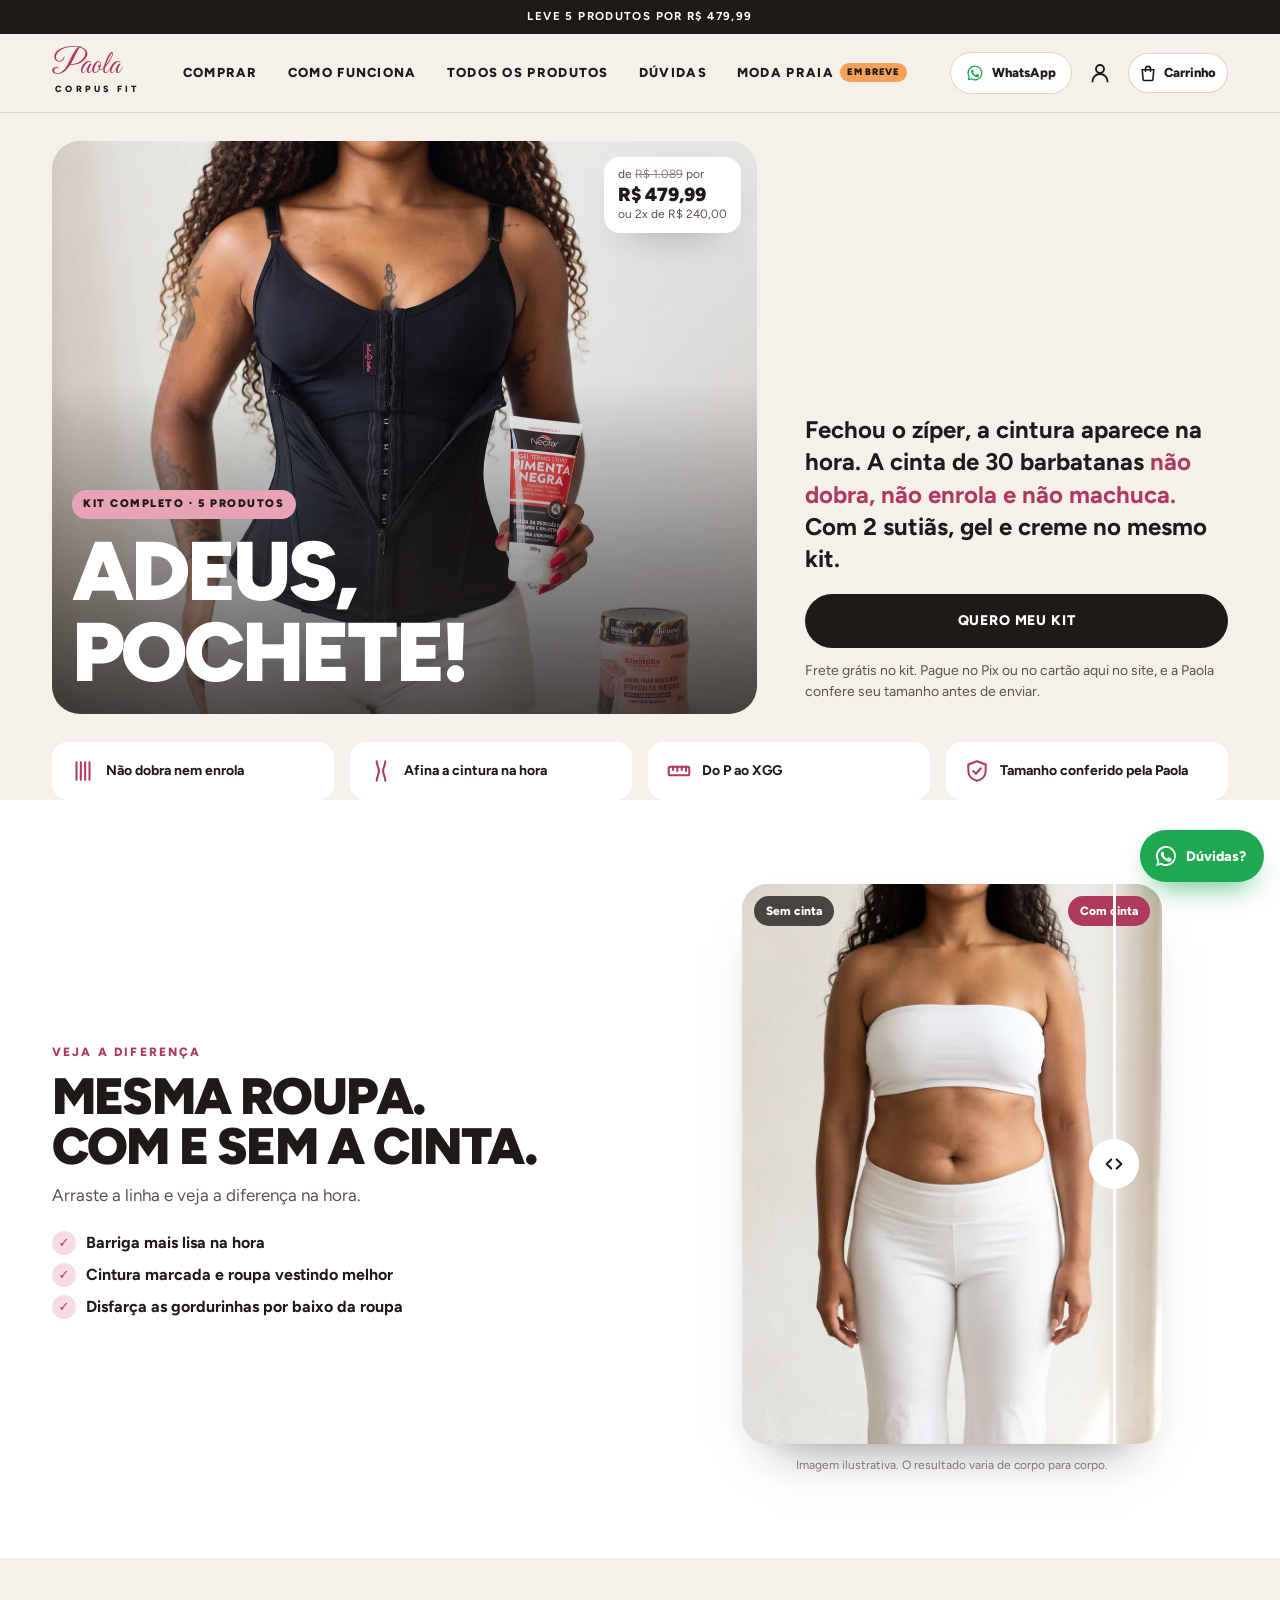
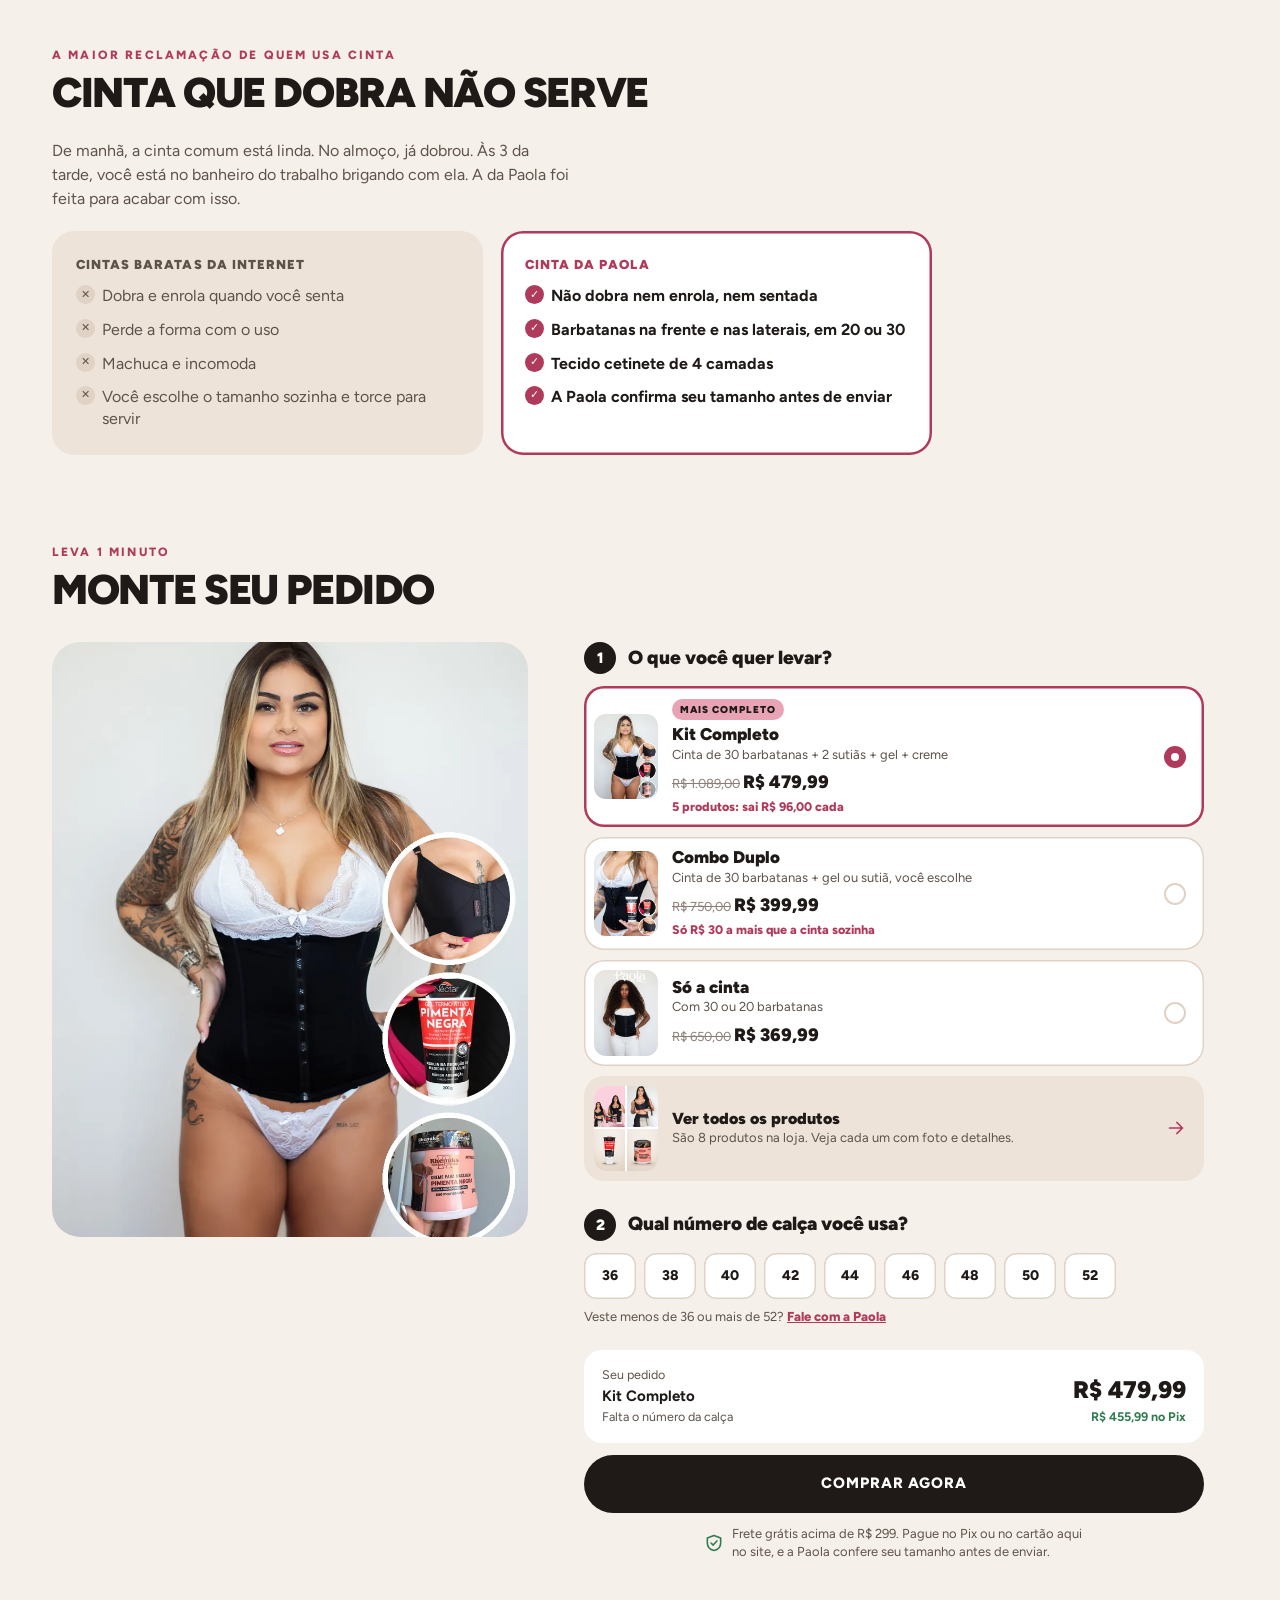
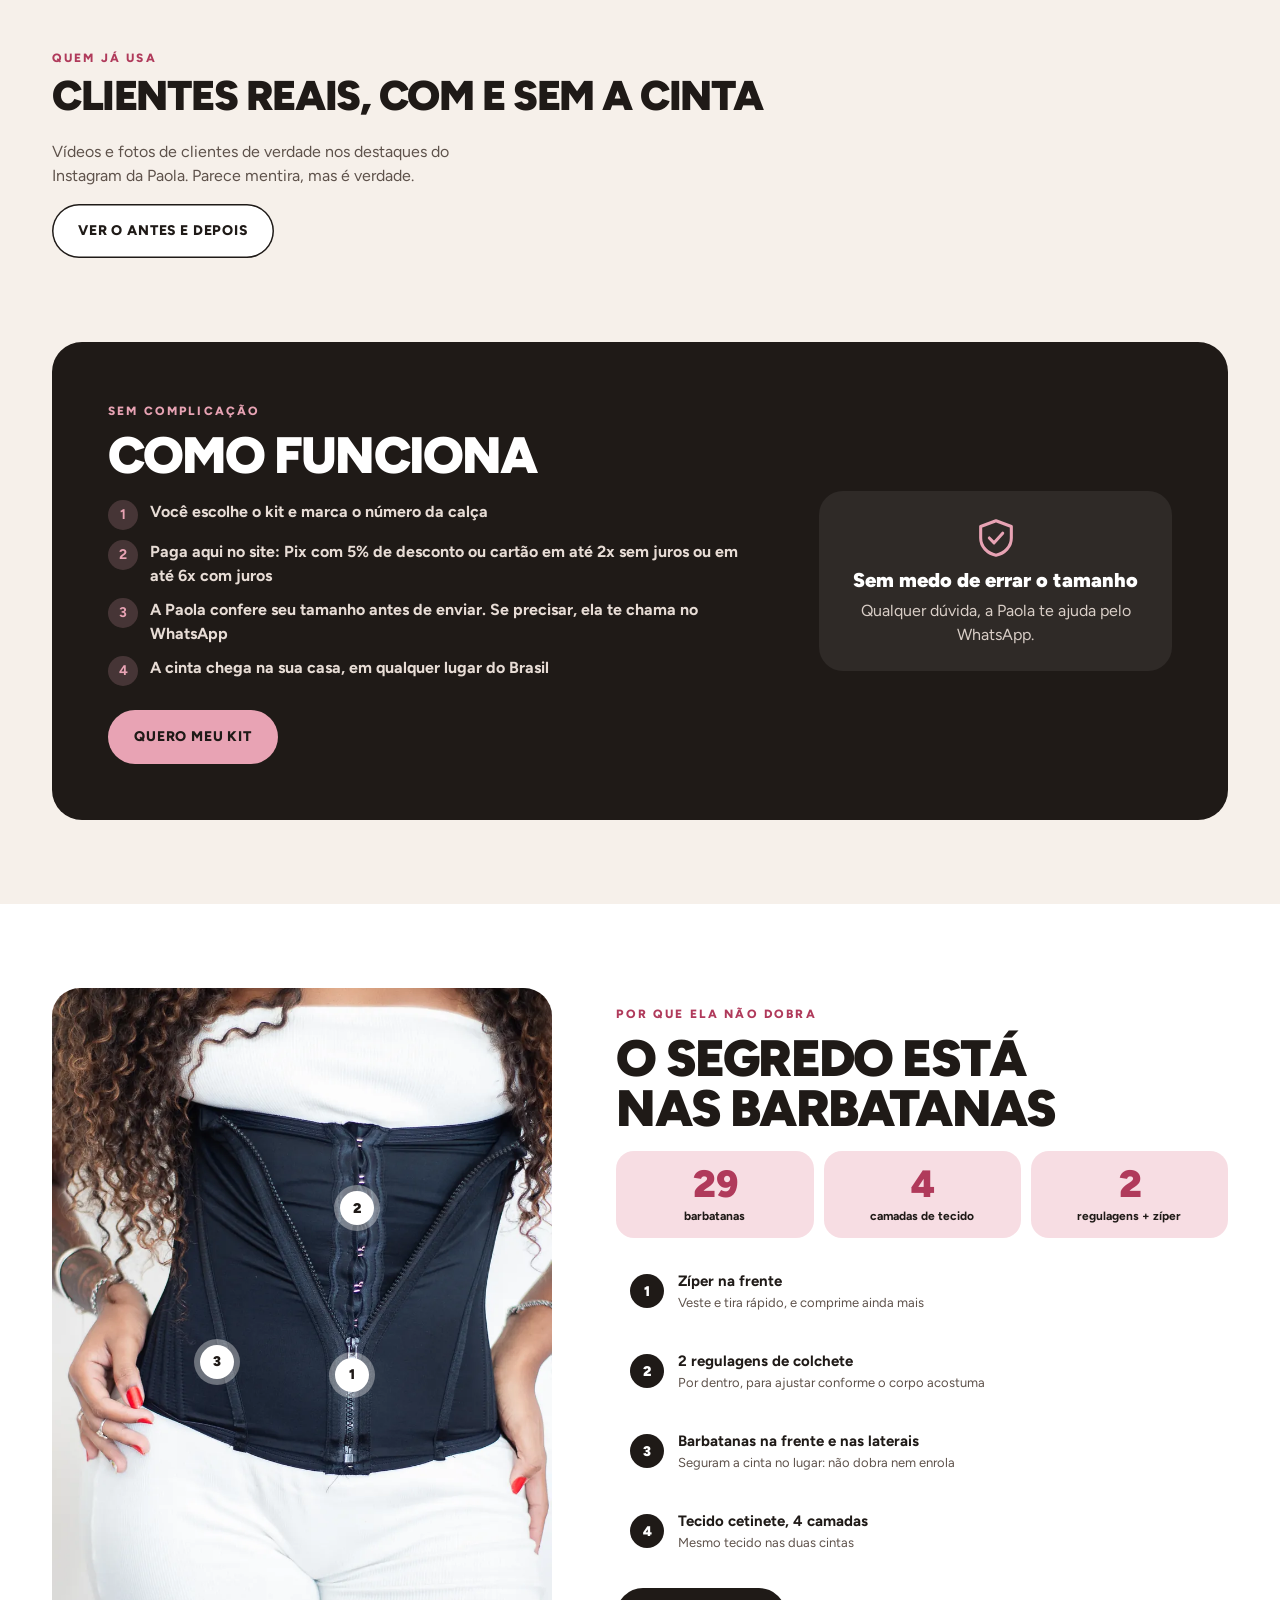
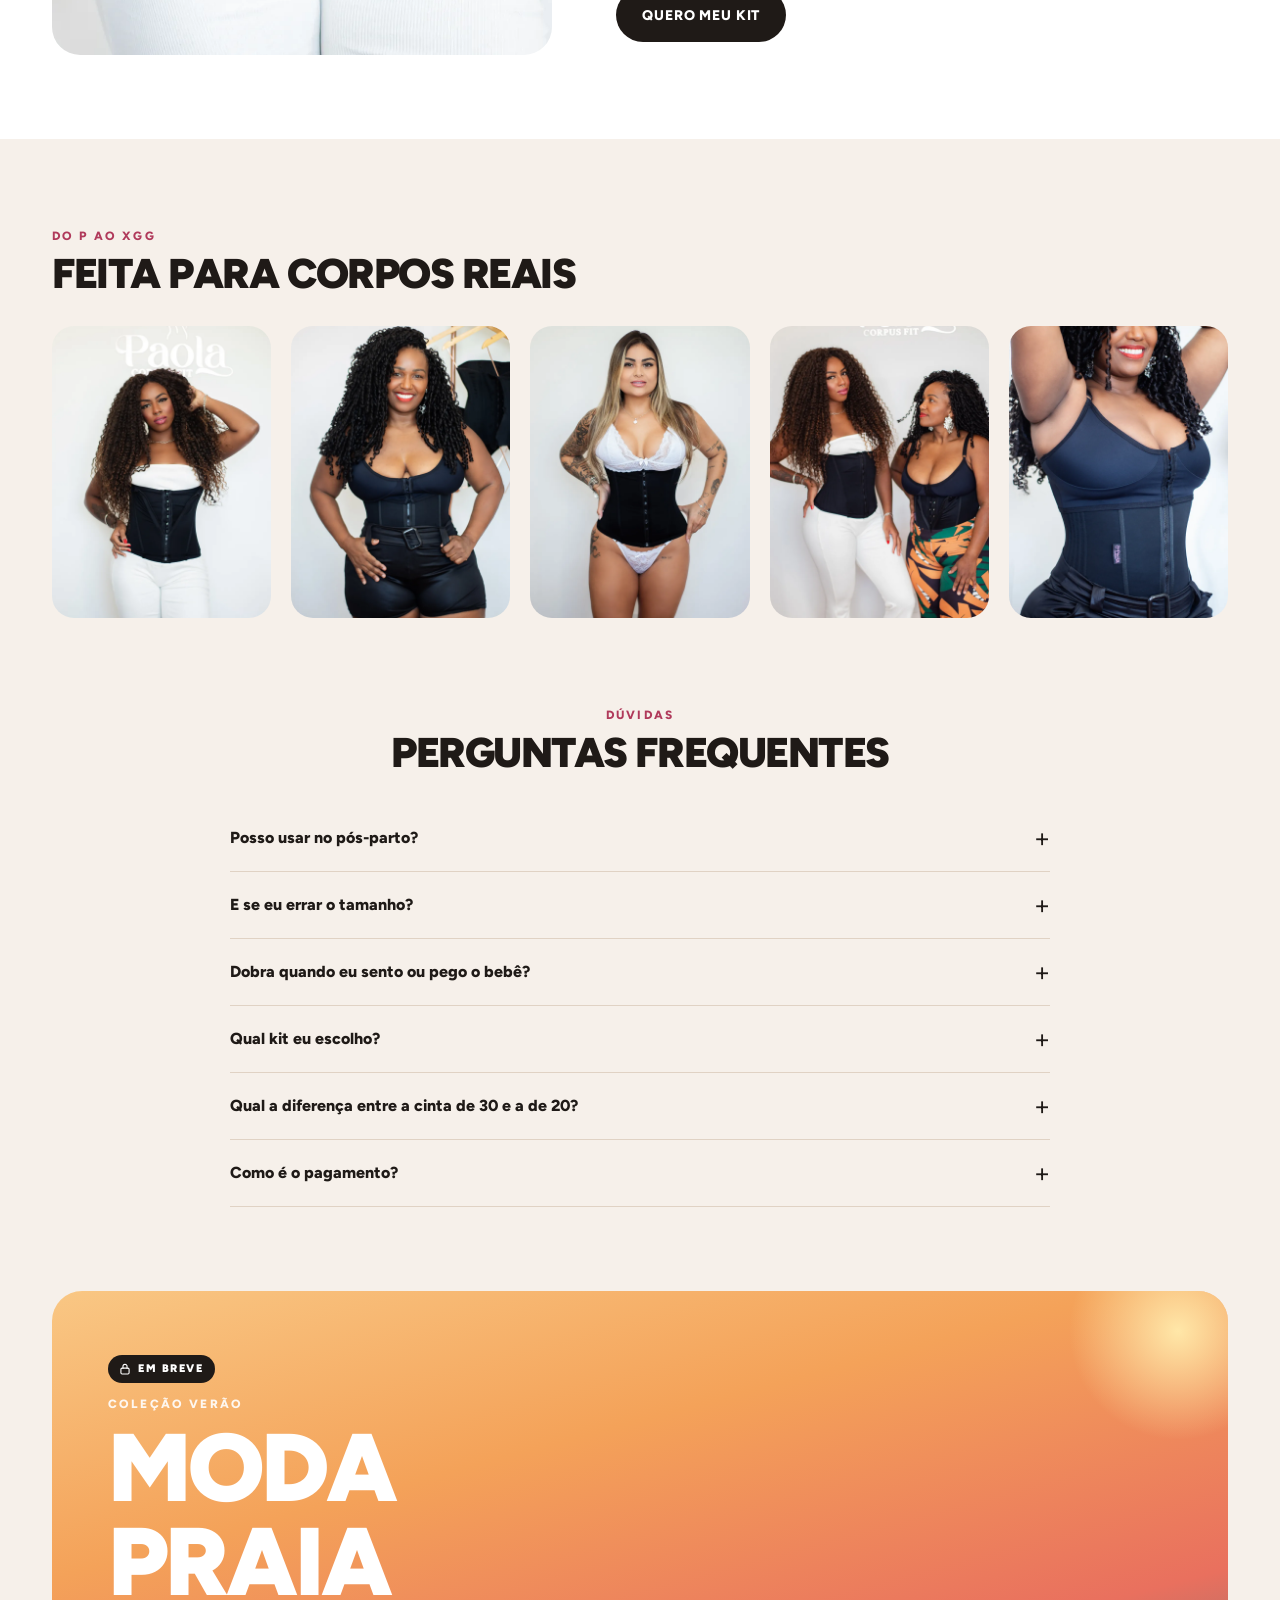
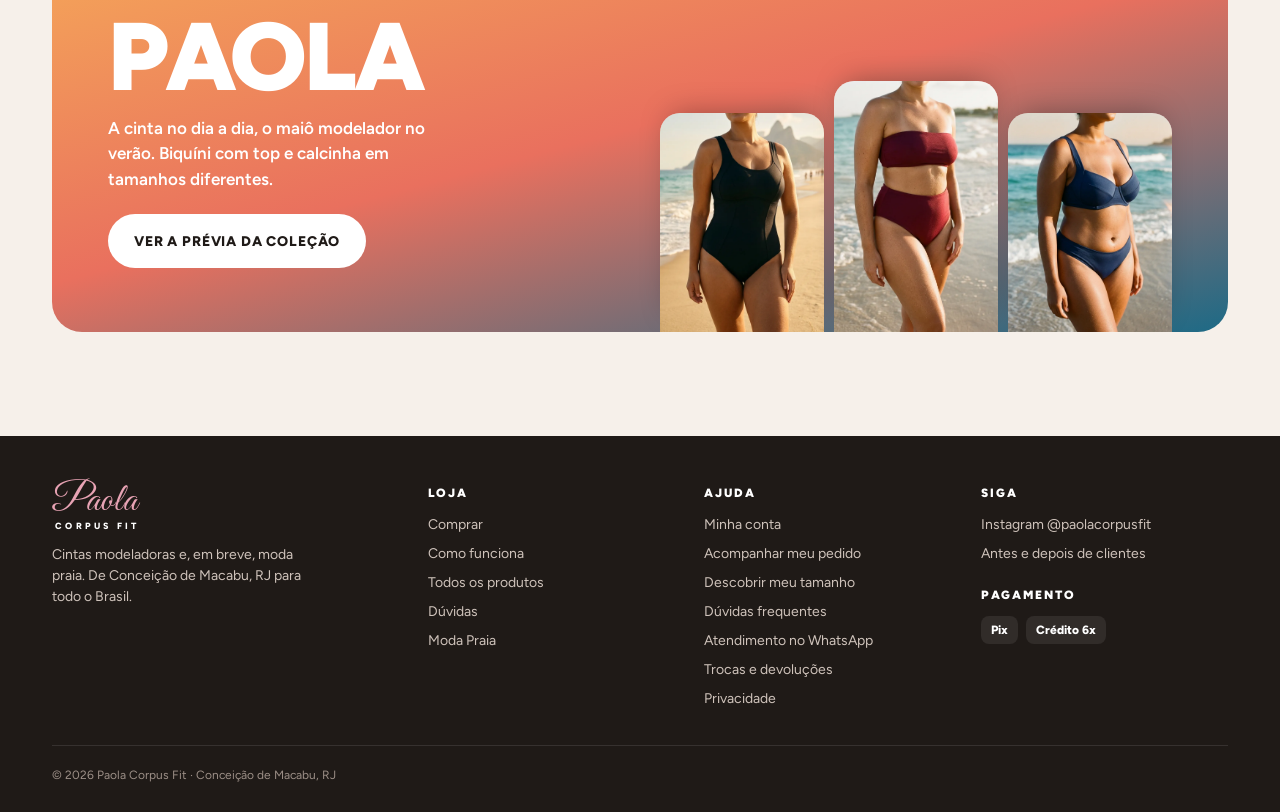
<file: index.html>
<!doctype html>
<html lang="pt-BR">
<head>
  <meta charset="utf-8">
  <meta name="viewport" content="width=device-width, initial-scale=1, viewport-fit=cover">
  <title>Cinta modeladora que não dobra nem enrola | Paola Corpus Fit</title>
  <meta name="description" content="Cinta de zíper com 20 ou 30 barbatanas, do P ao XGG, que não dobra nem enrola. Pague no site, no Pix ou no cartão, e a Paola confere seu tamanho antes de enviar.">
  <link rel="canonical" href="https://paolacorpusfit.com.br/">
  <meta name="theme-color" content="#F6F0EA">
  <meta property="og:type" content="website">
  <meta property="og:locale" content="pt_BR">
  <meta property="og:site_name" content="Paola Corpus Fit">
  <meta property="og:url" content="https://paolacorpusfit.com.br/">
  <meta property="og:title" content="Cinta modeladora que não dobra nem enrola | Paola Corpus Fit">
  <meta property="og:description" content="Cinta de zíper com 20 ou 30 barbatanas, do P ao XGG. Pague no site e a Paola confere seu tamanho antes de enviar.">
  <meta property="og:image" content="https://paolacorpusfit.com.br/img/og-real.jpg">
  <link rel="icon" href="img/favicon.svg" type="image/svg+xml">
  <link rel="preload" href="fonts/figtree.woff2" as="font" type="font/woff2" crossorigin>
  <link rel="stylesheet" href="css/estilo.css?v=19">
</head>
<body data-pagina="inicio">
  <div id="topo"></div>

  <main>
    <!-- 1. O que é, em uma olhada -->
    <section class="hero">
      <div class="wrap">
        <div class="hero-grade">
          <a class="hero-foto hero-combo" href="#comprar">
            <img src="img/hero-combo.webp" alt="Modelo com a cinta de 30 barbatanas e o sutiã reforçado, segurando o gel termoativo, ao lado do creme para massagem" width="1400" height="1400" fetchpriority="high">
            <span class="etiqueta-preco"><span data-so-de>de <s data-v="kit-de">R$ 1.089</s> por</span><b data-v="kit-preco">R$ 479,99</b><span data-v="kit-parcela">ou 2x de R$ 240,00</span></span>
            <div class="hero-sobre">
              <span class="selo-hero">Kit completo · 5 produtos</span>
              <h1 class="titulo">Adeus, pochete!</h1>
            </div>
          </a>
          <div class="hero-painel">
            <p class="frase">Fechou o zíper, a cintura aparece na hora. A cinta de 30 barbatanas <em>não dobra, não enrola e não machuca.</em> Com 2 sutiãs, gel e creme no mesmo kit.</p>
            <div class="hero-acoes">
              <a class="btn btn-preto" href="#comprar">Quero meu kit</a>
            </div>
            <p class="hero-nota" data-texto-site="hero">Frete grátis no kit. Pague no Pix ou no cartão aqui no site, e a Paola confere seu tamanho antes de enviar.</p>
          </div>
        </div>

        <div class="beneficios">
          <div class="benef"><svg viewBox="0 0 24 24" fill="none" stroke="currentColor" stroke-width="1.9" stroke-linecap="round" aria-hidden="true"><path d="M6 4v16M10 4v16M14 4v16M18 4v16"/></svg>Não dobra nem enrola</div>
          <div class="benef"><svg viewBox="0 0 24 24" fill="none" stroke="currentColor" stroke-width="1.9" stroke-linecap="round" stroke-linejoin="round" aria-hidden="true"><path d="M8 3c0 4 2 5 2 9s-2 5-2 9M16 3c0 4-2 5-2 9s2 5 2 9"/></svg>Afina a cintura na hora</div>
          <div class="benef"><svg viewBox="0 0 24 24" fill="none" stroke="currentColor" stroke-width="1.9" stroke-linecap="round" stroke-linejoin="round" aria-hidden="true"><rect x="2.5" y="8" width="19" height="8" rx="1.5"/><path d="M6.5 8v3M10.5 8v4M14.5 8v3M18.5 8v4"/></svg>Do P ao XGG</div>
          <div class="benef"><svg viewBox="0 0 24 24" fill="none" stroke="currentColor" stroke-width="1.9" stroke-linecap="round" stroke-linejoin="round" aria-hidden="true"><path d="M12 3l8 3v6c0 4.5-3.4 8-8 9-4.6-1-8-4.5-8-9V6z"/><path d="M8.5 12l2.5 2.5 4.5-5"/></svg>Tamanho conferido pela Paola</div>
        </div>
      </div>
    </section>

    <!-- 2. A prova: com e sem a cinta -->
    <section class="secao secao-branca" style="background:#fff">
      <div class="wrap com-sem">
        <div class="com-sem-txt">
          <span class="sobre">Veja a diferença</span>
          <h2 class="titulo" style="margin-top:8px">Mesma roupa. Com e sem a cinta.</h2>
          <p>Arraste a linha e veja a diferença na hora.</p>
          <ul class="pontos-prod">
            <li>Barriga mais lisa na hora</li>
            <li>Cintura marcada e roupa vestindo melhor</li>
            <li>Disfarça as gordurinhas por baixo da roupa</li>
          </ul>
        </div>
        <div>
          <div class="antes-depois" style="--pos:50%">
            <img src="img/com-cinta-real.webp" alt="Mulher de top e calça brancos usando a cinta de zíper, com a cintura marcada" width="896" height="1200" loading="lazy">
            <img class="antes" src="img/sem-cinta-real.webp" alt="A mesma mulher, com a mesma roupa, sem a cinta" width="896" height="1200" loading="lazy">
            <span class="tag-ad esq">Sem cinta</span>
            <span class="tag-ad dir">Com cinta</span>
            <input type="range" min="0" max="100" value="50" aria-label="Arraste para comparar com e sem a cinta">
            <span class="linha" aria-hidden="true"></span>
            <span class="puxador" aria-hidden="true"><svg viewBox="0 0 24 24" fill="none" stroke="currentColor" stroke-width="2.2" stroke-linecap="round" stroke-linejoin="round"><path d="M9 7l-5 5 5 5M15 7l5 5-5 5"/></svg></span>
          </div>
          <p class="legenda">Imagem ilustrativa. O resultado varia de corpo para corpo.</p>
        </div>
      </div>
    </section>

    <!-- 3. A dor da categoria: por que as outras cintas decepcionam -->
    <section class="secao" id="diferenca">
      <div class="wrap">
        <div class="titulo-sec"><div><span class="sobre">A maior reclamação de quem usa cinta</span><h2 class="titulo">Cinta que dobra não serve</h2></div></div>
        <p class="sec-intro">De manhã, a cinta comum está linda. No almoço, já dobrou. Às 3 da tarde, você está no banheiro do trabalho brigando com ela. A da Paola foi feita para acabar com isso.</p>
        <div class="versus-tab">
          <div class="vt-col vt-outras">
            <h3>Cintas baratas da internet</h3>
            <ul>
              <li>Dobra e enrola quando você senta</li>
              <li>Perde a forma com o uso</li>
              <li>Machuca e incomoda</li>
              <li>Você escolhe o tamanho sozinha e torce para servir</li>
            </ul>
          </div>
          <div class="vt-col vt-paola">
            <h3>Cinta da Paola</h3>
            <ul>
              <li>Não dobra nem enrola, nem sentada</li>
              <li>Barbatanas na frente e nas laterais, em 20 ou 30</li>
              <li>Tecido cetinete de 4 camadas</li>
              <li>A Paola confirma seu tamanho antes de enviar</li>
            </ul>
          </div>
        </div>
      </div>
    </section>

    <!-- 4. O pedido em 2 passos -->
    <section class="secao" id="comprar" style="padding-top:0">
      <div class="wrap">
        <div class="titulo-sec"><div><span class="sobre">Leva 1 minuto</span><h2 class="titulo">Monte seu pedido</h2></div></div>
        <div class="comprar-grade">
          <div class="comprar-foto"><img id="comprar-foto" src="img/real-combo-5.webp" alt="" loading="lazy"></div>
          <div class="pedido" id="pedido"></div>
        </div>
      </div>
    </section>

    <!-- 5. Quem já usa (perto da decisão) -->
    <section class="secao" style="padding-top:0">
      <div class="wrap">
        <div class="titulo-sec"><div><span class="sobre">Quem já usa</span><h2 class="titulo">Clientes reais, com e sem a cinta</h2></div></div>
        <p class="chamada-ig">Vídeos e fotos de clientes de verdade nos destaques do Instagram da Paola. Parece mentira, mas é verdade.</p>
        <a class="btn btn-claro" href="https://www.instagram.com/stories/highlights/18047489036211417/" target="_blank" rel="noopener">Ver o antes e depois</a>
        <div class="avaliacoes" id="avaliacoes"></div>
      </div>
    </section>

    <!-- 6. Como funciona -->
    <section class="secao" id="como-funciona" style="padding-top:0">
      <div class="wrap">
        <div class="teste-banner">
          <div>
            <span class="sobre">Sem complicação</span>
            <h2 class="titulo">Como funciona</h2>
            <ol class="teste-passos tam-passos">
              <li><b>1</b>Você escolhe o kit e marca o número da calça</li>
              <li><b>2</b><span data-texto-site="passo2">Paga aqui no site: Pix com 5% de desconto ou cartão em até 2x sem juros</span></li>
              <li><b>3</b><span data-texto-site="passo3">A Paola confere seu tamanho antes de enviar. Se precisar, ela te chama no WhatsApp</span></li>
              <li><b>4</b>A cinta chega na sua casa, em qualquer lugar do Brasil</li>
            </ol>
            <a class="btn btn-rosa" href="#comprar">Quero meu kit</a>
          </div>
          <div class="teste-selo">
            <svg viewBox="0 0 24 24" fill="none" stroke="currentColor" stroke-width="1.6" stroke-linecap="round" stroke-linejoin="round" aria-hidden="true"><path d="M12 3l8 3v6c0 4.5-3.4 8-8 9-4.6-1-8-4.5-8-9V6z"/><path d="M8.5 12l2.5 2.5 4.5-5"/></svg>
            <b>Sem medo de errar o tamanho</b>
            <span>Qualquer dúvida, a Paola te ajuda pelo WhatsApp.</span>
          </div>
        </div>
      </div>
    </section>

    <!-- 7. O mecanismo: por que não dobra -->
    <section class="secao secao-branca" style="background:#fff">
      <div class="wrap anatomia">
        <div class="anatomia-foto">
          <img src="img/real-cinta-detalhe.webp" alt="Zíper, colchetes e barbatanas da cinta da Paola" width="896" height="1200" loading="lazy">
          <span class="pino" style="left:60%;top:58%">1</span>
          <span class="pino" style="left:61%;top:33%">2</span>
          <span class="pino" style="left:33%;top:56%">3</span>
        </div>
        <div>
          <span class="sobre">Por que ela não dobra</span>
          <h2 class="titulo" style="margin-top:8px">O segredo está nas barbatanas</h2>
          <div class="numeros">
            <div><b data-conta="30">30</b><small>barbatanas</small></div>
            <div><b data-conta="4">4</b><small>camadas de tecido</small></div>
            <div><b data-conta="2">2</b><small>regulagens + zíper</small></div>
          </div>
          <ol class="pontos-cinta">
            <li><span class="n">1</span><div><b>Zíper na frente</b><small>Veste e tira rápido, e comprime ainda mais</small></div></li>
            <li><span class="n">2</span><div><b>2 regulagens de colchete</b><small>Por dentro, para ajustar conforme o corpo acostuma</small></div></li>
            <li><span class="n">3</span><div><b>Barbatanas na frente e nas laterais</b><small>Seguram a cinta no lugar: não dobra nem enrola</small></div></li>
            <li><span class="n">4</span><div><b>Tecido cetinete, 4 camadas</b><small>Mesmo tecido nas duas cintas</small></div></li>
          </ol>
          <a class="btn btn-preto" href="#comprar" style="margin-top:22px">Quero meu kit</a>
        </div>
      </div>
    </section>

    <!-- 6. Corpos reais -->
    <section class="secao">
      <div class="wrap">
        <div class="titulo-sec"><div><span class="sobre">Do P ao XGG</span><h2 class="titulo">Feita para corpos reais</h2></div></div>
        <div class="corpos">
          <figure><img src="img/real-cinta-pose.webp" alt="Modelo com a cinta da Paola e calça branca" loading="lazy"></figure>
          <figure><img src="img/real-cinta-20.webp" alt="Modelo curvilínea com a cinta e short preto" loading="lazy"></figure>
          <figure><img src="img/real-cinta-loira.webp" alt="Modelo com a cinta e lingerie branca" loading="lazy"></figure>
          <figure><img src="img/real-dupla.webp" alt="Duas modelos usando a cinta no estúdio da Paola" loading="lazy"></figure>
          <figure><img src="img/real-cinta-curvas.webp" alt="Modelo com a cinta e o sutiã reforçado" loading="lazy"></figure>
        </div>
      </div>
    </section>

    <!-- 8. Dúvidas -->
    <section class="secao" id="duvidas" style="padding-top:0">
      <div class="wrap">
        <div class="titulo-sec" style="justify-content:center;text-align:center"><div><span class="sobre">Dúvidas</span><h2 class="titulo">Perguntas frequentes</h2></div></div>
        <div class="faq">
          <details><summary>Posso usar no pós-parto?</summary><p>Pode, com a liberação do seu médico. Depois da gravidez, ela segura a barriga e marca a cintura enquanto você usa, e você volta a se sentir bem nas suas roupas.</p></details>
          <details><summary>E se eu errar o tamanho?</summary><p>Por isso a Paola confere antes de enviar. Você escolhe pelo número da calça ou short (do P ao XGG, até o 52) e, no WhatsApp, ela confirma o tamanho com você por uma foto de frente. Se mesmo assim não servir, ela combina a troca com você. Veja <a href="trocas.html">Trocas e devoluções</a>.</p></details>
          <details><summary>Dobra quando eu sento ou pego o bebê?</summary><p>Não. As barbatanas mantêm a cinta no lugar quando você senta, se abaixa ou se mexe. E ela não marca por baixo da roupa.</p></details>
          <details><summary>Qual kit eu escolho?</summary><p>O Kit Completo traz tudo junto: cinta, 2 sutiãs, gel e creme, e cada produto sai por menos de <span data-v="kit-cada">R$ 96</span>. Se quiser gastar menos, o Combo Duplo (cinta + gel ou sutiã) custa só <span data-v="duplo-a-mais">R$ 30</span> a mais que a cinta sozinha.</p></details>
          <details><summary>Qual a diferença entre a cinta de 30 e a de 20?</summary><p>Só a quantidade de barbatanas: 30 ou 20. Tecido, zíper, regulagens e modelagem são iguais. A de 30 tem mais firmeza na frente e nas laterais. A de 20 é a opção de menor preço, para quem quer a mesma cinta gastando menos.</p></details>
          <details data-texto-site="faq"><summary>Como é o pagamento?</summary><p>Você paga aqui no site, com a proteção do Mercado Pago: no Pix (com 5% de desconto) ou no cartão em até 2x sem juros. Depois, a Paola confere seu tamanho e envia de Conceição de Macabu para todo o Brasil.</p></details>
        </div>
      </div>
    </section>

    <!-- 9. Lançamento moda praia -->
    <section class="secao" style="padding-top:0">
      <div class="wrap">
        <div class="praia-banner">
          <div>
            <span class="selo-breve"><svg viewBox="0 0 24 24" fill="none" stroke="currentColor" stroke-width="1.9" stroke-linecap="round" stroke-linejoin="round" aria-hidden="true"><rect x="5" y="10.5" width="14" height="10" rx="2"/><path d="M8.5 10.5V7.5a3.5 3.5 0 0 1 7 0v3"/></svg>Em breve</span>
            <span class="sobre">Coleção Verão</span>
            <h2 class="titulo">Moda praia Paola</h2>
            <p>A cinta no dia a dia, o maiô modelador no verão. Biquíni com top e calcinha em tamanhos diferentes.</p>
            <a class="btn btn-branco" href="moda-praia.html">Ver a prévia da coleção</a>
          </div>
          <div class="praia-pecas" id="praia-pecas"></div>
        </div>
      </div>
    </section>
  </main>

  <div class="barra-prod" id="barra-inicio"><div><small>Kit Completo · 5 produtos</small><b data-v="kit-preco">R$ 479,99</b></div><a class="btn btn-preto" href="#comprar">Quero meu kit</a></div>
  <div id="rodape"></div>
  <script src="js/dados.js?v=9"></script>
  <script src="js/frete.js?v=1"></script>
  <script src="js/config.js"></script>
  <script src="js/catalogo.js?v=12"></script>
  <script src="js/app.js?v=26"></script>
</body>
</html>
</file>
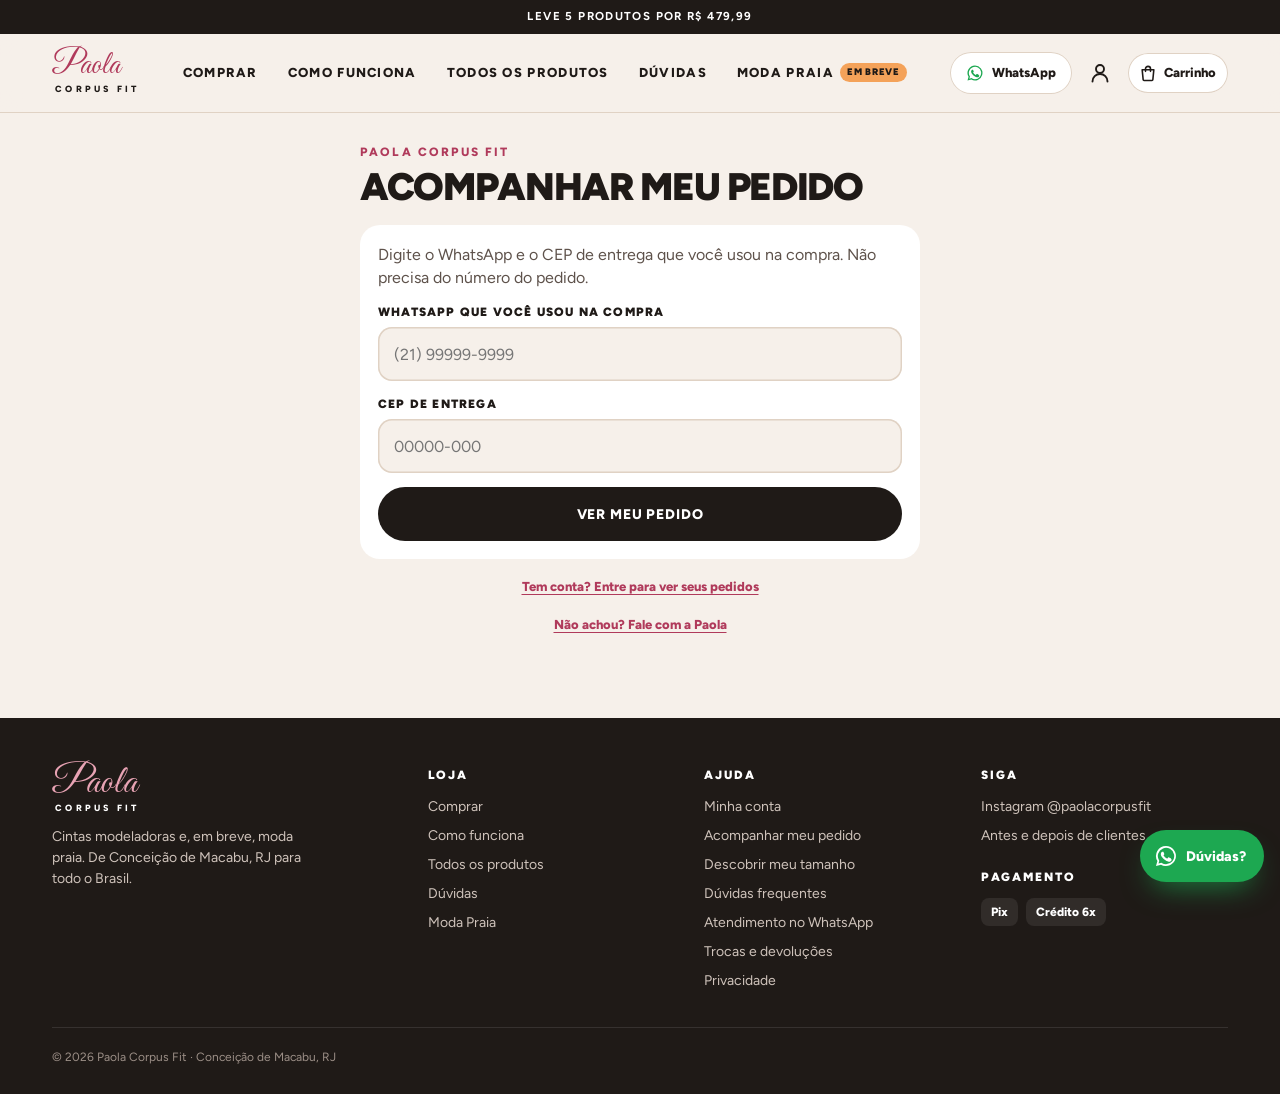
<file: acompanhar.html>
<!doctype html>
<html lang="pt-BR">
<head>
  <meta charset="utf-8">
  <meta name="viewport" content="width=device-width, initial-scale=1, viewport-fit=cover">
  <title>Acompanhar pedido | Paola Corpus Fit</title>
  <meta name="robots" content="noindex, nofollow">
  <meta name="theme-color" content="#F6F0EA">
  <link rel="icon" href="img/favicon.svg" type="image/svg+xml">
  <link rel="preload" href="fonts/figtree.woff2" as="font" type="font/woff2" crossorigin>
  <link rel="stylesheet" href="css/estilo.css?v=19">
</head>
<body data-pagina="acompanhar">
  <div id="topo"></div>

  <main class="wrap">
    <div class="acomp" id="acompanhar"><p class="acomp-carregando">Buscando seu pedido…</p></div>
  </main>

  <div id="rodape"></div>
  <script src="js/dados.js?v=9"></script>
  <script src="js/frete.js?v=1"></script>
  <script src="js/config.js"></script>
  <script src="js/catalogo.js?v=12"></script>
  <script src="js/app.js?v=26"></script>
</body>
</html>
</file>
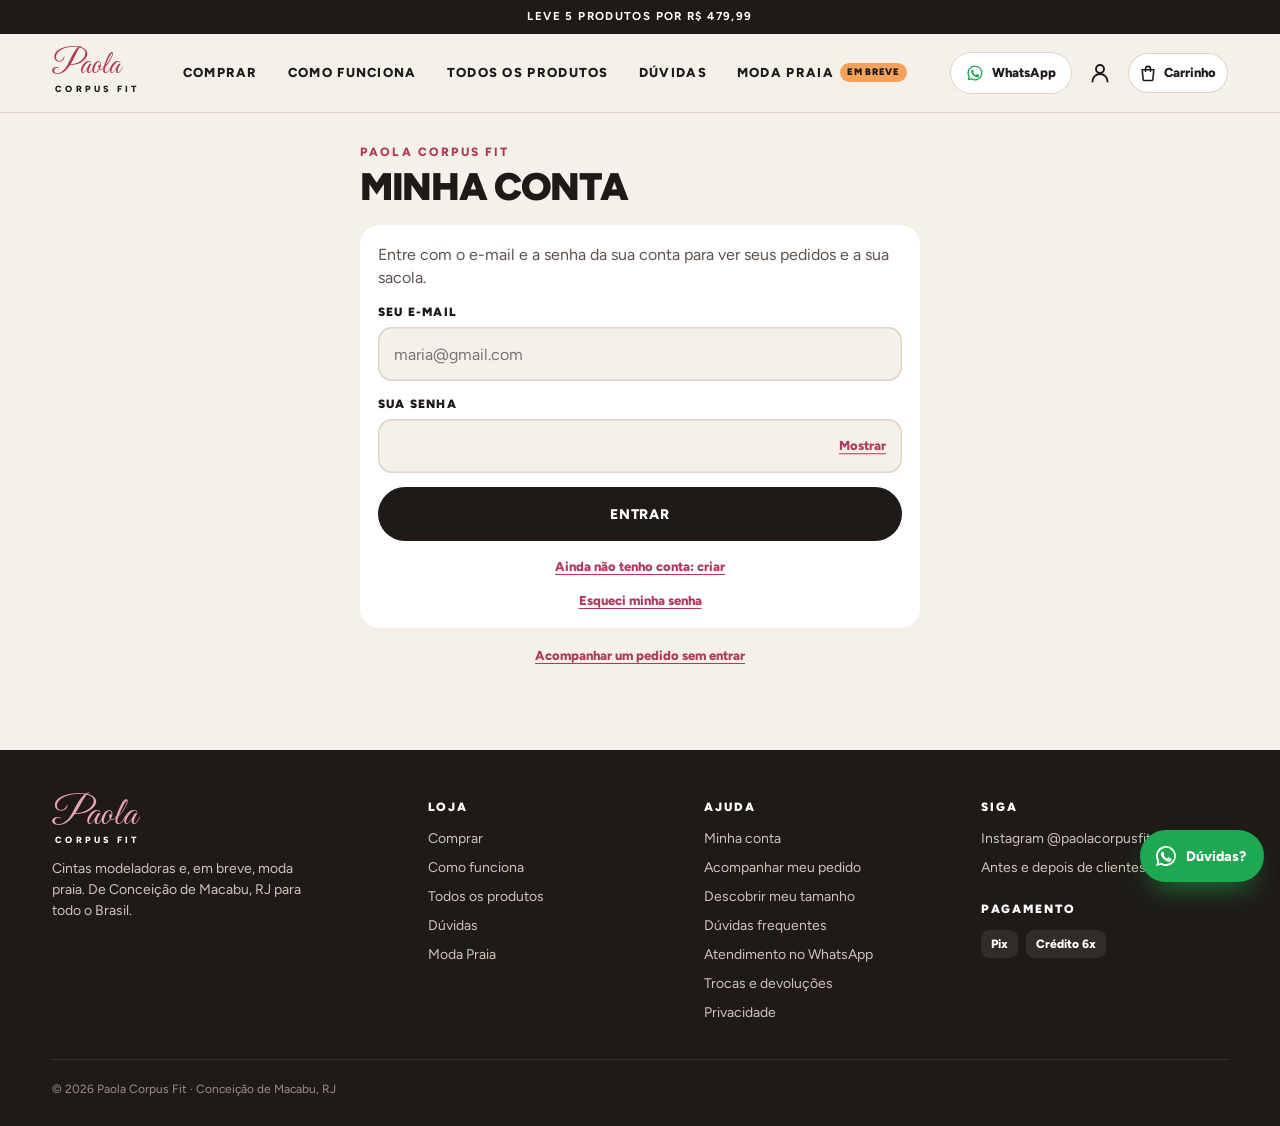
<file: conta.html>
<!doctype html>
<html lang="pt-BR">
<head>
  <meta charset="utf-8">
  <meta name="viewport" content="width=device-width, initial-scale=1, viewport-fit=cover">
  <title>Minha conta | Paola Corpus Fit</title>
  <meta name="robots" content="noindex, nofollow">
  <meta name="referrer" content="no-referrer">
  <meta name="theme-color" content="#F6F0EA">
  <link rel="icon" href="img/favicon.svg" type="image/svg+xml">
  <link rel="preload" href="fonts/figtree.woff2" as="font" type="font/woff2" crossorigin>
  <link rel="stylesheet" href="css/estilo.css?v=19">
</head>
<body data-pagina="conta">
  <div id="topo"></div>

  <main class="wrap">
    <div class="acomp" id="conta"><p class="acomp-carregando">Abrindo sua conta…</p></div>
  </main>

  <div id="rodape"></div>
  <script src="js/dados.js?v=9"></script>
  <script src="js/frete.js?v=1"></script>
  <script src="js/config.js"></script>
  <script src="js/catalogo.js?v=12"></script>
  <script src="js/app.js?v=26"></script>
</body>
</html>
</file>
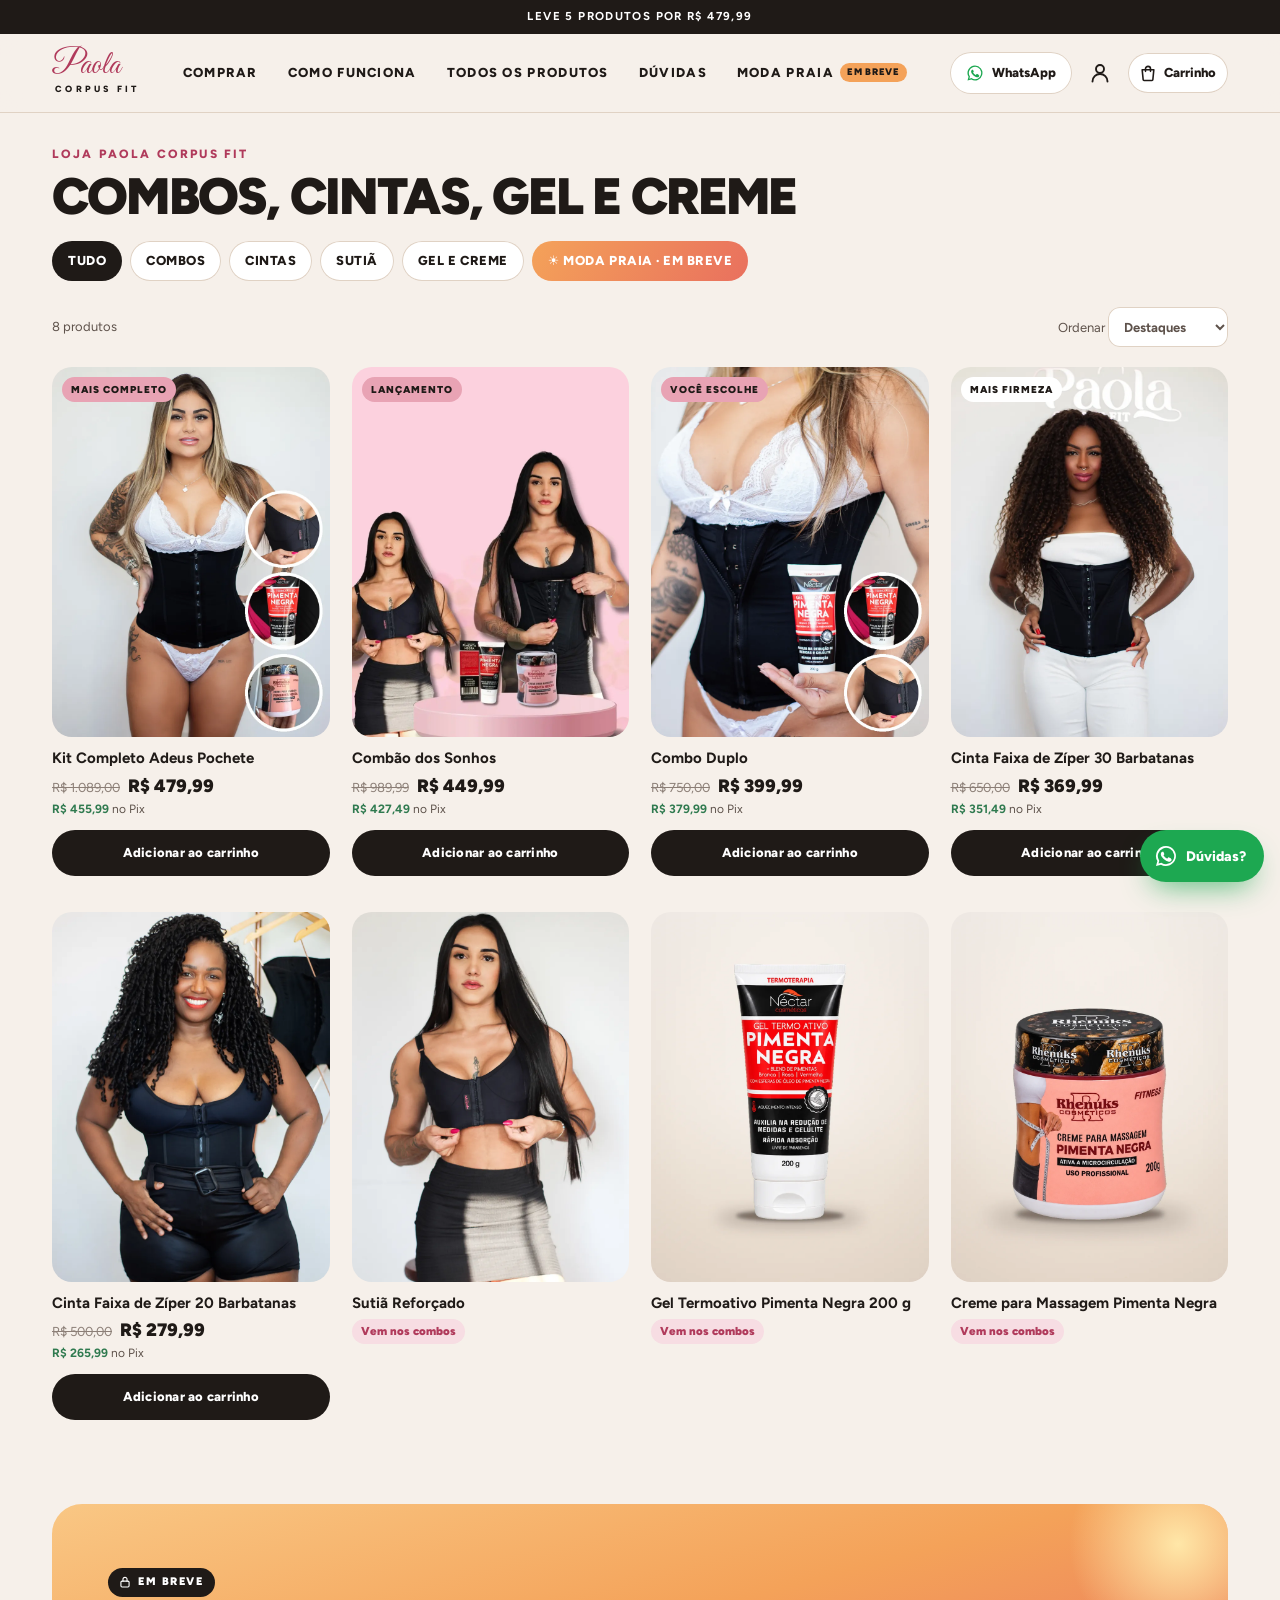
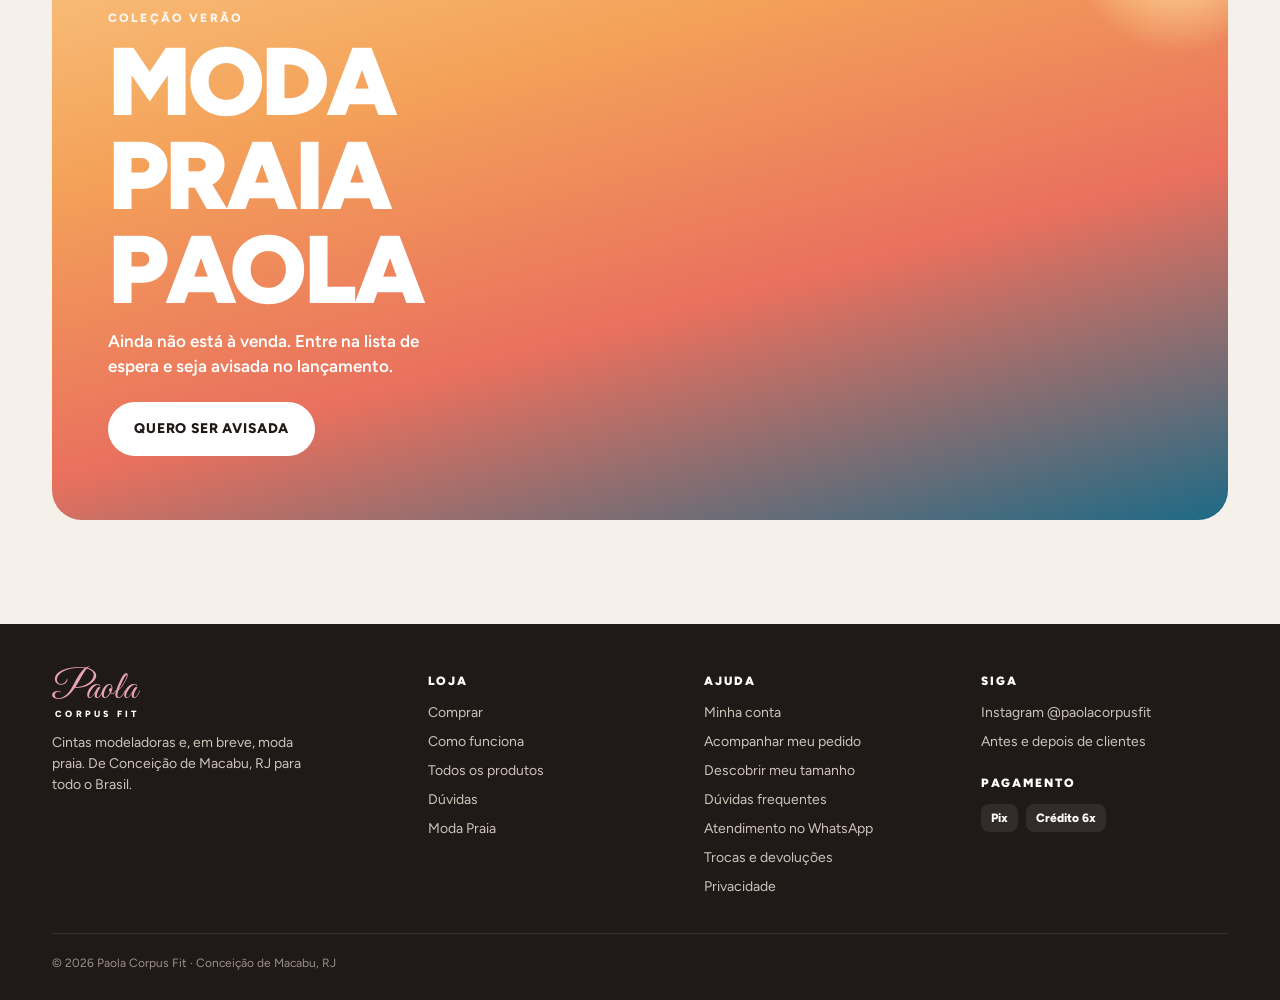
<file: loja.html>
<!doctype html>
<html lang="pt-BR">
<head>
  <meta charset="utf-8">
  <meta name="viewport" content="width=device-width, initial-scale=1, viewport-fit=cover">
  <title>Cintas modeladoras, kits e combos | Paola Corpus Fit</title>
  <meta name="description" content="Cintas de zíper com 20 ou 30 barbatanas, sutiã reforçado, gel e creme, sozinhos ou em combo. Pague no site, no Pix ou no cartão, com o tamanho conferido pela Paola.">
  <link rel="canonical" href="https://paolacorpusfit.com.br/loja.html">
  <meta name="theme-color" content="#F6F0EA">
  <meta property="og:type" content="website">
  <meta property="og:locale" content="pt_BR">
  <meta property="og:site_name" content="Paola Corpus Fit">
  <meta property="og:url" content="https://paolacorpusfit.com.br/loja.html">
  <meta property="og:title" content="Cintas modeladoras, kits e combos | Paola Corpus Fit">
  <meta property="og:description" content="Cintas de zíper com 20 ou 30 barbatanas, sutiã, gel e creme. Pague no site e a Paola confere seu tamanho antes de enviar.">
  <meta property="og:image" content="https://paolacorpusfit.com.br/img/og-real.jpg">
  <link rel="icon" href="img/favicon.svg" type="image/svg+xml">
  <link rel="preload" href="fonts/figtree.woff2" as="font" type="font/woff2" crossorigin>
  <link rel="stylesheet" href="css/estilo.css?v=19">
</head>
<body data-pagina="loja">
  <div id="topo"></div>

  <main class="wrap">
    <header class="loja-topo">
      <span class="sobre">Loja Paola Corpus Fit</span>
      <h1 class="titulo">Combos, cintas, gel e creme</h1>
    </header>
    <div class="filtros-barra"><nav class="filtros" id="filtros" aria-label="Categorias"></nav></div>
    <div class="loja-info">
      <span id="total-itens"></span>
      <label>Ordenar
        <select id="ordem">
          <option value="vendidos">Destaques</option>
          <option value="menor">Menor preço</option>
          <option value="maior">Maior preço</option>
        </select>
      </label>
    </div>
    <div class="grade" id="grade-loja"></div>

    <section class="secao">
      <div class="praia-banner">
        <div>
          <span class="selo-breve"><svg viewBox="0 0 24 24" fill="none" stroke="currentColor" stroke-width="1.9" stroke-linecap="round" stroke-linejoin="round" aria-hidden="true"><rect x="5" y="10.5" width="14" height="10" rx="2"/><path d="M8.5 10.5V7.5a3.5 3.5 0 0 1 7 0v3"/></svg>Em breve</span>
          <span class="sobre">Coleção Verão</span>
          <h2 class="titulo">Moda praia Paola</h2>
          <p>Ainda não está à venda. Entre na lista de espera e seja avisada no lançamento.</p>
          <a class="btn btn-branco" href="moda-praia.html">Quero ser avisada</a>
        </div>
      </div>
    </section>
  </main>

  <div id="rodape"></div>
  <script src="js/dados.js?v=9"></script>
  <script src="js/frete.js?v=1"></script>
  <script src="js/config.js"></script>
  <script src="js/catalogo.js?v=12"></script>
  <script src="js/app.js?v=26"></script>
</body>
</html>
</file>
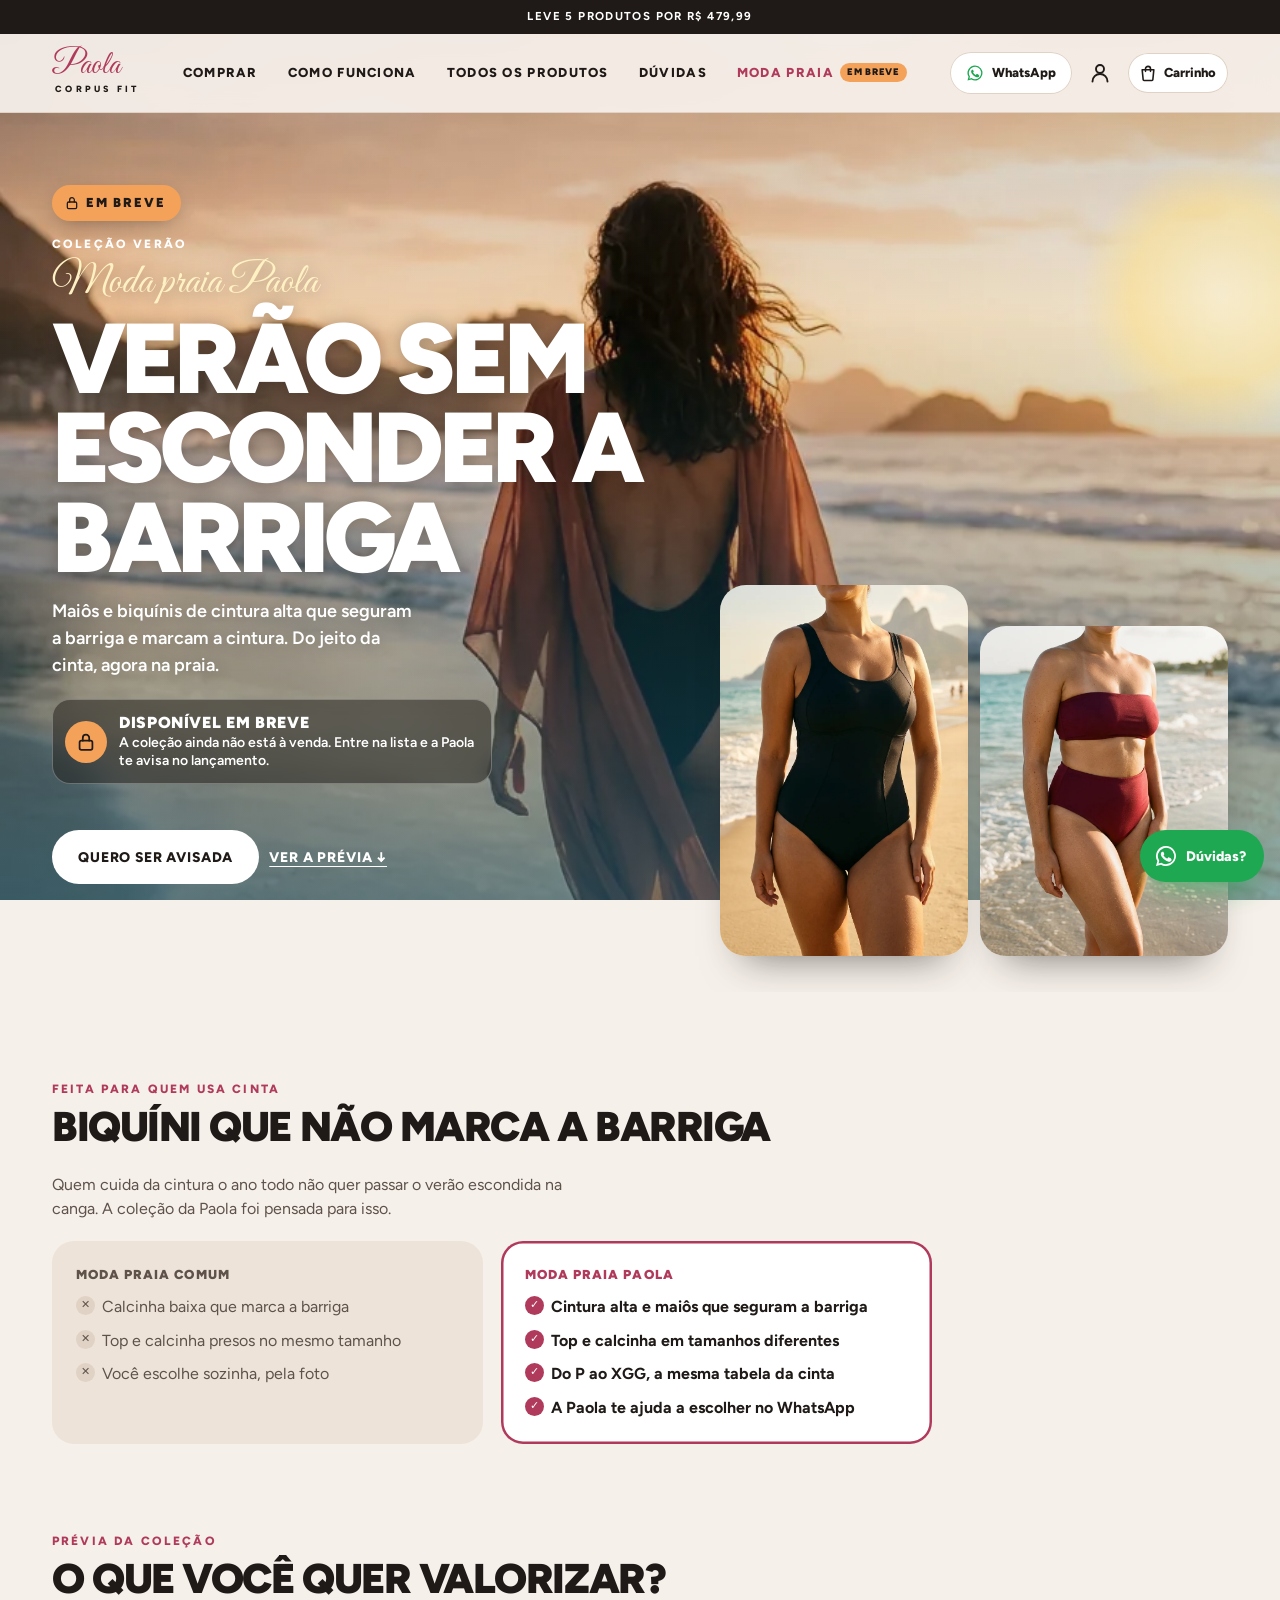
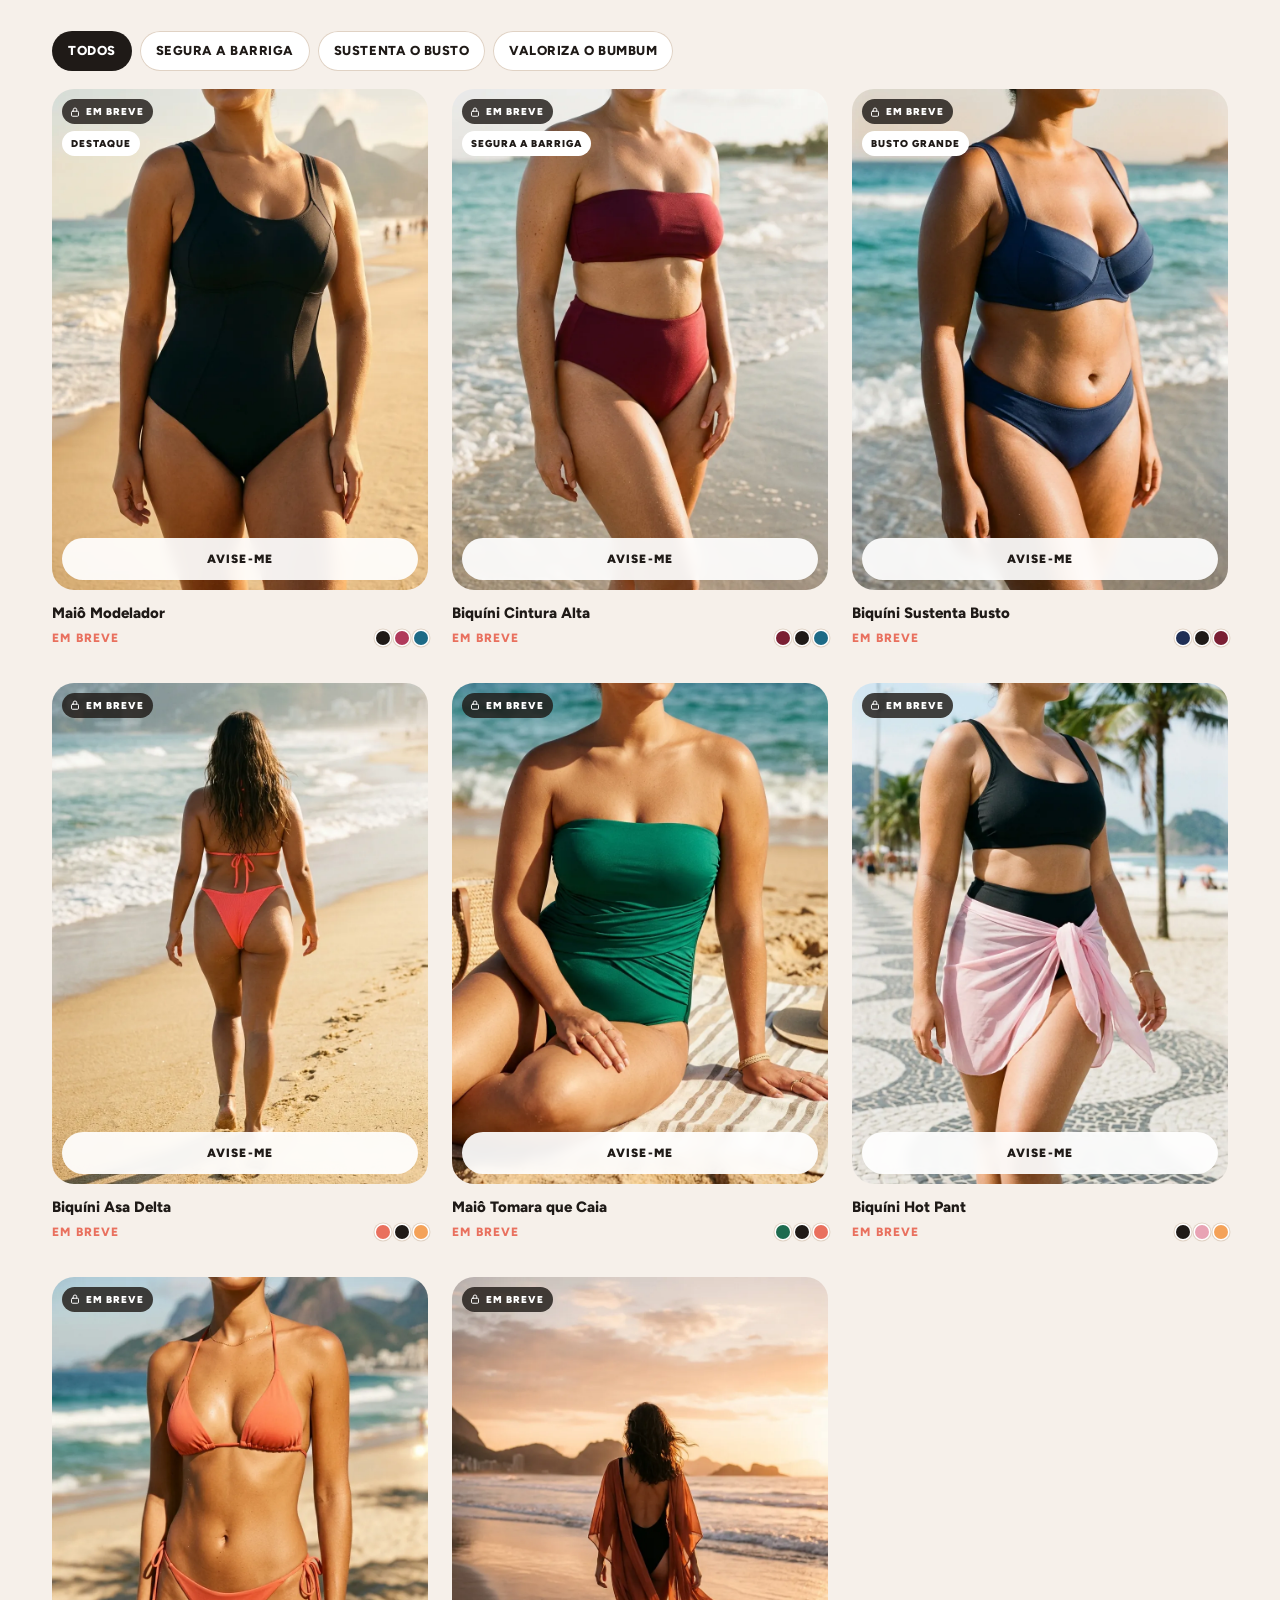
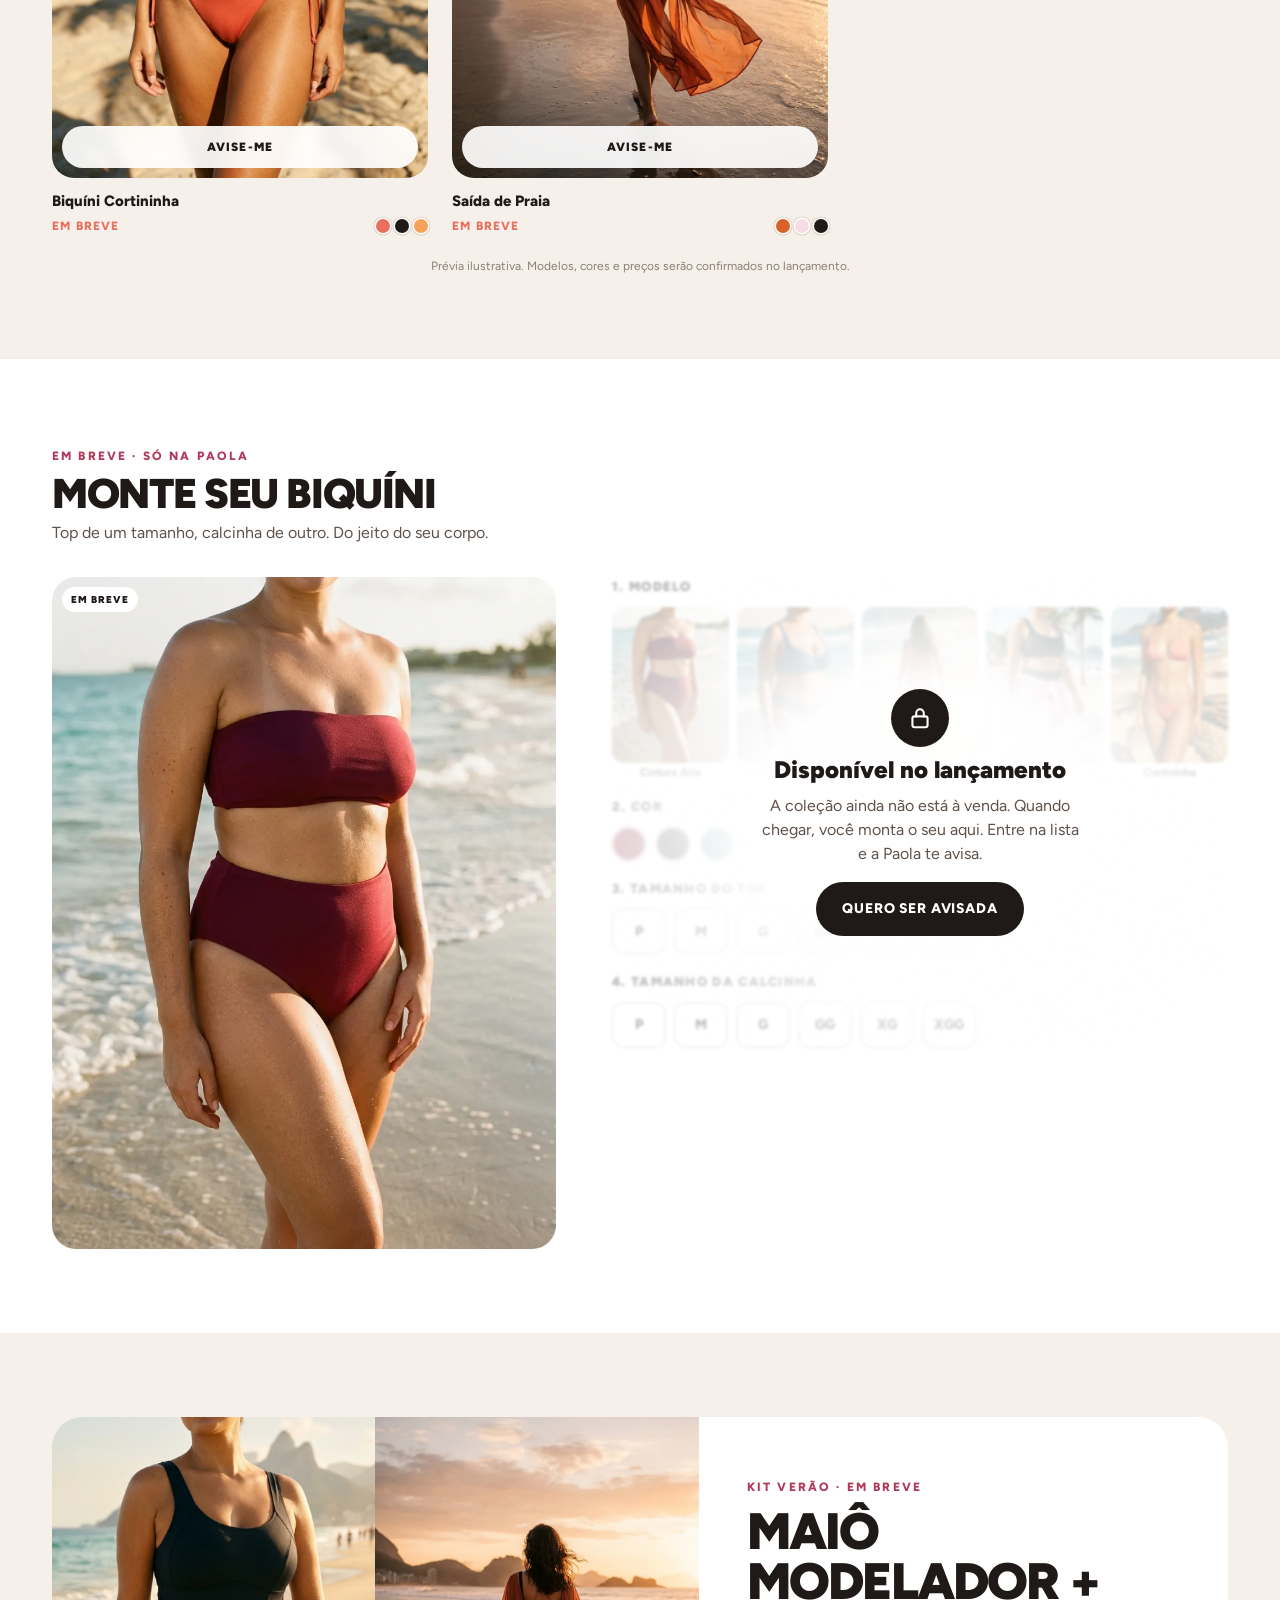
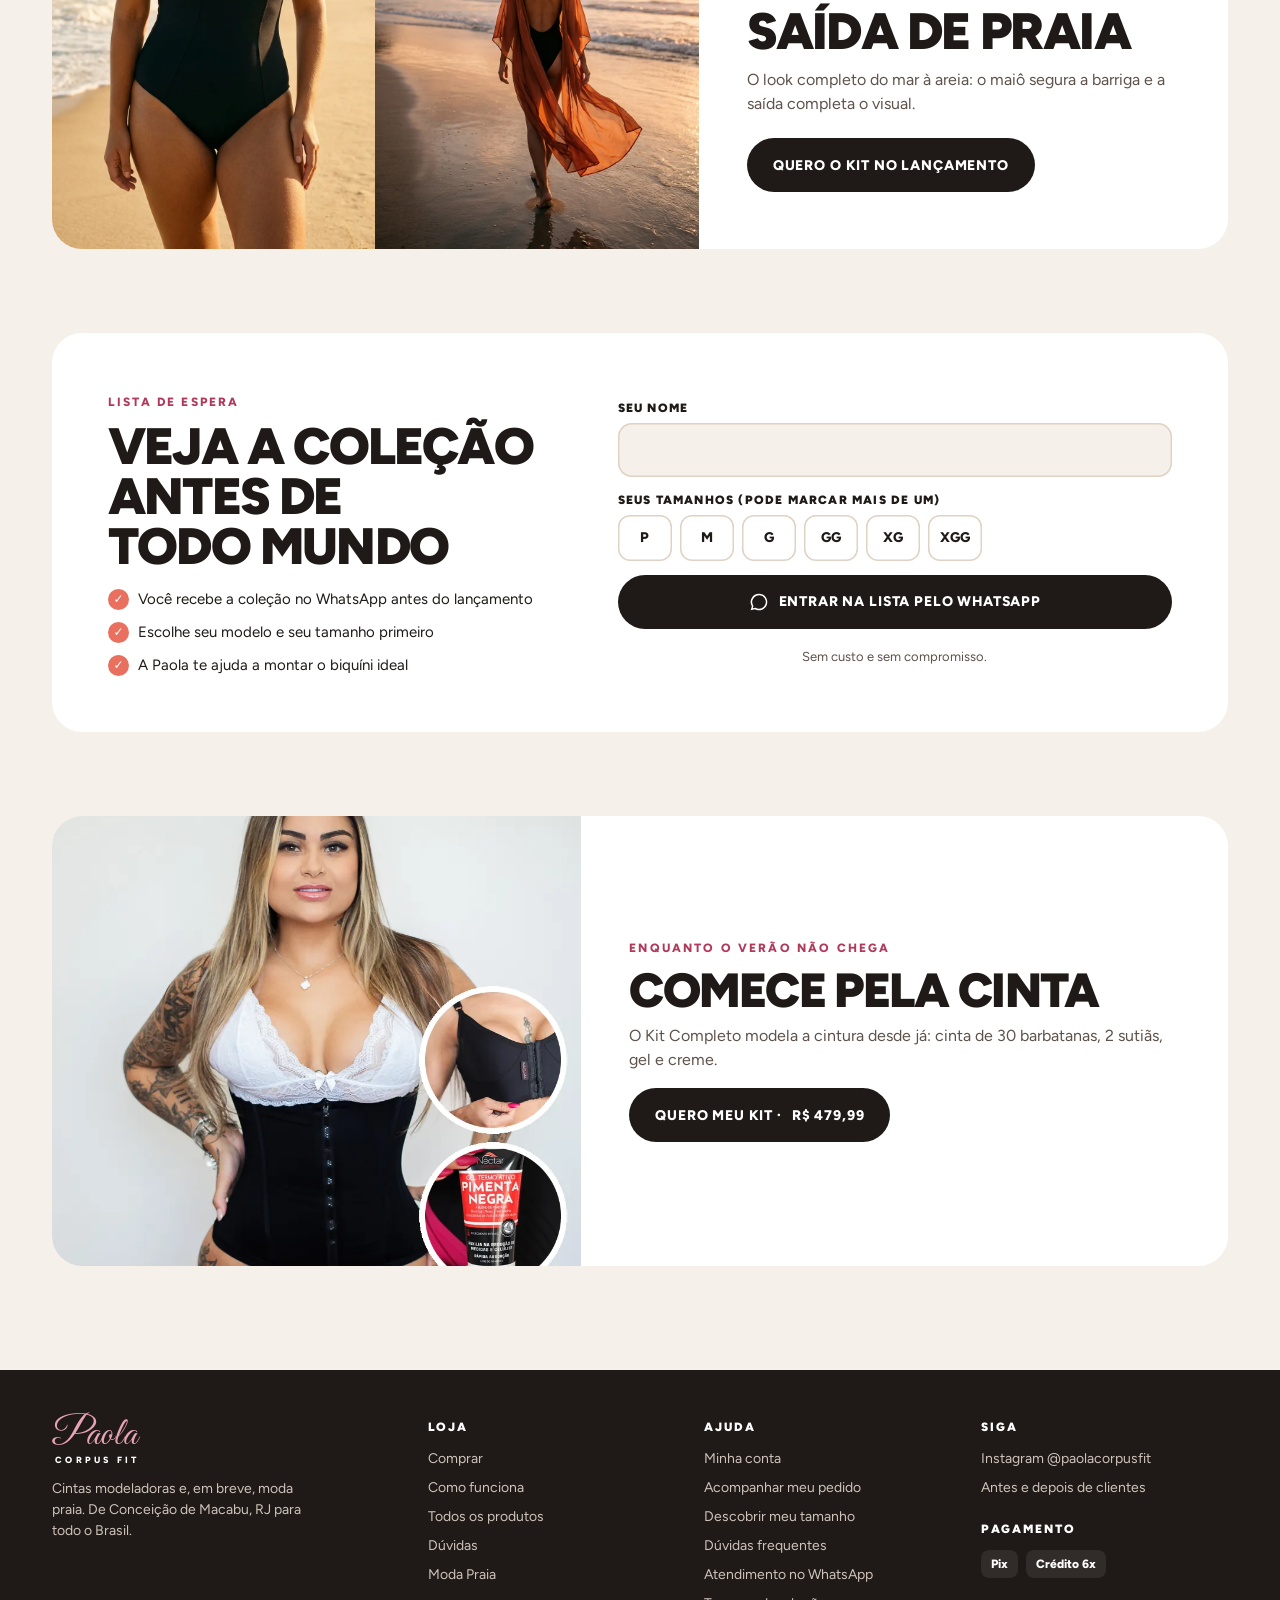
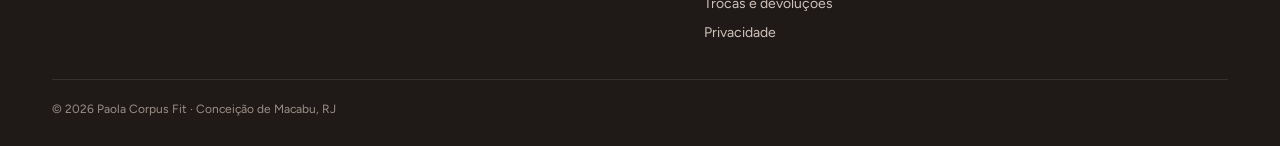
<file: moda-praia.html>
<!doctype html>
<html lang="pt-BR">
<head>
  <meta charset="utf-8">
  <meta name="viewport" content="width=device-width, initial-scale=1, viewport-fit=cover">
  <title>Moda Praia em breve | Paola Corpus Fit</title>
  <meta name="description" content="Em breve: moda praia Paola, com maiôs e biquínis de cintura alta que seguram a barriga. Top e calcinha em tamanhos diferentes, do P ao XGG. Entre na lista e seja avisada no lançamento.">
  <link rel="canonical" href="https://paolacorpusfit.com.br/moda-praia.html">
  <meta name="theme-color" content="#F4A259">
  <meta property="og:type" content="website">
  <meta property="og:locale" content="pt_BR">
  <meta property="og:site_name" content="Paola Corpus Fit">
  <meta property="og:url" content="https://paolacorpusfit.com.br/moda-praia.html">
  <meta property="og:title" content="Moda Praia em breve | Paola Corpus Fit">
  <meta property="og:description" content="Em breve: maiôs e biquínis de cintura alta que seguram a barriga, do P ao XGG. Entre na lista e seja avisada no lançamento.">
  <meta property="og:image" content="https://paolacorpusfit.com.br/img/og-real.jpg">
  <link rel="icon" href="img/favicon.svg" type="image/svg+xml">
  <link rel="preload" href="fonts/figtree.woff2" as="font" type="font/woff2" crossorigin>
  <link rel="stylesheet" href="css/estilo.css?v=19">
</head>
<body data-pagina="praia">
  <div id="topo"></div>

  <main>
    <!-- 1. A promessa, em uma olhada -->
    <section class="praia-hero">
      <div class="praia-fundo" aria-hidden="true"><div class="pf-nitida"></div><div class="pf-fosca"></div><div class="pf-vidro"></div></div>
      <div class="wrap">
        <div class="praia-txt">
          <span class="selo-breve"><svg viewBox="0 0 24 24" fill="none" stroke="currentColor" stroke-width="1.9" stroke-linecap="round" stroke-linejoin="round" aria-hidden="true"><rect x="5" y="10.5" width="14" height="10" rx="2"/><path d="M8.5 10.5V7.5a3.5 3.5 0 0 1 7 0v3"/></svg>Em breve</span>
          <span class="sobre">Coleção Verão</span>
          <h1><span>Moda praia Paola</span>Verão sem esconder a barriga</h1>
          <p>Maiôs e biquínis de cintura alta que seguram a barriga e marcam a cintura. Do jeito da cinta, agora na praia.</p>
          <div class="aviso-breve" role="note"><span class="ab-ico"><svg viewBox="0 0 24 24" fill="none" stroke="currentColor" stroke-width="1.9" stroke-linecap="round" stroke-linejoin="round" aria-hidden="true"><rect x="5" y="10.5" width="14" height="10" rx="2"/><path d="M8.5 10.5V7.5a3.5 3.5 0 0 1 7 0v3"/></svg></span><span><b>Disponível em breve</b>A coleção ainda não está à venda. Entre na lista e a Paola te avisa no lançamento.</span></div>
          <div class="contagem" id="contagem" aria-label="Contagem para o lançamento" hidden></div>
          <div class="acoes">
            <a class="btn btn-branco" href="#espera">Quero ser avisada</a>
            <a class="praia-link" href="#previa">Ver a prévia ↓</a>
          </div>
        </div>
        <div class="praia-vitrine" id="praia-vitrine"></div>
      </div>
    </section>

    <!-- 2. Por que é diferente -->
    <section class="secao" id="diferenca">
      <div class="wrap">
        <div class="titulo-sec"><div><span class="sobre">Feita para quem usa cinta</span><h2 class="titulo">Biquíni que não marca a barriga</h2></div></div>
        <p class="sec-intro">Quem cuida da cintura o ano todo não quer passar o verão escondida na canga. A coleção da Paola foi pensada para isso.</p>
        <div class="versus-tab">
          <div class="vt-col vt-outras">
            <h3>Moda praia comum</h3>
            <ul>
              <li>Calcinha baixa que marca a barriga</li>
              <li>Top e calcinha presos no mesmo tamanho</li>
              <li>Você escolhe sozinha, pela foto</li>
            </ul>
          </div>
          <div class="vt-col vt-paola">
            <h3>Moda praia Paola</h3>
            <ul>
              <li>Cintura alta e maiôs que seguram a barriga</li>
              <li>Top e calcinha em tamanhos diferentes</li>
              <li>Do P ao XGG, a mesma tabela da cinta</li>
              <li>A Paola te ajuda a escolher no WhatsApp</li>
            </ul>
          </div>
        </div>
      </div>
    </section>

    <!-- 3. Prévia da coleção -->
    <section class="secao" id="previa" style="padding-top:0">
      <div class="wrap">
        <div class="titulo-sec"><div><span class="sobre">Prévia da coleção</span><h2 class="titulo">O que você quer valorizar?</h2></div></div>
        <div class="filtros filtros-praia" id="filtros-praia"></div>
        <div class="colecao" id="colecao"></div>
        <p class="legenda" style="margin-top:22px">Prévia ilustrativa. Modelos, cores e preços serão confirmados no lançamento.</p>
      </div>
    </section>

    <!-- 4. Monte seu biquíni -->
    <section class="secao secao-branca" id="monte" style="background:#fff">
      <div class="wrap">
        <div class="titulo-sec"><div><span class="sobre">Em breve · Só na Paola</span><h2 class="titulo">Monte seu biquíni</h2><p class="sub-sec">Top de um tamanho, calcinha de outro. Do jeito do seu corpo.</p></div></div>
        <div class="monte" id="monte-caixa"></div>
      </div>
    </section>

    <!-- 5. Kit verão -->
    <section class="secao" style="padding-bottom:0">
      <div class="wrap">
        <div class="kit-verao">
          <div class="kv-fotos"><img src="img/praia-maio-modelador.webp" alt="Maiô modelador preto" loading="lazy"><img src="img/praia-saida.webp" alt="Saída de praia" loading="lazy"></div>
          <div class="kv-txt">
            <span class="sobre">Kit Verão · Em breve</span>
            <h2 class="titulo">Maiô modelador + saída de praia</h2>
            <p>O look completo do mar à areia: o maiô segura a barriga e a saída completa o visual.</p>
            <a class="btn btn-preto" href="#espera" data-reserva="Kit Verão (maiô modelador + saída de praia)">Quero o kit no lançamento</a>
          </div>
        </div>
      </div>
    </section>

    <!-- 6. Lista de espera pelo WhatsApp -->
    <section class="secao" id="espera">
      <div class="wrap">
        <div class="espera">
          <div>
            <span class="sobre">Lista de espera</span>
            <h2 class="titulo" style="margin-top:8px">Veja a coleção antes de todo mundo</h2>
            <ul class="espera-lista">
              <li>Você recebe a coleção no WhatsApp antes do lançamento</li>
              <li>Escolhe seu modelo e seu tamanho primeiro</li>
              <li>A Paola te ajuda a montar o biquíni ideal</li>
            </ul>
          </div>
          <div id="espera-caixa">
            <form id="form-espera">
              <p class="reserva" id="reserva" hidden></p>
              <div class="campo"><label for="nome">Seu nome</label><input id="nome" name="nome" autocomplete="given-name" required></div>
              <div class="campo"><span class="rotulo">Seus tamanhos (pode marcar mais de um)</span>
                <div class="tamanhos" id="espera-tam">
                  <button class="chip" type="button" aria-checked="false">P</button><button class="chip" type="button" aria-checked="false">M</button><button class="chip" type="button" aria-checked="false">G</button><button class="chip" type="button" aria-checked="false">GG</button><button class="chip" type="button" aria-checked="false">XG</button><button class="chip" type="button" aria-checked="false">XGG</button>
                </div>
              </div>
              <button class="btn btn-preto btn-bloco" type="submit"><svg viewBox="0 0 24 24" fill="currentColor" aria-hidden="true"><path d="M12 2a10 10 0 0 0-8.6 15.1L2 22l5-1.3A10 10 0 1 0 12 2zm0 18.2a8.2 8.2 0 0 1-4.2-1.2l-.3-.2-3 .8.8-2.9-.2-.3A8.2 8.2 0 1 1 12 20.2z"/></svg>Entrar na lista pelo WhatsApp</button>
              <p class="pedido-nota" style="margin-top:4px">Sem custo e sem compromisso.</p>
            </form>
          </div>
        </div>
      </div>
    </section>

    <!-- 7. Enquanto o verão não chega: a cinta -->
    <section class="secao" style="padding-top:0">
      <div class="wrap">
        <a class="praia-cinta" href="index.html#comprar">
          <span class="pc-foto"><img src="img/real-combo-5.webp" alt="Kit Completo da Paola: cinta, sutiãs, gel e creme" loading="lazy"></span>
          <span class="pc-txt">
            <span class="sobre">Enquanto o verão não chega</span>
            <b class="titulo">Comece pela cinta</b>
            <span>O Kit Completo modela a cintura desde já: cinta de 30 barbatanas, 2 sutiãs, gel e creme.</span>
            <span class="btn btn-preto">Quero meu kit · <span data-v="kit-preco-curto">R$ 479,99</span></span>
          </span>
        </a>
      </div>
    </section>
  </main>

  <div id="rodape"></div>
  <script src="js/dados.js?v=9"></script>
  <script src="js/frete.js?v=1"></script>
  <script src="js/config.js"></script>
  <script src="js/catalogo.js?v=12"></script>
  <script src="js/app.js?v=26"></script>
</body>
</html>
</file>
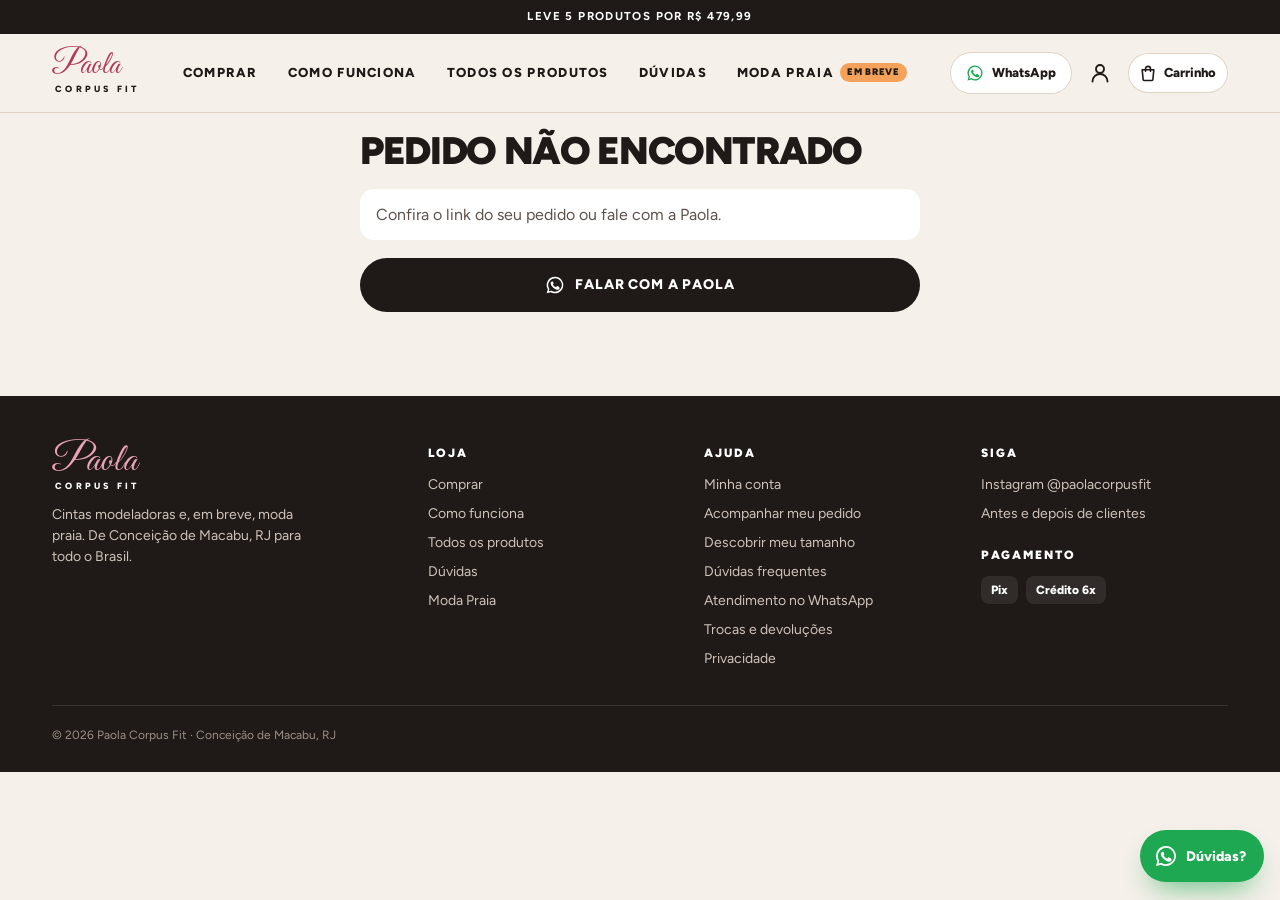
<file: pagamento.html>
<!doctype html>
<html lang="pt-BR">
<head>
  <meta charset="utf-8">
  <meta name="viewport" content="width=device-width, initial-scale=1, viewport-fit=cover">
  <title>Pagamento | Paola Corpus Fit</title>
  <meta name="robots" content="noindex, nofollow">
  <meta name="referrer" content="strict-origin-when-cross-origin">
  <meta name="theme-color" content="#F6F0EA">
  <link rel="icon" href="img/favicon.svg" type="image/svg+xml">
  <link rel="preload" href="fonts/figtree.woff2" as="font" type="font/woff2" crossorigin>
  <link rel="stylesheet" href="css/estilo.css?v=19">
</head>
<body data-pagina="pagamento">
  <div id="topo"></div>

  <main class="wrap">
    <div class="acomp pag" id="pagamento"><p class="acomp-carregando">Preparando seu pagamento…</p></div>
  </main>

  <div id="rodape"></div>
  <!-- O código do Mercado Pago só é carregado nesta página, e sempre direto do site dele -->
  <script src="https://sdk.mercadopago.com/js/v2"></script>
  <script src="js/dados.js?v=9"></script>
  <script src="js/frete.js?v=1"></script>
  <script src="js/config.js"></script>
  <script src="js/catalogo.js?v=12"></script>
  <script src="js/pagamento.js?v=3"></script>
  <script src="js/app.js?v=26"></script>
</body>
</html>
</file>
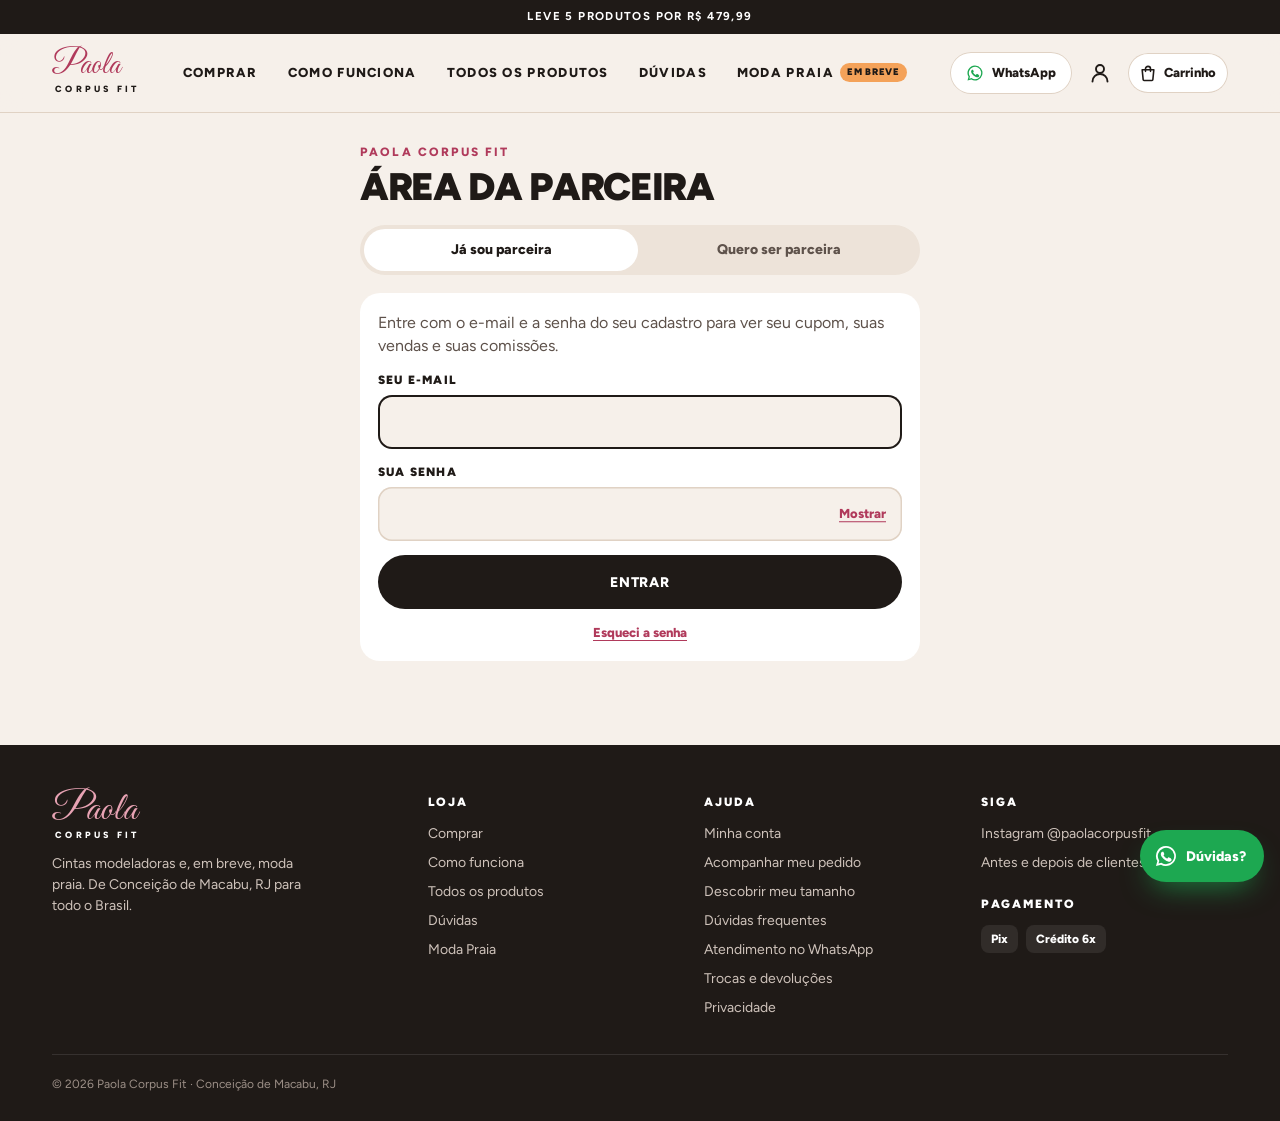
<file: parceira.html>
<!doctype html>
<html lang="pt-BR">
<head>
  <meta charset="utf-8">
  <meta name="viewport" content="width=device-width, initial-scale=1, viewport-fit=cover">
  <title>Área da parceira | Paola Corpus Fit</title>
  <meta name="description" content="Área das parceiras da Paola Corpus Fit: cupom, vendas e comissões.">
  <meta name="robots" content="noindex, nofollow">
  <meta name="referrer" content="no-referrer">
  <meta name="theme-color" content="#F6F0EA">
  <link rel="icon" href="img/favicon.svg" type="image/svg+xml">
  <link rel="preload" href="fonts/figtree.woff2" as="font" type="font/woff2" crossorigin>
  <link rel="stylesheet" href="css/estilo.css?v=19">
</head>
<body data-pagina="parceira">
  <div id="topo"></div>

  <main class="wrap">
    <div class="acomp pc" id="parceira"><p class="acomp-carregando">Abrindo a área da parceira…</p></div>
  </main>

  <div id="rodape"></div>
  <script src="js/dados.js?v=9"></script>
  <script src="js/frete.js?v=1"></script>
  <script src="js/config.js"></script>
  <script src="js/catalogo.js?v=12"></script>
  <script src="js/parceira.js?v=1"></script>
  <script src="js/app.js?v=26"></script>
</body>
</html>
</file>
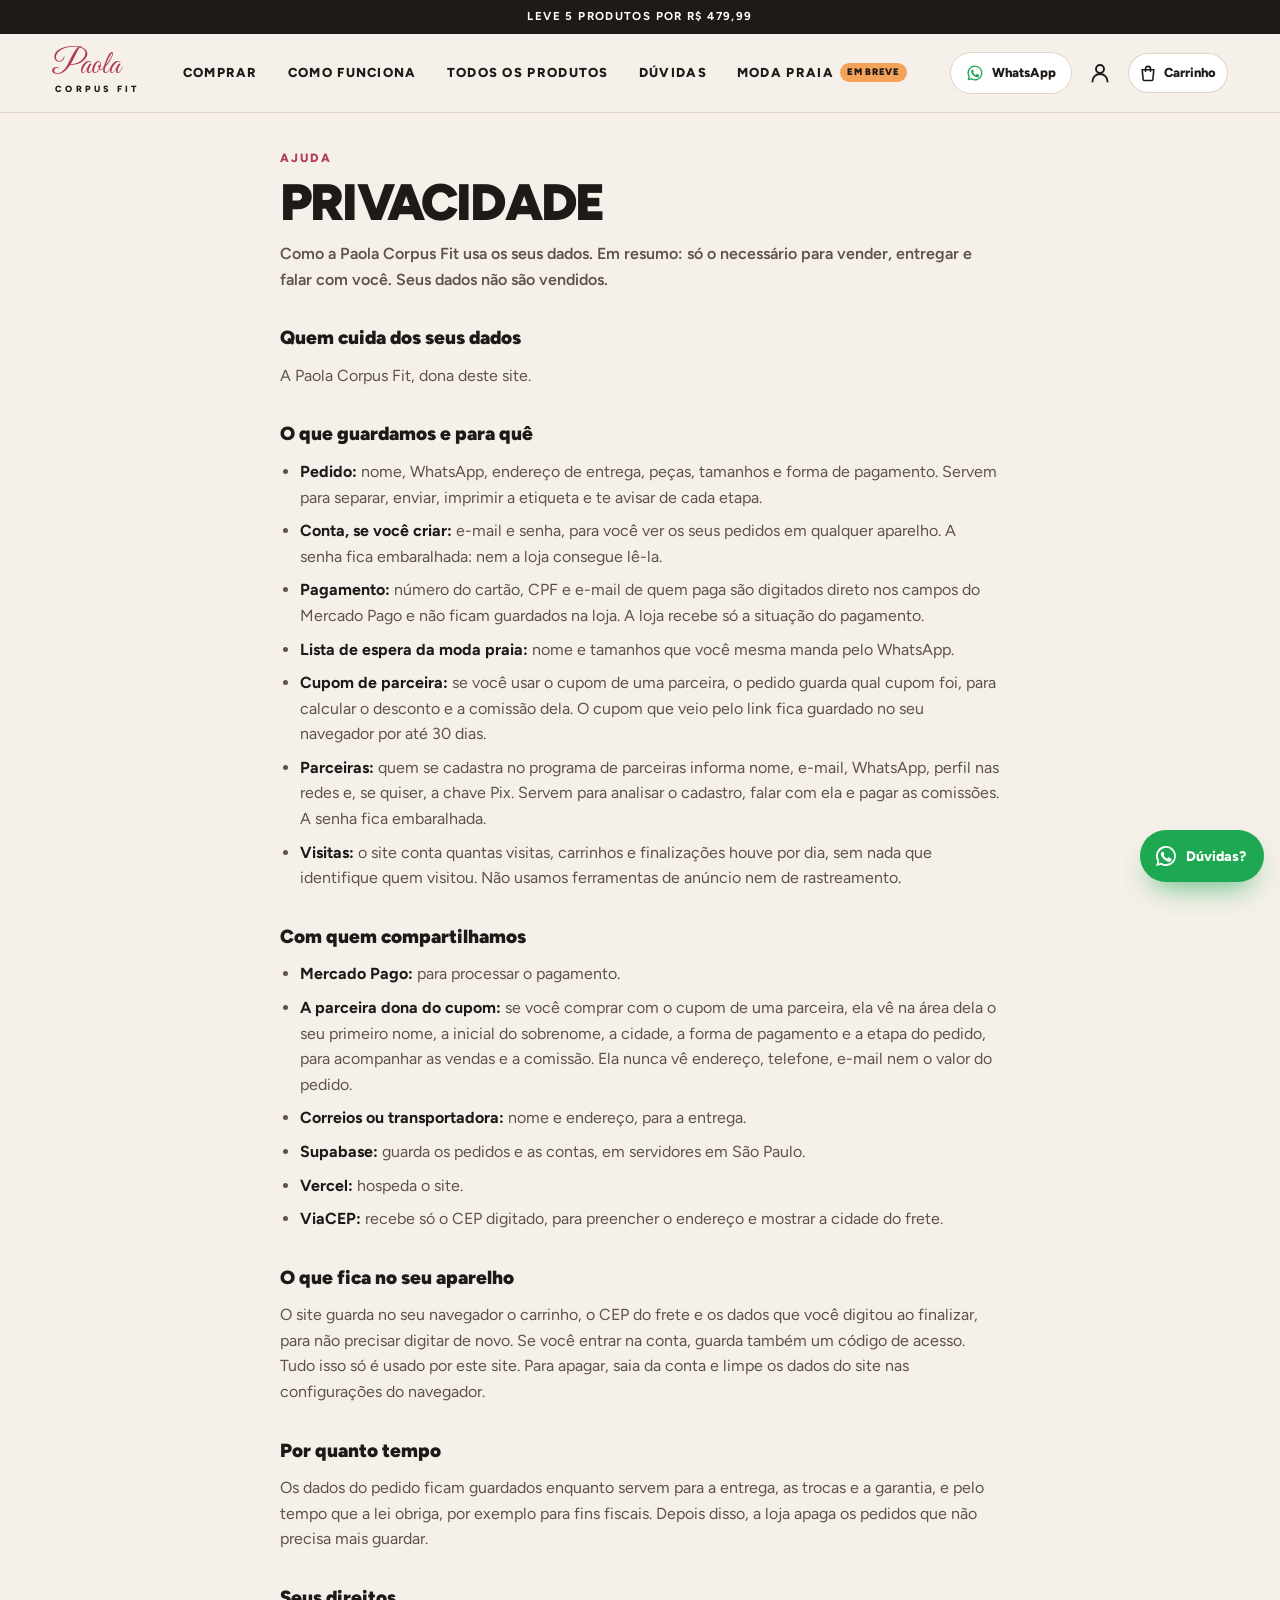
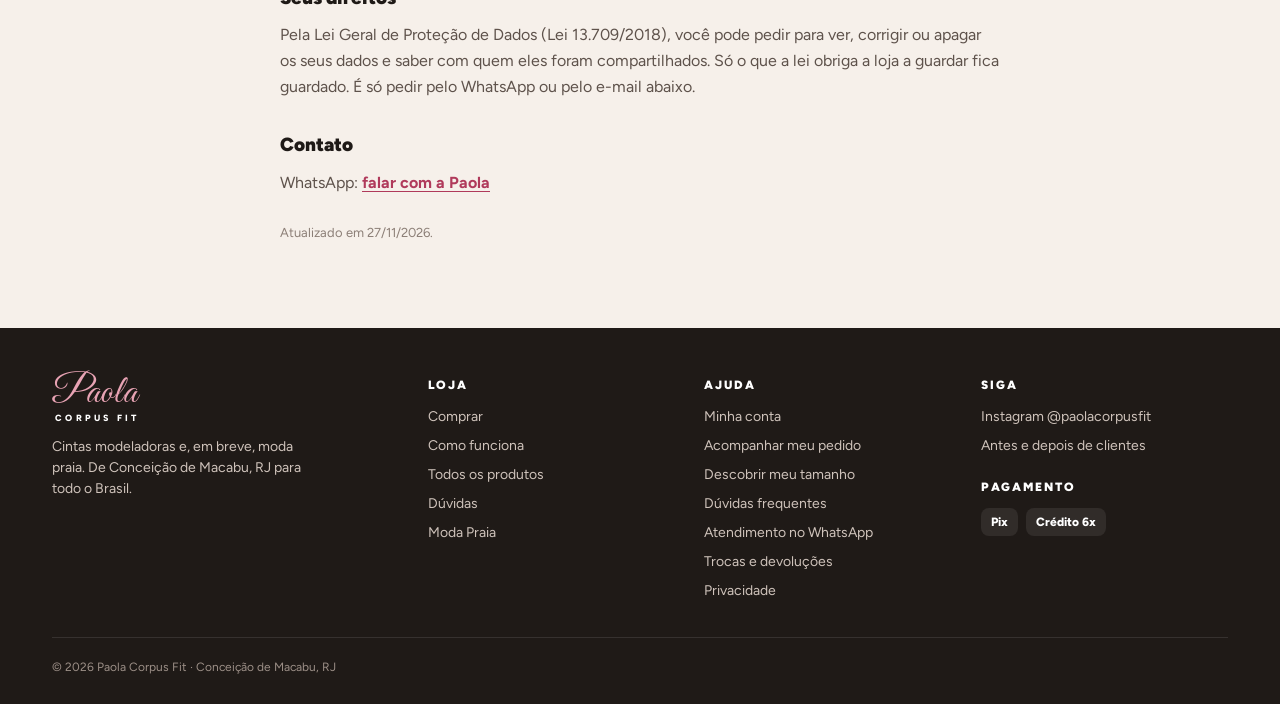
<file: privacidade.html>
<!doctype html>
<html lang="pt-BR">
<head>
  <meta charset="utf-8">
  <meta name="viewport" content="width=device-width, initial-scale=1, viewport-fit=cover">
  <title>Privacidade | Paola Corpus Fit</title>
  <meta name="description" content="Quais dados a Paola Corpus Fit guarda nas compras, para quê, com quem compartilha e como pedir para ver, corrigir ou apagar.">
  <link rel="canonical" href="https://paolacorpusfit.com.br/privacidade.html">
  <meta name="theme-color" content="#F6F0EA">
  <link rel="icon" href="img/favicon.svg" type="image/svg+xml">
  <link rel="preload" href="fonts/figtree.woff2" as="font" type="font/woff2" crossorigin>
  <link rel="stylesheet" href="css/estilo.css?v=19">
</head>
<body data-pagina="texto">
  <div id="topo"></div>

  <main class="wrap">
    <article class="texto-legal">
      <span class="sobre">Ajuda</span>
      <h1 class="titulo">Privacidade</h1>
      <p class="tl-intro">Como a Paola Corpus Fit usa os seus dados. Em resumo: só o necessário para vender, entregar e falar com você. Seus dados não são vendidos.</p>

      <h2>Quem cuida dos seus dados</h2>
      <p data-empresa-loja>A Paola Corpus Fit, dona deste site.</p>

      <h2>O que guardamos e para quê</h2>
      <ul>
        <li><b>Pedido:</b> nome, WhatsApp, endereço de entrega, peças, tamanhos e forma de pagamento. Servem para separar, enviar, imprimir a etiqueta e te avisar de cada etapa.</li>
        <li><b>Conta, se você criar:</b> e-mail e senha, para você ver os seus pedidos em qualquer aparelho. A senha fica embaralhada: nem a loja consegue lê-la.</li>
        <li><b>Pagamento:</b> número do cartão, CPF e e-mail de quem paga são digitados direto nos campos do Mercado Pago e não ficam guardados na loja. A loja recebe só a situação do pagamento.</li>
        <li><b>Lista de espera da moda praia:</b> nome e tamanhos que você mesma manda pelo WhatsApp.</li>
        <li><b>Cupom de parceira:</b> se você usar o cupom de uma parceira, o pedido guarda qual cupom foi, para calcular o desconto e a comissão dela. O cupom que veio pelo link fica guardado no seu navegador por até 30 dias.</li>
        <li><b>Parceiras:</b> quem se cadastra no programa de parceiras informa nome, e-mail, WhatsApp, perfil nas redes e, se quiser, a chave Pix. Servem para analisar o cadastro, falar com ela e pagar as comissões. A senha fica embaralhada.</li>
        <li><b>Visitas:</b> o site conta quantas visitas, carrinhos e finalizações houve por dia, sem nada que identifique quem visitou. Não usamos ferramentas de anúncio nem de rastreamento.</li>
      </ul>

      <h2>Com quem compartilhamos</h2>
      <ul>
        <li><b>Mercado Pago:</b> para processar o pagamento.</li>
        <li><b>A parceira dona do cupom:</b> se você comprar com o cupom de uma parceira, ela vê na área dela o seu primeiro nome, a inicial do sobrenome, a cidade, a forma de pagamento e a etapa do pedido, para acompanhar as vendas e a comissão. Ela nunca vê endereço, telefone, e-mail nem o valor do pedido.</li>
        <li><b>Correios ou transportadora:</b> nome e endereço, para a entrega.</li>
        <li><b>Supabase:</b> guarda os pedidos e as contas, em servidores em São Paulo.</li>
        <li><b>Vercel:</b> hospeda o site.</li>
        <li><b>ViaCEP:</b> recebe só o CEP digitado, para preencher o endereço e mostrar a cidade do frete.</li>
      </ul>

      <h2>O que fica no seu aparelho</h2>
      <p>O site guarda no seu navegador o carrinho, o CEP do frete e os dados que você digitou ao finalizar, para não precisar digitar de novo. Se você entrar na conta, guarda também um código de acesso. Tudo isso só é usado por este site. Para apagar, saia da conta e limpe os dados do site nas configurações do navegador.</p>

      <h2>Por quanto tempo</h2>
      <p>Os dados do pedido ficam guardados enquanto servem para a entrega, as trocas e a garantia, e pelo tempo que a lei obriga, por exemplo para fins fiscais. Depois disso, a loja apaga os pedidos que não precisa mais guardar.</p>

      <h2>Seus direitos</h2>
      <p>Pela Lei Geral de Proteção de Dados (Lei 13.709/2018), você pode pedir para ver, corrigir ou apagar os seus dados e saber com quem eles foram compartilhados. Só o que a lei obriga a loja a guardar fica guardado. É só pedir pelo WhatsApp ou pelo e-mail abaixo.</p>

      <h2>Contato</h2>
      <p data-contato-loja>Fale com a Paola pelo WhatsApp, no botão verde do site.</p>
      <p class="tl-data">Atualizado em 27/11/2026.</p>
    </article>
  </main>

  <div id="rodape"></div>
  <script src="js/dados.js?v=9"></script>
  <script src="js/frete.js?v=1"></script>
  <script src="js/config.js"></script>
  <script src="js/catalogo.js?v=12"></script>
  <script src="js/app.js?v=26"></script>
</body>
</html>
</file>
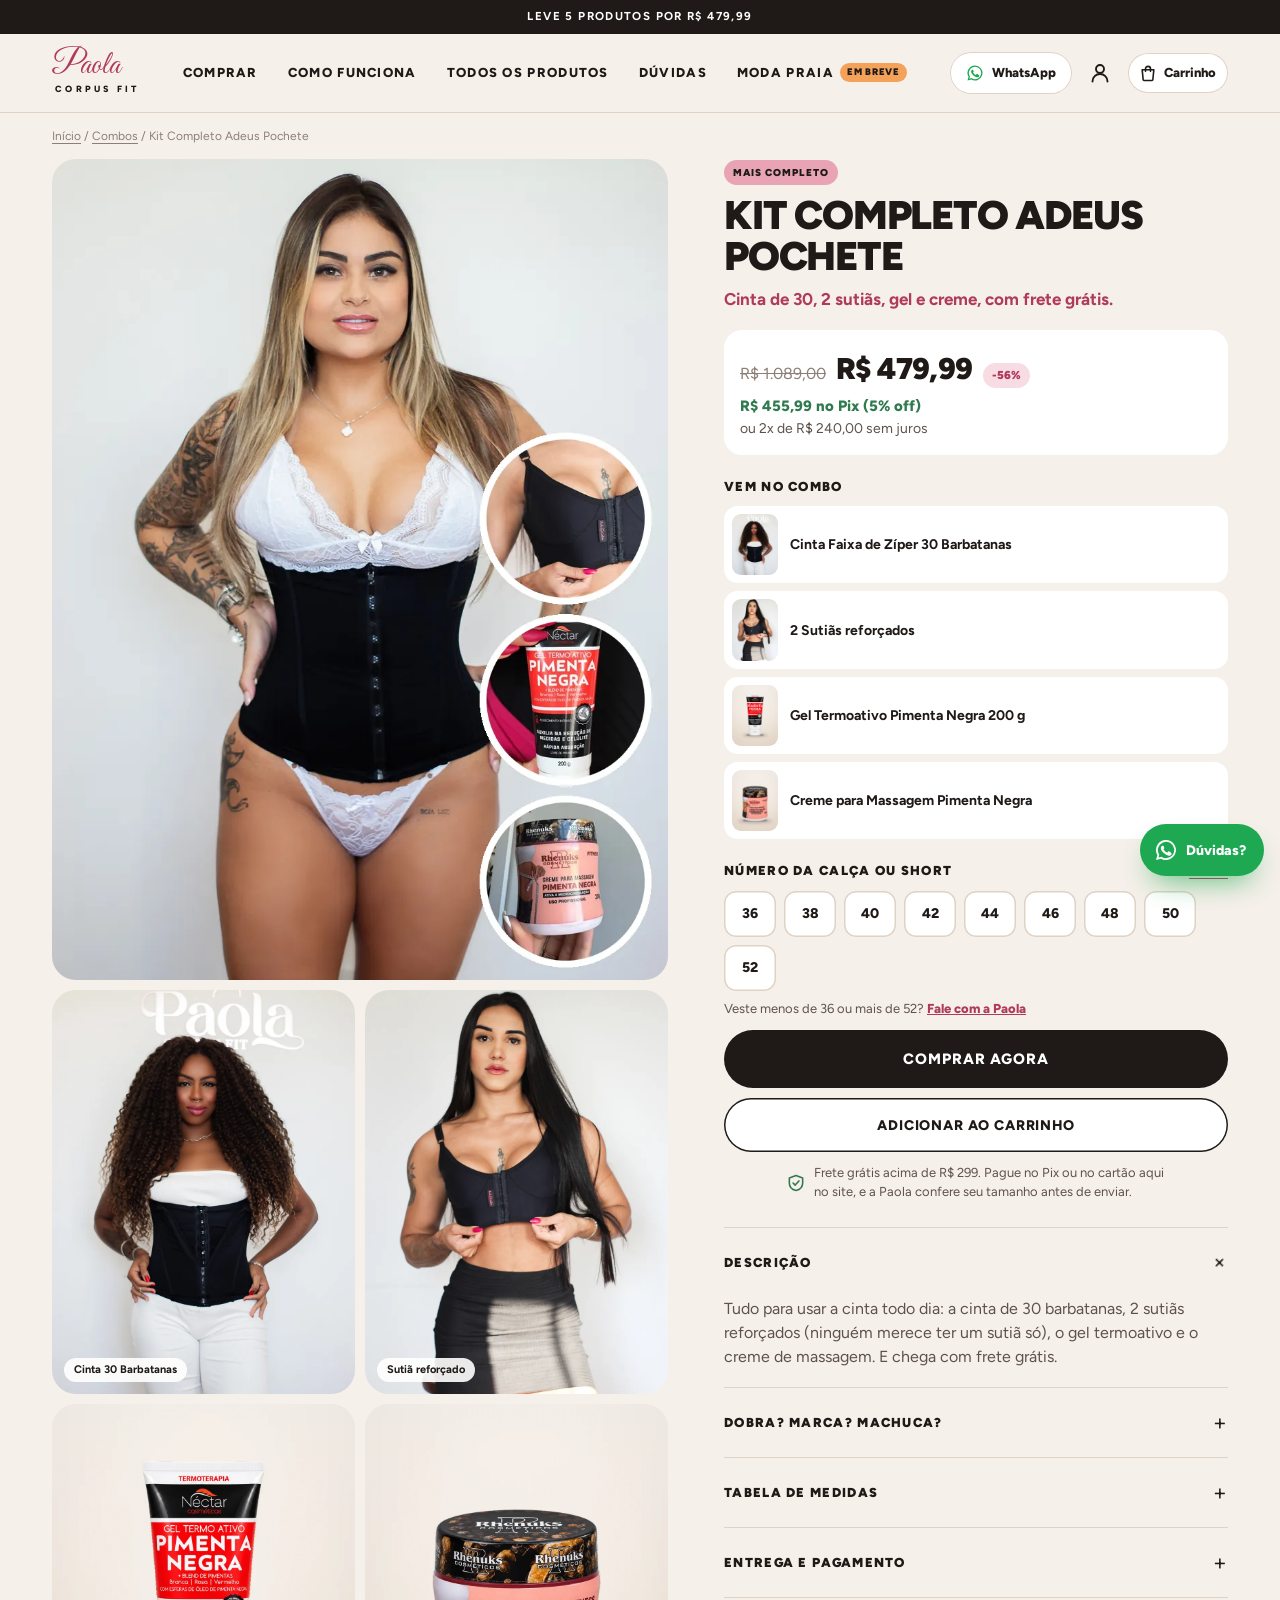
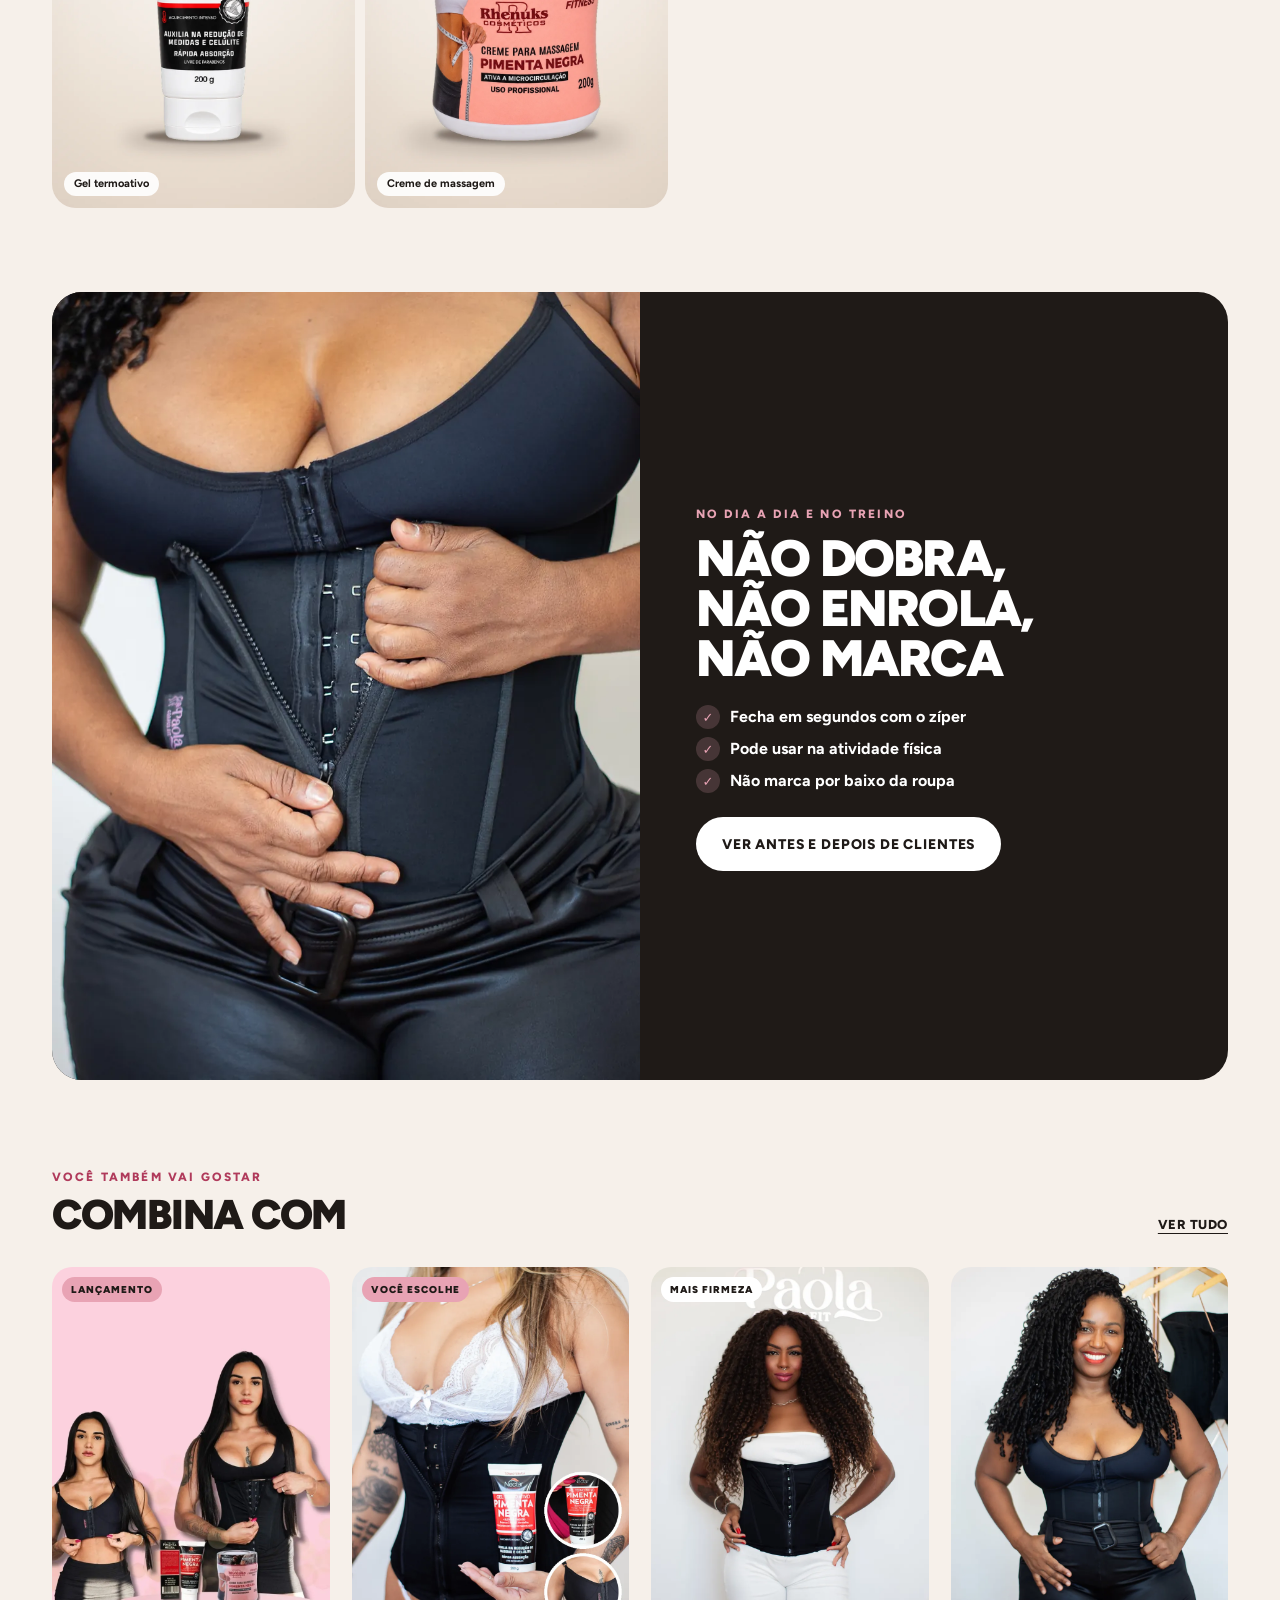
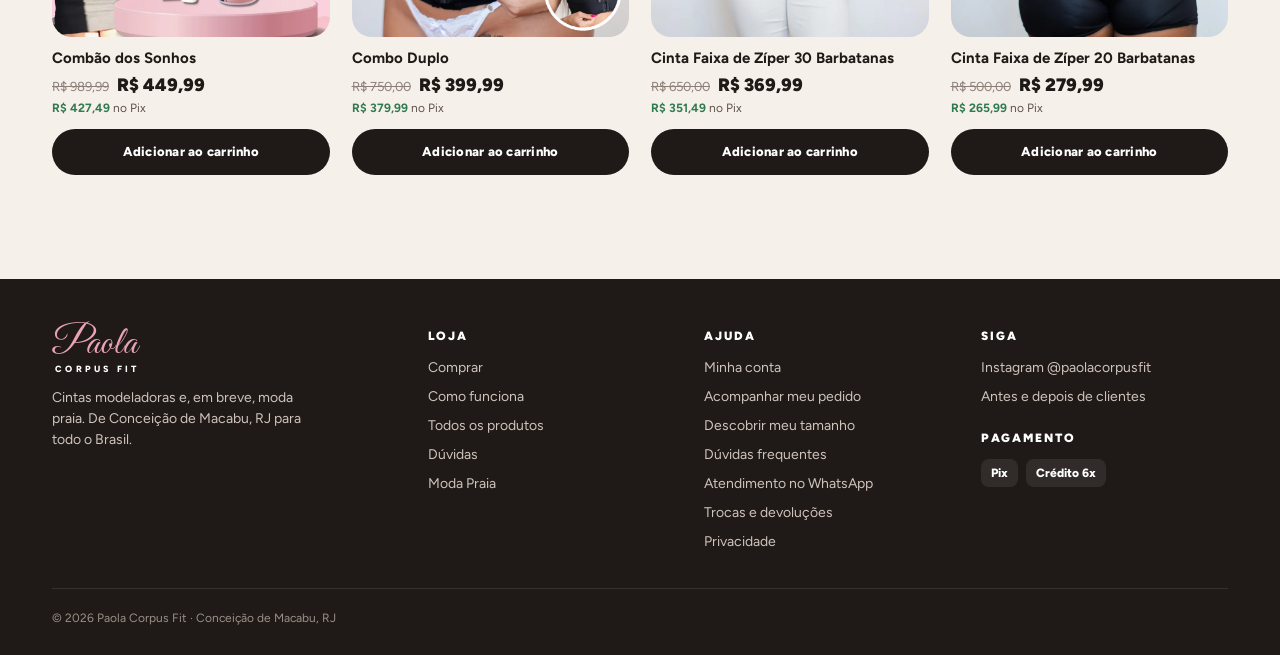
<file: produto.html>
<!doctype html>
<html lang="pt-BR">
<head>
  <meta charset="utf-8">
  <meta name="viewport" content="width=device-width, initial-scale=1, viewport-fit=cover">
  <title>Cinta modeladora | Paola Corpus Fit</title>
  <meta name="description" content="Cintas de zíper com 20 ou 30 barbatanas, sutiã, gel e creme. Pague no site, no Pix ou no cartão, e a Paola confere seu tamanho antes de enviar.">
  <meta name="theme-color" content="#F6F0EA">
  <meta property="og:type" content="website">
  <meta property="og:locale" content="pt_BR">
  <meta property="og:site_name" content="Paola Corpus Fit">
  <meta property="og:title" content="Paola Corpus Fit | Cintas modeladoras">
  <meta property="og:description" content="Cintas de zíper com 20 ou 30 barbatanas, do P ao XGG. Pague no site e a Paola confere seu tamanho antes de enviar.">
  <meta property="og:image" content="https://paolacorpusfit.com.br/img/og-real.jpg">
  <link rel="icon" href="img/favicon.svg" type="image/svg+xml">
  <link rel="preload" href="fonts/figtree.woff2" as="font" type="font/woff2" crossorigin>
  <link rel="stylesheet" href="css/estilo.css?v=19">
</head>
<body data-pagina="produto">
  <div id="topo"></div>

  <main>
    <div class="wrap" id="produto"></div>

    <section class="secao" id="dia-a-dia">
      <div class="wrap">
        <div class="dia-a-dia">
          <img src="img/real-cinta-fechando.webp" alt="Modelo fechando o zíper da cinta" width="896" height="1200" loading="lazy">
          <div class="dia-a-dia-txt">
            <span class="sobre">No dia a dia e no treino</span>
            <h2 class="titulo">Não dobra, não enrola, não marca</h2>
            <ul class="pontos-prod">
              <li>Fecha em segundos com o zíper</li>
              <li>Pode usar na atividade física</li>
              <li>Não marca por baixo da roupa</li>
            </ul>
            <a class="btn btn-branco" href="https://www.instagram.com/stories/highlights/18047489036211417/" target="_blank" rel="noopener">Ver antes e depois de clientes</a>
          </div>
        </div>
      </div>
    </section>

    <section class="secao" style="padding-top:0" data-so-avaliacoes hidden>
      <div class="wrap">
        <div class="titulo-sec"><div><span class="sobre">Quem já usa</span><h2 class="titulo">Avaliações</h2></div></div>
        <div class="avaliacoes" id="avaliacoes"></div>
      </div>
    </section>

    <section class="secao" style="padding-top:0">
      <div class="wrap">
        <div class="titulo-sec"><div><span class="sobre">Você também vai gostar</span><h2 class="titulo">Combina com</h2></div><a class="ver-tudo" href="loja.html">Ver tudo</a></div>
        <div class="grade" id="relacionados"></div>
      </div>
    </section>
  </main>

  <div class="barra-prod" id="barra-prod"></div>
  <div id="rodape"></div>
  <script src="js/dados.js?v=9"></script>
  <script src="js/frete.js?v=1"></script>
  <script src="js/config.js"></script>
  <script src="js/catalogo.js?v=12"></script>
  <script src="js/app.js?v=26"></script>
</body>
</html>
</file>
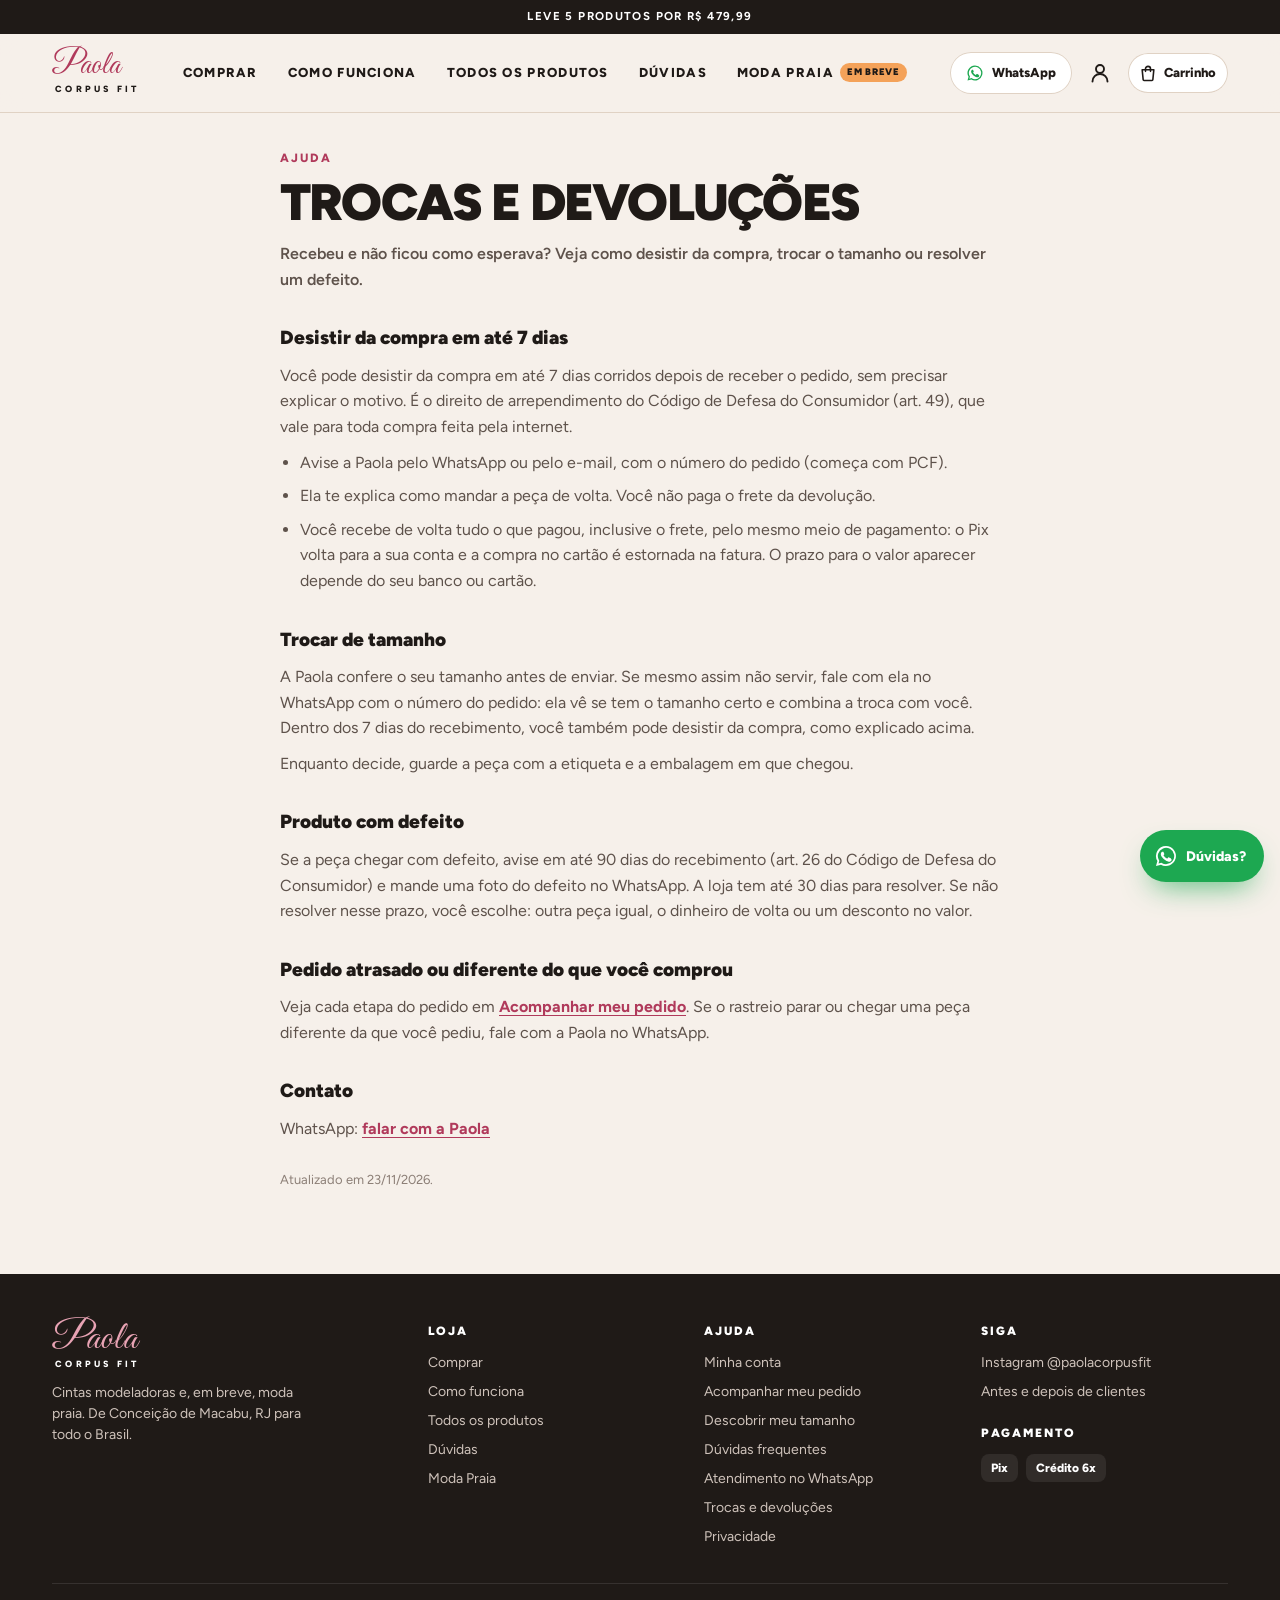
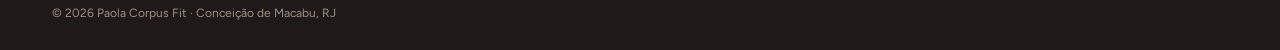
<file: trocas.html>
<!doctype html>
<html lang="pt-BR">
<head>
  <meta charset="utf-8">
  <meta name="viewport" content="width=device-width, initial-scale=1, viewport-fit=cover">
  <title>Trocas e devoluções | Paola Corpus Fit</title>
  <meta name="description" content="Como desistir da compra em até 7 dias, trocar o tamanho ou resolver um defeito nas compras da Paola Corpus Fit.">
  <link rel="canonical" href="https://paolacorpusfit.com.br/trocas.html">
  <meta name="theme-color" content="#F6F0EA">
  <link rel="icon" href="img/favicon.svg" type="image/svg+xml">
  <link rel="preload" href="fonts/figtree.woff2" as="font" type="font/woff2" crossorigin>
  <link rel="stylesheet" href="css/estilo.css?v=19">
</head>
<body data-pagina="texto">
  <div id="topo"></div>

  <main class="wrap">
    <article class="texto-legal">
      <span class="sobre">Ajuda</span>
      <h1 class="titulo">Trocas e devoluções</h1>
      <p class="tl-intro">Recebeu e não ficou como esperava? Veja como desistir da compra, trocar o tamanho ou resolver um defeito.</p>

      <h2>Desistir da compra em até 7 dias</h2>
      <p>Você pode desistir da compra em até 7 dias corridos depois de receber o pedido, sem precisar explicar o motivo. É o direito de arrependimento do Código de Defesa do Consumidor (art. 49), que vale para toda compra feita pela internet.</p>
      <ul>
        <li>Avise a Paola pelo WhatsApp ou pelo e-mail, com o número do pedido (começa com PCF).</li>
        <li>Ela te explica como mandar a peça de volta. Você não paga o frete da devolução.</li>
        <li>Você recebe de volta tudo o que pagou, inclusive o frete, pelo mesmo meio de pagamento: o Pix volta para a sua conta e a compra no cartão é estornada na fatura. O prazo para o valor aparecer depende do seu banco ou cartão.</li>
      </ul>

      <h2>Trocar de tamanho</h2>
      <p>A Paola confere o seu tamanho antes de enviar. Se mesmo assim não servir, fale com ela no WhatsApp com o número do pedido: ela vê se tem o tamanho certo e combina a troca com você. Dentro dos 7 dias do recebimento, você também pode desistir da compra, como explicado acima.</p>
      <p>Enquanto decide, guarde a peça com a etiqueta e a embalagem em que chegou.</p>

      <h2>Produto com defeito</h2>
      <p>Se a peça chegar com defeito, avise em até 90 dias do recebimento (art. 26 do Código de Defesa do Consumidor) e mande uma foto do defeito no WhatsApp. A loja tem até 30 dias para resolver. Se não resolver nesse prazo, você escolhe: outra peça igual, o dinheiro de volta ou um desconto no valor.</p>

      <h2>Pedido atrasado ou diferente do que você comprou</h2>
      <p>Veja cada etapa do pedido em <a href="acompanhar.html">Acompanhar meu pedido</a>. Se o rastreio parar ou chegar uma peça diferente da que você pediu, fale com a Paola no WhatsApp.</p>

      <h2>Contato</h2>
      <p data-contato-loja>Fale com a Paola pelo WhatsApp, no botão verde do site.</p>
      <p class="tl-data">Atualizado em 23/11/2026.</p>
    </article>
  </main>

  <div id="rodape"></div>
  <script src="js/dados.js?v=9"></script>
  <script src="js/frete.js?v=1"></script>
  <script src="js/config.js"></script>
  <script src="js/catalogo.js?v=12"></script>
  <script src="js/app.js?v=26"></script>
</body>
</html>
</file>
<file: css/estilo.css>
/* =============================================================
   Paola Corpus Fit — protótipo de loja (amostra visual)
   Celular primeiro. Areia, preto e o rosa da etiqueta da marca.
   ============================================================= */

@font-face { font-family: 'Figtree'; src: url('../fonts/figtree.woff2') format('woff2'); font-weight: 300 900; font-style: normal; font-display: swap; }
@font-face { font-family: 'Great Vibes'; src: url('../fonts/great-vibes.woff2') format('woff2'); font-weight: 400; font-style: normal; font-display: swap; }

:root {
  --areia: #F6F0EA;
  --areia-2: #EDE3D9;
  --areia-3: #E0D2C4;
  --tinta: #1F1A17;
  --tinta-2: #5E524B;
  --tinta-3: #8C7F77;
  --rosa: #E8A3B4;
  --rosa-2: #F7DDE3;
  --vinho: #B03A5B;
  --ok: #2F7A4F;
  --mar: #1D6A86;
  --sol: #F4A259;
  --coral: #E9705E;
  --branco: #FFFFFF;

  --sans: 'Figtree', system-ui, -apple-system, 'Segoe UI', Roboto, sans-serif;
  --logo: 'Great Vibes', cursive;
  --sombra: 0 18px 40px -26px rgba(31, 26, 23, .5);
  --margem: 18px;
}

*, *::before, *::after { box-sizing: border-box; }
html { -webkit-text-size-adjust: 100%; scroll-behavior: smooth; scroll-padding-top: 110px; }
body { margin: 0; background: var(--areia); color: var(--tinta); font-family: var(--sans); font-size: 16px; line-height: 1.5; -webkit-font-smoothing: antialiased; }
body.travado { overflow: hidden; }
img, svg { display: block; max-width: 100%; }
img { height: auto; }
a { color: inherit; text-decoration: none; }
button, input, select { font: inherit; color: inherit; }
button { cursor: pointer; }
h1, h2, h3, p { margin: 0; }
:focus-visible { outline: 2.5px solid var(--vinho); outline-offset: 3px; border-radius: 6px; }
@media (prefers-reduced-motion: reduce) { html { scroll-behavior: auto; } *, *::before, *::after { transition-duration: .01ms !important; animation-duration: .01ms !important; } }

.wrap { width: 100%; max-width: 1240px; margin: 0 auto; padding: 0 var(--margem); }
@media (min-width: 900px) { :root { --margem: 32px; } }

/* ---------- Títulos ---------- */
.sobre { display: inline-block; font-size: 12px; font-weight: 800; letter-spacing: .18em; text-transform: uppercase; color: var(--vinho); }
.titulo { font-size: clamp(1.9rem, 7.5vw, 3.2rem); font-weight: 900; line-height: .98; letter-spacing: -.035em; text-transform: uppercase; text-wrap: balance; }
.titulo-sec { display: flex; align-items: flex-end; justify-content: space-between; gap: 16px; margin-bottom: 22px; }
.titulo-sec .titulo { margin-top: 6px; font-size: clamp(1.7rem, 6.5vw, 2.6rem); }
.ver-tudo { font-size: 13px; font-weight: 800; letter-spacing: .04em; text-transform: uppercase; text-decoration: underline; text-underline-offset: 4px; white-space: nowrap; }
.secao { padding: 52px 0; }
@media (min-width: 900px) { .secao { padding: 84px 0; } .titulo-sec { margin-bottom: 32px; } }

/* ---------- Botões ---------- */
.btn {
  display: inline-flex; align-items: center; justify-content: center; gap: 10px;
  min-height: 54px; padding: 0 26px;
  border: 0; border-radius: 999px;
  font-size: 14px; font-weight: 800; letter-spacing: .06em; text-transform: uppercase; text-align: center;
  -webkit-tap-highlight-color: transparent;
  transition: transform .15s ease, background-color .2s ease;
}
.btn:active { transform: scale(.98); }
.btn svg { width: 20px; height: 20px; flex: none; }
.btn-preto { background: var(--tinta); color: var(--branco); }
.btn-preto:hover { background: #3A312C; }
.btn-claro { background: var(--branco); color: var(--tinta); box-shadow: inset 0 0 0 1.5px var(--tinta); }
.btn-claro:hover { background: var(--areia-2); }
.btn-rosa { background: var(--rosa); color: var(--tinta); }
.btn-rosa:hover { background: #EFB6C4; }
.btn-branco { background: var(--branco); color: var(--tinta); }
.btn-contorno { background: transparent; color: var(--branco); box-shadow: inset 0 0 0 1.5px rgba(255, 255, 255, .85); }
.btn-contorno:hover { background: rgba(255, 255, 255, .12); }
.btn-bloco { width: 100%; }

/* ---------- Aviso e topo ---------- */
.aviso { height: 34px; display: grid; place-items: center; overflow: hidden; background: var(--tinta); color: var(--branco); font-size: 11.5px; font-weight: 700; letter-spacing: .12em; text-transform: uppercase; text-align: center; }
.aviso span { animation: sobe .45s ease; }
@keyframes sobe { from { opacity: 0; transform: translateY(10px); } }

.cab { position: sticky; top: 0; z-index: 50; background: rgba(246, 240, 234, .94); -webkit-backdrop-filter: blur(12px); backdrop-filter: blur(12px); border-bottom: 1px solid var(--areia-3); }
.cab-in { display: grid; grid-template-columns: 44px 1fr auto; grid-template-areas: 'menu logo dir'; align-items: center; height: 64px; }
.menu-btn { grid-area: menu; }
.cab .logo { grid-area: logo; justify-self: center; }
.cab .nav { grid-area: nav; display: none; }
.cab-dir { grid-area: dir; justify-self: end; display: flex; align-items: center; gap: 6px; }
.logo { display: inline-flex; flex-direction: column; align-items: center; line-height: 1; }
.logo b { font-family: var(--logo); font-weight: 400; font-size: 32px; line-height: .85; color: var(--vinho); }
.logo small { margin-top: 3px; font-size: 9px; font-weight: 800; letter-spacing: .36em; text-transform: uppercase; padding-left: .36em; }
.ico-btn { position: relative; display: grid; place-items: center; width: 44px; height: 44px; padding: 0; border: 0; border-radius: 999px; background: none; }
.ico-btn:hover { background: var(--areia-2); }
.ico-btn svg { width: 24px; height: 24px; }
.conta-sacola { position: absolute; top: 3px; right: 1px; display: grid; place-items: center; min-width: 19px; height: 19px; padding: 0 5px; border-radius: 999px; background: var(--vinho); color: var(--branco); font-size: 11px; font-weight: 800; }
.conta-sacola[hidden] { display: none; }
.zap-topo { display: none; }
.nav a { position: relative; font-size: 13px; font-weight: 800; letter-spacing: .1em; text-transform: uppercase; padding: 8px 0; }
.nav a:hover, .nav a[aria-current] { color: var(--vinho); }
.novo { display: inline-block; margin-left: 6px; padding: 2px 7px; border-radius: 999px; background: var(--sol); color: var(--tinta); font-size: 9.5px; font-weight: 900; letter-spacing: .08em; vertical-align: 2px; }
@media (min-width: 1000px) {
  .cab-in { grid-template-columns: auto 1fr auto; grid-template-areas: 'logo nav dir'; gap: 32px; height: 78px; }
  .menu-btn { display: none; }
  .cab .logo { justify-self: start; align-items: flex-start; }
  .cab .nav { display: flex; justify-content: center; gap: 30px; }
  .zap-topo { display: inline-flex; align-items: center; gap: 8px; height: 42px; padding: 0 16px; border-radius: 999px; background: var(--branco); font-size: 13px; font-weight: 800; box-shadow: inset 0 0 0 1px var(--areia-3); }
  .zap-topo svg { width: 18px; height: 18px; color: #1DA851; }
}

/* ---------- Gavetas, modal e toast ---------- */
.veu { position: fixed; inset: 0; z-index: 80; background: rgba(31, 26, 23, .45); opacity: 0; visibility: hidden; transition: opacity .25s, visibility .25s; }
.veu.aberto { opacity: 1; visibility: visible; }
.gaveta { position: fixed; top: 0; bottom: 0; z-index: 90; display: flex; flex-direction: column; width: min(420px, 92vw); background: var(--areia); visibility: hidden; transition: transform .32s ease, visibility .32s; }
.gaveta.dir { right: 0; transform: translateX(100%); }
.gaveta.esq { left: 0; transform: translateX(-100%); }
.gaveta.aberta { transform: none; visibility: visible; }
.gaveta-topo { display: flex; align-items: center; justify-content: space-between; padding: 10px 10px 10px 18px; border-bottom: 1px solid var(--areia-3); }
.gaveta-topo h2 { font-size: 14px; font-weight: 900; letter-spacing: .14em; text-transform: uppercase; }
.gaveta-corpo { flex: 1; overflow: auto; padding: 18px; }
.gaveta-pe { padding: 16px 18px calc(16px + env(safe-area-inset-bottom)); border-top: 1px solid var(--areia-3); background: var(--branco); }

.menu-links { display: grid; }
.menu-links a { display: flex; align-items: center; justify-content: space-between; padding: 16px 0; border-bottom: 1px solid var(--areia-3); font-size: 20px; font-weight: 900; letter-spacing: -.01em; text-transform: uppercase; }
.menu-links a svg { width: 20px; height: 20px; }
.menu-praia { display: block; margin-top: 22px; padding: 20px; border-radius: 22px; color: var(--branco); background: linear-gradient(150deg, var(--sol), var(--coral) 55%, var(--mar)); }
.menu-praia b { display: block; font-size: 22px; font-weight: 900; line-height: 1; text-transform: uppercase; }
.menu-praia span { font-size: 14px; font-weight: 600; }
.menu-contato { display: grid; gap: 10px; margin-top: 22px; }

.frete { padding: 12px 14px; border-radius: 14px; background: var(--branco); font-size: 13px; font-weight: 700; }
.frete .trilho { height: 6px; margin-top: 8px; border-radius: 9px; background: var(--areia-2); overflow: hidden; }
.frete .trilho i { display: block; height: 100%; border-radius: 9px; background: var(--ok); transition: width .4s ease; }
.sacola-vazia { display: grid; justify-items: center; gap: 14px; padding: 40px 10px; text-align: center; }
.sacola-vazia svg { width: 56px; height: 56px; color: var(--tinta-3); }
.item-sacola { display: grid; grid-template-columns: 74px 1fr auto; gap: 12px; padding: 16px 0; border-bottom: 1px solid var(--areia-3); }
.item-sacola .mini { aspect-ratio: 3 / 4; border-radius: 12px; overflow: hidden; background: var(--areia-2); display: grid; place-items: center; }
.item-sacola .mini img { width: 100%; height: 100%; object-fit: cover; }
.item-sacola .mini svg { width: 82%; }
.item-sacola h3 { font-size: 14px; font-weight: 700; line-height: 1.3; }
.item-sacola .det { font-size: 13px; color: var(--tinta-2); }
.item-sacola .valor { font-weight: 800; font-size: 14px; white-space: nowrap; }
.qtd { display: inline-flex; align-items: center; margin-top: 8px; border-radius: 999px; background: var(--branco); box-shadow: inset 0 0 0 1px var(--areia-3); }
.qtd button { width: 36px; height: 36px; border: 0; background: none; font-size: 18px; font-weight: 700; }
.qtd span { min-width: 22px; text-align: center; font-size: 14px; font-weight: 800; }
.remover { display: block; margin-top: 8px; padding: 0; border: 0; background: none; font-size: 12px; color: var(--tinta-3); text-decoration: underline; }
.sugestao { display: grid; grid-template-columns: 60px 1fr auto; gap: 12px; align-items: center; margin-top: 20px; padding: 12px; border-radius: 16px; background: var(--rosa-2); }
.sugestao .mini { aspect-ratio: 3 / 4; border-radius: 10px; overflow: hidden; background: var(--branco); display: grid; place-items: center; }
.sugestao .mini img { width: 100%; height: 100%; object-fit: cover; }
.sugestao small { display: block; font-size: 11px; font-weight: 800; letter-spacing: .1em; text-transform: uppercase; color: var(--vinho); }
.sugestao b { display: block; font-size: 13px; line-height: 1.25; }
.sugestao button { width: 40px; height: 40px; border: 0; border-radius: 50%; background: var(--tinta); color: var(--branco); display: grid; place-items: center; }
.sugestao button svg { width: 18px; height: 18px; }
.total-linha { display: flex; justify-content: space-between; font-size: 18px; font-weight: 900; }
.total-pix { margin: 2px 0 12px; font-size: 13px; font-weight: 700; color: var(--ok); }
.pe-nota { margin-top: 10px; font-size: 12px; text-align: center; color: var(--tinta-3); }

.modal { position: fixed; left: 0; right: 0; bottom: 0; z-index: 95; max-height: 90vh; overflow: auto; padding: 8px 18px calc(22px + env(safe-area-inset-bottom)); border-radius: 26px 26px 0 0; background: var(--areia); transform: translateY(105%); visibility: hidden; transition: transform .32s ease, visibility .32s; }
.modal.aberta { transform: none; visibility: visible; }
.modal-topo { display: flex; align-items: center; justify-content: space-between; gap: 12px; padding: 6px 0 12px; }
.modal-topo h2 { font-size: 15px; font-weight: 900; letter-spacing: .12em; text-transform: uppercase; }
@media (min-width: 700px) {
  .modal { left: 50%; right: auto; bottom: auto; top: 50%; width: min(520px, 92vw); border-radius: 26px; padding: 12px 24px 26px; opacity: 0; transform: translate(-50%, -46%); transition: transform .25s ease, opacity .25s ease, visibility .25s; }
  .modal.aberta { opacity: 1; transform: translate(-50%, -50%); }
}

.toast { position: fixed; left: 50%; bottom: calc(96px + env(safe-area-inset-bottom)); z-index: 99; max-width: calc(100% - 32px); padding: 12px 18px; border-radius: 14px; background: var(--tinta); color: var(--branco); font-size: 14px; font-weight: 700; text-align: center; opacity: 0; pointer-events: none; transform: translate(-50%, 16px); transition: opacity .25s, transform .25s; }
.toast.ver { opacity: 1; transform: translate(-50%, 0); }

/* ---------- Chips de tamanho ---------- */
.tamanhos { display: flex; flex-wrap: wrap; gap: 8px; }
.chip { min-width: 54px; height: 46px; padding: 0 12px; border: 0; border-radius: 12px; background: var(--branco); box-shadow: inset 0 0 0 1.5px var(--areia-3); font-size: 14px; font-weight: 800; }
.chip:hover { box-shadow: inset 0 0 0 1.5px var(--tinta-3); }
.chip[aria-checked='true'] { background: var(--tinta); color: var(--branco); box-shadow: none; }
.chip.indicado:not([aria-checked='true']) { box-shadow: inset 0 0 0 2px var(--vinho); }

/* ---------- Início ---------- */
.hero { padding: 14px 0 0; }
.hero-grade { display: grid; gap: 22px; }
.hero-foto { position: relative; aspect-ratio: 4 / 5; border-radius: 28px; overflow: hidden; background: var(--areia-2); }
.hero-foto img { width: 100%; height: 100%; object-fit: cover; object-position: center 30%; }
.hero-foto::after { content: ''; position: absolute; inset: 42% 0 0; background: linear-gradient(rgba(31, 26, 23, 0), rgba(31, 26, 23, .8)); }
.hero-sobre { position: absolute; left: 20px; right: 20px; bottom: 20px; z-index: 2; color: var(--branco); }
.hero-sobre .titulo { font-size: clamp(2.5rem, 11.5vw, 5.2rem); }
.selo-hero { display: inline-block; margin-bottom: 12px; padding: 6px 11px; border-radius: 999px; background: var(--rosa); color: var(--tinta); font-size: 11px; font-weight: 900; letter-spacing: .14em; text-transform: uppercase; }
.etiqueta-preco { position: absolute; top: 16px; right: 16px; z-index: 2; padding: 10px 14px; border-radius: 16px; background: var(--branco); font-size: 12px; line-height: 1.3; color: var(--tinta-2); box-shadow: var(--sombra); }
.etiqueta-preco b { display: block; font-size: 19px; font-weight: 900; color: var(--tinta); }
.etiqueta-preco [hidden] { display: none; }
#topo:empty { height: 99px; } /* Reserva o lugar do topo enquanto o catálogo chega, para a página não pular */
#topo:not(:empty) { display: contents; } /* Sem isso a caixa do topo prende o cabeçalho e ele não fica fixo ao rolar */
.hero-painel .frase { font-size: 19px; font-weight: 700; line-height: 1.35; }
.hero-painel .frase em { font-style: normal; color: var(--vinho); }
.hero-acoes { display: grid; gap: 10px; margin-top: 18px; }
@media (min-width: 900px) {
  .hero { padding: 28px 0 0; }
  .hero-grade { grid-template-columns: 1.25fr .75fr; align-items: end; gap: 48px; }
  .hero-foto { aspect-ratio: 16 / 13; }
  .hero-foto img { object-position: center 62%; }
  .hero-painel { padding-bottom: 12px; }
  .hero-painel .frase { font-size: 24px; }
}

.beneficios { display: grid; grid-template-columns: repeat(2, minmax(0, 1fr)); gap: 10px; margin-top: 22px; }
.benef { display: flex; align-items: center; gap: 10px; padding: 12px; border-radius: 16px; background: var(--branco); font-size: 13px; font-weight: 700; line-height: 1.25; }
.benef svg { flex: none; width: 26px; height: 26px; color: var(--vinho); }
@media (min-width: 900px) { .beneficios { grid-template-columns: repeat(4, 1fr); gap: 16px; margin-top: 28px; } .benef { padding: 16px 18px; font-size: 14px; } }

/* Categorias */
.cats { display: grid; grid-auto-flow: column; grid-auto-columns: 40%; gap: 12px; overflow-x: auto; scroll-snap-type: x mandatory; margin: 0 calc(var(--margem) * -1); padding: 0 var(--margem) 4px; scrollbar-width: none; }
.cats::-webkit-scrollbar { display: none; }
.cat { scroll-snap-align: start; }
.cat .img { position: relative; display: grid; place-items: center; aspect-ratio: 3 / 4; border-radius: 22px; overflow: hidden; background: var(--areia-2); }
.cat .img img { width: 100%; height: 100%; object-fit: cover; transition: transform .5s ease; }
.cat .img svg { width: 72%; }
.cat:hover .img img { transform: scale(1.04); }
.cat b { display: block; margin-top: 10px; font-size: 13px; font-weight: 900; letter-spacing: .1em; text-transform: uppercase; }
.cat .novo { position: absolute; top: 10px; left: 10px; margin: 0; }
@media (min-width: 900px) { .cats { grid-auto-flow: row; grid-template-columns: repeat(5, 1fr); gap: 18px; overflow: visible; margin: 0; padding: 0; } }

/* Cards de produto */
.grade { display: grid; grid-template-columns: repeat(2, minmax(0, 1fr)); gap: 22px 12px; }
@media (min-width: 900px) { .grade { grid-template-columns: repeat(4, minmax(0, 1fr)); gap: 36px 22px; } }
.card { position: relative; display: flex; flex-direction: column; }
.card .img { position: relative; display: grid; place-items: center; aspect-ratio: 3 / 4; border-radius: 20px; overflow: hidden; background: var(--areia-2); }
.card .img img { width: 100%; height: 100%; object-fit: cover; transition: transform .5s ease; }
.card .img > svg { width: 70%; }
.card:hover .img img { transform: scale(1.04); }
.selo { position: absolute; top: 10px; left: 10px; z-index: 2; padding: 5px 9px; border-radius: 999px; background: var(--branco); font-size: 10px; font-weight: 900; letter-spacing: .1em; text-transform: uppercase; }
.selo.rosa { background: var(--rosa); }
.card .moldura { position: relative; }
.btn-add { position: absolute; right: 10px; bottom: 10px; z-index: 3; display: grid; place-items: center; width: 42px; height: 42px; border: 0; border-radius: 50%; background: var(--branco); box-shadow: var(--sombra); transition: background-color .2s, color .2s; }
.btn-add:hover { background: var(--tinta); color: var(--branco); }
.btn-add svg { width: 20px; height: 20px; }
.card h3 { margin-top: 12px; font-size: 14px; font-weight: 700; line-height: 1.3; }
.card .precos { display: flex; flex-wrap: wrap; align-items: baseline; gap: 2px 8px; margin-top: 4px; }
.card .por { font-size: 16px; font-weight: 900; }
.card .de { font-size: 13px; color: var(--tinta-3); text-decoration: line-through; }
.card .parc { font-size: 12px; color: var(--tinta-2); }
.card .parc b { color: var(--ok); }
@media (min-width: 900px) { .card h3 { font-size: 15px; } .card .por { font-size: 18px; } }

/* Banner moda praia */
.praia-banner { position: relative; overflow: hidden; display: grid; gap: 26px; padding: 34px 22px 0; border-radius: 30px; color: var(--branco); background: linear-gradient(165deg, #F9C784 0%, var(--sol) 30%, var(--coral) 62%, var(--mar) 100%); }
.praia-banner::before { content: ''; position: absolute; top: -70px; right: -60px; width: 220px; height: 220px; border-radius: 50%; background: radial-gradient(circle, #FFE7A8 0%, rgba(255, 231, 168, 0) 70%); }
.praia-banner .sobre { color: var(--branco); opacity: .9; }
.praia-banner .titulo { position: relative; margin-top: 8px; font-size: clamp(2.6rem, 13vw, 6rem); }
.praia-banner p { position: relative; margin-top: 12px; max-width: 30ch; font-size: 17px; font-weight: 600; }
.praia-banner .btn { position: relative; margin-top: 22px; }
.praia-pecas { position: relative; display: grid; grid-template-columns: repeat(3, 1fr); gap: 10px; align-items: end; }
.praia-pecas span { display: grid; place-items: center; aspect-ratio: 3 / 4; border-radius: 20px 20px 0 0; background: rgba(255, 255, 255, .9); }
.praia-pecas span:nth-child(2) { aspect-ratio: 3 / 4.6; }
@media (min-width: 900px) {
  .praia-banner { grid-template-columns: 1fr 1fr; align-items: end; gap: 40px; padding: 64px 56px 0; }
  .praia-banner > div:first-child { padding-bottom: 64px; }
}

/* Kits */
.kits { display: grid; gap: 14px; }
.kit { display: grid; grid-template-columns: 112px 1fr; gap: 14px; align-items: center; padding: 12px; border-radius: 24px; background: var(--branco); }
.kit .img { position: relative; aspect-ratio: 3 / 4; border-radius: 16px; overflow: hidden; background: var(--areia-2); }
.kit .img img { width: 100%; height: 100%; object-fit: cover; }
.kit .selo { top: 8px; left: 8px; font-size: 9px; }
.kit h3 { font-size: 16px; font-weight: 900; line-height: 1.15; }
.kit .itens { margin-top: 4px; font-size: 12.5px; line-height: 1.35; color: var(--tinta-2); }
.kit .precos { display: flex; flex-wrap: wrap; align-items: baseline; gap: 2px 8px; margin-top: 8px; }
.kit .de { font-size: 13px; color: var(--tinta-3); text-decoration: line-through; }
.kit .por { font-size: 20px; font-weight: 900; }
.economia { display: inline-block; margin-top: 6px; padding: 4px 9px; border-radius: 999px; background: var(--rosa-2); color: var(--vinho); font-size: 11.5px; font-weight: 900; }
.kit .btn { min-height: 42px; margin-top: 10px; padding: 0 18px; font-size: 12px; }
@media (min-width: 900px) {
  .kits { grid-template-columns: repeat(3, 1fr); gap: 22px; }
  .kit { grid-template-columns: 1fr; align-items: stretch; padding: 14px 14px 22px; }
  .kit .img { aspect-ratio: 5 / 4; }
  .kit > div:last-child { padding: 4px 8px 0; }
  .kit h3 { font-size: 19px; }
  .kit .por { font-size: 24px; }
}

/* Anatomia da cinta */
.anatomia { display: grid; gap: 26px; }
.anatomia-foto { position: relative; aspect-ratio: 3 / 4; border-radius: 28px; overflow: hidden; background: var(--areia-2); }
.anatomia-foto img { width: 100%; height: 100%; object-fit: cover; }
.pino { position: absolute; z-index: 2; display: grid; place-items: center; width: 34px; height: 34px; margin: -17px 0 0 -17px; border-radius: 50%; background: var(--branco); color: var(--tinta); font-size: 14px; font-weight: 900; box-shadow: 0 0 0 6px rgba(255, 255, 255, .35), var(--sombra); }
.pontos-cinta { list-style: none; margin: 18px 0 0; padding: 0; display: grid; gap: 10px; }
.pontos-cinta li { display: grid; grid-template-columns: 34px 1fr; gap: 14px; align-items: center; padding: 14px; border-radius: 18px; background: var(--branco); }
.pontos-cinta .n { display: grid; place-items: center; width: 34px; height: 34px; border-radius: 50%; background: var(--tinta); color: var(--branco); font-size: 14px; font-weight: 900; }
.pontos-cinta b { display: block; font-size: 15px; }
.pontos-cinta small { display: block; font-size: 13px; color: var(--tinta-2); }
.citacao { margin-top: 22px; font-size: 22px; font-weight: 800; line-height: 1.2; letter-spacing: -.02em; color: var(--vinho); }
@media (min-width: 900px) { .anatomia { grid-template-columns: .9fr 1.1fr; align-items: center; gap: 64px; } .citacao { font-size: 28px; } }

/* Medidor de tamanho */
.medidor { display: grid; gap: 22px; padding: 30px 20px; border-radius: 30px; background: var(--tinta); color: var(--branco); }
.medidor .sobre { color: var(--rosa); }
.medidor .titulo { margin-top: 8px; color: var(--branco); }
.medidor > div > p { margin-top: 12px; color: #D9CEC7; }
@media (min-width: 900px) { .medidor { grid-template-columns: .9fr 1.1fr; align-items: center; gap: 56px; padding: 56px; } }
.medida-ui { display: grid; gap: 14px; }
.medida-valor { font-size: 54px; font-weight: 900; line-height: 1; letter-spacing: -.03em; }
.medida-valor small { font-size: 20px; font-weight: 700; letter-spacing: 0; }
.fita { position: relative; height: 54px; border-radius: 8px; background: #F4D269; overflow: hidden; }
.fita::before { content: ''; position: absolute; inset: 0 0 auto; height: 16px; background: repeating-linear-gradient(90deg, rgba(78, 49, 11, .6) 0 1px, transparent 1px 7px); }
.fita::after { content: ''; position: absolute; inset: 0 0 auto; height: 26px; background: repeating-linear-gradient(90deg, rgba(78, 49, 11, .85) 0 2px, transparent 2px 35px); }
.fita-ponteiro { position: absolute; top: 0; bottom: 0; z-index: 2; width: 4px; margin-left: -2px; background: var(--vinho); transition: left .1s; }
.fita-ponteiro::after { content: ''; position: absolute; bottom: 6px; left: 50%; width: 18px; height: 18px; margin-left: -9px; border-radius: 50%; background: var(--vinho); box-shadow: 0 0 0 4px rgba(176, 58, 91, .25); }
.regua { width: 100%; height: 34px; margin: 0; accent-color: var(--rosa); cursor: pointer; }
.resultado-tam { display: flex; align-items: center; gap: 16px; padding: 14px; border-radius: 20px; background: rgba(255, 255, 255, .08); }
.resultado-tam .letra { flex: none; display: grid; place-items: center; width: 74px; height: 74px; border-radius: 18px; background: var(--rosa); color: var(--tinta); font-size: 30px; font-weight: 900; }
.resultado-tam b { display: block; font-size: 18px; }
.resultado-tam small { display: block; font-size: 14px; color: #D9CEC7; }
.modal .medida-ui { color: var(--tinta); }
.modal .resultado-tam { background: var(--branco); }
.modal .resultado-tam small { color: var(--tinta-2); }
.tabela-mini { width: 100%; margin-top: 16px; border-collapse: collapse; font-size: 13px; text-align: left; }
.tabela-mini th, .tabela-mini td { padding: 9px 8px; border-bottom: 1px solid var(--areia-3); }
.tabela-mini th { font-size: 11px; letter-spacing: .1em; text-transform: uppercase; color: var(--tinta-2); }
.tabela-mini tr.sua td { background: var(--rosa-2); font-weight: 800; }

/* Instagram */
.insta { display: grid; gap: 18px; justify-items: center; padding: 38px 22px; border-radius: 30px; background: var(--branco); text-align: center; }
.insta-ico { display: grid; place-items: center; width: 64px; height: 64px; border-radius: 20px; color: var(--branco); background: radial-gradient(circle at 30% 107%, #FDF497 0%, #FD5949 45%, #D6249F 60%, #285AEB 90%); }
.insta-ico svg { width: 32px; height: 32px; }
.insta .titulo { font-size: clamp(1.7rem, 6.5vw, 2.6rem); }
.insta p { max-width: 36ch; color: var(--tinta-2); }
.insta .acoes { display: grid; gap: 10px; width: 100%; max-width: 420px; }
@media (min-width: 700px) { .insta .acoes { display: flex; justify-content: center; max-width: none; } }

/* Perguntas */
.faq { max-width: 820px; margin: 0 auto; }
.faq details { border-bottom: 1px solid var(--areia-3); }
.faq summary { display: flex; align-items: center; justify-content: space-between; gap: 16px; padding: 20px 0; font-size: 16px; font-weight: 800; list-style: none; cursor: pointer; }
.faq summary::-webkit-details-marker { display: none; }
.faq summary::after { content: '+'; flex: none; font-size: 26px; font-weight: 400; line-height: 1; transition: transform .2s; }
.faq details[open] summary::after { transform: rotate(45deg); }
.faq details p { padding: 0 0 20px; color: var(--tinta-2); }

/* Rodapé */
.rodape { margin-top: 20px; padding: 48px 0 calc(28px + env(safe-area-inset-bottom)); background: var(--tinta); color: #CFC3BB; font-size: 14px; }
.rodape .logo { align-items: flex-start; }
.rodape .logo b { color: var(--rosa); font-size: 40px; }
.rodape .logo small { color: var(--branco); }
.rodape-grade { display: grid; gap: 30px; }
.rodape h4 { margin: 0 0 12px; font-size: 12px; font-weight: 900; letter-spacing: .16em; text-transform: uppercase; color: var(--branco); }
.rodape ul { list-style: none; margin: 0; padding: 0; display: grid; gap: 8px; }
.rodape a:hover { color: var(--branco); }
.pagamentos { display: flex; flex-wrap: wrap; gap: 8px; margin-top: 4px; }
.pagamentos span { padding: 5px 10px; border-radius: 8px; background: rgba(255, 255, 255, .08); font-size: 12px; font-weight: 800; color: var(--branco); }
.rodape-base { margin-top: 36px; padding-top: 20px; border-top: 1px solid rgba(255, 255, 255, .1); font-size: 12px; color: #9C8F87; }
@media (min-width: 900px) { .rodape-grade { grid-template-columns: 1.4fr 1fr 1fr 1fr; } }

/* ---------- Loja ---------- */
.loja-topo { padding: 28px 0 8px; }
.loja-topo .titulo { margin-top: 6px; }
.filtros-barra { position: sticky; top: 64px; z-index: 20; margin: 0 calc(var(--margem) * -1); padding: 12px var(--margem); background: rgba(246, 240, 234, .95); -webkit-backdrop-filter: blur(10px); backdrop-filter: blur(10px); }
.filtros { display: flex; gap: 8px; overflow-x: auto; scrollbar-width: none; }
.filtros::-webkit-scrollbar { display: none; }
.filtro { flex: none; height: 40px; padding: 0 16px; border: 0; border-radius: 999px; background: var(--branco); box-shadow: inset 0 0 0 1px var(--areia-3); font-size: 13px; font-weight: 800; letter-spacing: .04em; text-transform: uppercase; display: inline-flex; align-items: center; }
.filtro[aria-pressed='true'] { background: var(--tinta); color: var(--branco); box-shadow: none; }
.filtro-praia { background: linear-gradient(120deg, var(--sol), var(--coral)); color: var(--branco); box-shadow: none; }
.loja-info { display: flex; align-items: center; justify-content: space-between; gap: 12px; margin: 14px 0 20px; font-size: 13px; color: var(--tinta-2); }
.loja-info select { height: 40px; padding: 0 12px; border: 0; border-radius: 12px; background: var(--branco); box-shadow: inset 0 0 0 1px var(--areia-3); font-size: 13px; font-weight: 700; }
@media (min-width: 1000px) { .filtros-barra { top: 78px; } }

/* ---------- Produto ---------- */
.migalha { padding: 14px 0; font-size: 12px; color: var(--tinta-3); }
.migalha a { text-decoration: underline; text-underline-offset: 3px; }
.prod { display: grid; gap: 24px; }
.galeria { display: grid; grid-auto-flow: column; grid-auto-columns: 88%; gap: 10px; overflow-x: auto; scroll-snap-type: x mandatory; margin: 0 calc(var(--margem) * -1); padding: 0 var(--margem); scrollbar-width: none; }
.galeria::-webkit-scrollbar { display: none; }
.galeria figure { position: relative; margin: 0; display: grid; place-items: center; aspect-ratio: 3 / 4; border-radius: 24px; overflow: hidden; background: var(--areia-2); scroll-snap-align: center; }
.galeria img { width: 100%; height: 100%; object-fit: cover; }
.galeria figure > svg { width: 70%; }
.galeria figcaption { position: absolute; left: 12px; bottom: 12px; padding: 4px 10px; border-radius: 999px; background: rgba(255, 255, 255, .9); font-size: 11px; font-weight: 700; }
.galeria.unica { grid-auto-columns: 100%; }
.prod-info h1 { margin-top: 10px; font-size: clamp(1.7rem, 6.5vw, 2.5rem); font-weight: 900; line-height: 1.02; letter-spacing: -.03em; text-transform: uppercase; }
.prod-info .frase { margin-top: 10px; font-size: 17px; font-weight: 700; color: var(--vinho); }
.preco-bloco { margin-top: 18px; padding: 16px; border-radius: 18px; background: var(--branco); }
.preco-bloco .linha1 { display: flex; flex-wrap: wrap; align-items: baseline; gap: 4px 10px; }
.preco-bloco .por { font-size: 30px; font-weight: 900; letter-spacing: -.02em; }
.preco-bloco .de { color: var(--tinta-3); text-decoration: line-through; }
.preco-bloco .pix { margin-top: 4px; font-size: 15px; font-weight: 800; color: var(--ok); }
.preco-bloco .parc { font-size: 14px; color: var(--tinta-2); }
.grupo { margin-top: 22px; }
.grupo-titulo { display: flex; align-items: center; justify-content: space-between; gap: 12px; margin-bottom: 10px; font-size: 13px; font-weight: 900; letter-spacing: .1em; text-transform: uppercase; }
.link-tam { display: inline-flex; align-items: center; gap: 6px; padding: 0; border: 0; background: none; font-size: 13px; font-weight: 800; letter-spacing: 0; text-transform: none; color: var(--vinho); text-decoration: underline; text-underline-offset: 3px; }
.link-tam svg { width: 18px; height: 18px; }
.dica-tam { margin-top: 8px; font-size: 13px; color: var(--tinta-2); }
.dica-tam.erro { color: #B42318; font-weight: 700; }
.compra-acoes { display: grid; grid-template-columns: auto 1fr; gap: 10px; margin-top: 22px; }
.compra-acoes .qtd { margin: 0; height: 54px; }
.compra-acoes .qtd button { width: 40px; height: 54px; }
.compra-acoes .btn-claro { grid-column: 1 / -1; }
.garantias { display: grid; gap: 10px; margin-top: 18px; }
.garantias div { display: flex; align-items: center; gap: 10px; font-size: 13px; font-weight: 700; color: var(--tinta-2); }
.garantias svg { flex: none; width: 22px; height: 22px; color: var(--vinho); }
.pontos-prod { list-style: none; margin: 22px 0 0; padding: 0; display: grid; gap: 8px; }
.pontos-prod li { display: flex; align-items: center; gap: 10px; font-weight: 700; }
.pontos-prod li::before { content: '✓'; display: grid; place-items: center; flex: none; width: 24px; height: 24px; border-radius: 50%; background: var(--rosa-2); color: var(--vinho); font-size: 13px; font-weight: 900; }
.itens-kit { list-style: none; margin: 0; padding: 0; display: grid; gap: 8px; }
.itens-kit li { display: grid; grid-template-columns: 46px 1fr; gap: 12px; align-items: center; padding: 8px; border-radius: 14px; background: var(--branco); font-size: 14px; font-weight: 700; }
.itens-kit .mini { aspect-ratio: 3 / 4; border-radius: 9px; overflow: hidden; background: var(--areia-2); display: grid; place-items: center; }
.itens-kit .mini img { width: 100%; height: 100%; object-fit: cover; }
.itens-kit .mini svg { width: 84%; }
.junto { margin-top: 26px; padding: 16px; border-radius: 20px; background: var(--rosa-2); }
.junto-pecas { display: flex; align-items: center; gap: 8px; margin: 10px 0 12px; }
.junto-pecas .mini { width: 64px; aspect-ratio: 3 / 4; border-radius: 12px; overflow: hidden; background: var(--branco); display: grid; place-items: center; }
.junto-pecas .mini img { width: 100%; height: 100%; object-fit: cover; }
.junto-pecas .mini svg { width: 84%; }
.junto-pecas i { font-style: normal; font-size: 20px; font-weight: 900; color: var(--vinho); }
.junto b { display: block; font-size: 15px; }
.junto .precos { margin-top: 2px; font-size: 14px; }
.junto .precos s { color: var(--tinta-3); }
.junto .precos strong { font-size: 18px; }
.junto .btn { min-height: 46px; margin-top: 12px; font-size: 12px; }
.detalhes { margin-top: 26px; border-top: 1px solid var(--areia-3); }
.detalhes details { border-bottom: 1px solid var(--areia-3); }
.detalhes summary { display: flex; align-items: center; justify-content: space-between; padding: 18px 0; font-size: 13px; font-weight: 900; letter-spacing: .1em; text-transform: uppercase; list-style: none; cursor: pointer; }
.detalhes summary::-webkit-details-marker { display: none; }
.detalhes summary::after { content: '+'; font-size: 22px; font-weight: 400; transition: transform .2s; }
.detalhes details[open] summary::after { transform: rotate(45deg); }
.detalhes .conteudo { padding: 0 0 18px; color: var(--tinta-2); }
.barra-prod { position: fixed; left: 0; right: 0; bottom: 0; z-index: 40; display: flex; align-items: center; justify-content: space-between; gap: 12px; padding: 10px 14px calc(10px + env(safe-area-inset-bottom)) 18px; background: var(--branco); box-shadow: 0 -12px 30px -14px rgba(31, 26, 23, .4); transform: translateY(110%); visibility: hidden; transition: transform .3s ease, visibility .3s; }
.barra-prod.visivel { transform: none; visibility: visible; }
.barra-prod small { display: block; font-size: 12px; color: var(--tinta-2); }
.barra-prod b { font-size: 19px; font-weight: 900; }
.barra-prod .btn { min-height: 50px; padding: 0 22px; }
@media (min-width: 900px) {
  .prod { grid-template-columns: 1.1fr .9fr; gap: 56px; align-items: start; }
  .galeria { grid-auto-flow: row; grid-auto-columns: auto; grid-template-columns: 1fr 1fr; margin: 0; padding: 0; overflow: visible; }
  .galeria figure:first-child { grid-column: 1 / -1; }
  .galeria.unica { grid-template-columns: 1fr; }
  .prod-info { position: sticky; top: 100px; }
  .barra-prod { display: none; }
}

/* No dia a dia (página do produto) */
.dia-a-dia { display: grid; overflow: hidden; border-radius: 30px; background: var(--tinta); color: var(--branco); }
.dia-a-dia > img { width: 100%; aspect-ratio: 4 / 5; object-fit: cover; }
.dia-a-dia-txt { padding: 28px 22px 32px; }
.dia-a-dia-txt .sobre { color: var(--rosa); }
.dia-a-dia-txt .titulo { margin-top: 8px; color: var(--branco); }
.dia-a-dia-txt .pontos-prod li::before { background: rgba(232, 163, 180, .2); color: var(--rosa); }
.dia-a-dia-txt .btn { margin-top: 24px; }
@media (min-width: 900px) { .dia-a-dia { grid-template-columns: 1fr 1fr; align-items: center; } .dia-a-dia > img { height: 100%; aspect-ratio: auto; min-height: 560px; } .dia-a-dia-txt { padding: 56px; } }

/* ---------- Moda praia ---------- */
.praia-hero { position: relative; overflow: hidden; padding: 40px 0 0; color: var(--branco); background: linear-gradient(175deg, #FBD38D 0%, var(--sol) 28%, var(--coral) 58%, #8C4A6B 78%, var(--mar) 100%); }
.praia-hero::before { content: ''; position: absolute; top: 40px; right: -80px; width: 280px; height: 280px; border-radius: 50%; background: radial-gradient(circle, #FFF1C4 0%, #FFE08A 45%, rgba(255, 224, 138, 0) 70%); }
.praia-hero .wrap { position: relative; display: grid; gap: 30px; }
.praia-hero .sobre { color: var(--branco); }
.praia-hero h1 { margin-top: 10px; font-size: clamp(3.2rem, 17vw, 8.5rem); font-weight: 900; line-height: .86; letter-spacing: -.05em; text-transform: uppercase; }
.praia-hero h1 span { display: block; font-family: var(--logo); font-weight: 400; font-size: .52em; letter-spacing: 0; text-transform: none; line-height: 1; margin-bottom: 4px; color: #FFF1C4; }
.praia-hero p { margin-top: 16px; max-width: 30ch; font-size: 18px; font-weight: 600; }
.praia-hero .acoes { display: grid; gap: 10px; margin-top: 24px; }
.contagem { display: flex; gap: 8px; margin-top: 22px; }
.contagem div { min-width: 64px; padding: 10px 8px; border-radius: 14px; background: rgba(255, 255, 255, .18); -webkit-backdrop-filter: blur(6px); backdrop-filter: blur(6px); text-align: center; }
.contagem b { display: block; font-size: 24px; font-weight: 900; line-height: 1; }
.contagem small { font-size: 10px; font-weight: 800; letter-spacing: .1em; text-transform: uppercase; }
.praia-vitrine { position: relative; display: grid; grid-template-columns: 1fr 1fr; gap: 12px; align-items: end; }
.praia-vitrine span { display: grid; place-items: center; aspect-ratio: 3 / 4; border-radius: 26px 26px 0 0; background: rgba(255, 255, 255, .92); }
.praia-vitrine span:first-child { aspect-ratio: 3 / 4.5; }
.onda { display: block; width: 100%; height: 40px; margin-top: -1px; color: var(--areia); }
@media (min-width: 900px) {
  .praia-hero { padding-top: 72px; }
  .praia-hero .wrap { grid-template-columns: 1.1fr .9fr; align-items: end; gap: 48px; }
  .praia-hero .wrap > div:first-child { padding-bottom: 72px; }
  .praia-hero .acoes { display: flex; }
}
.colecao { display: grid; grid-template-columns: repeat(2, minmax(0, 1fr)); gap: 22px 12px; }
@media (min-width: 900px) { .colecao { grid-template-columns: repeat(3, minmax(0, 1fr)); gap: 36px 24px; } }
.peca-praia .img { position: relative; display: grid; place-items: center; aspect-ratio: 3 / 4; border-radius: 22px; overflow: hidden; }
.peca-praia h3 { margin-top: 12px; font-size: 15px; font-weight: 800; }
.peca-praia .em-breve { font-size: 12px; font-weight: 800; letter-spacing: .1em; text-transform: uppercase; color: var(--coral); }
.cores { display: flex; gap: 8px; margin-top: 8px; }
.cor { width: 26px; height: 26px; padding: 0; border: 0; border-radius: 50%; box-shadow: inset 0 0 0 2px rgba(255, 255, 255, .5), 0 0 0 1px var(--areia-3); }
.cor[aria-pressed='true'] { box-shadow: inset 0 0 0 3px var(--branco), 0 0 0 2px var(--tinta); }
.conceito { display: grid; gap: 26px; padding: 30px 20px; border-radius: 30px; background: var(--mar); color: var(--branco); }
.conceito .sobre { color: #FBD38D; }
.conceito .titulo { margin-top: 8px; color: var(--branco); }
.conceito ul { list-style: none; margin: 20px 0 0; padding: 0; display: grid; gap: 12px; }
.conceito li { display: grid; grid-template-columns: 40px 1fr; gap: 12px; align-items: center; }
.conceito li span { display: grid; place-items: center; width: 40px; height: 40px; border-radius: 12px; background: rgba(255, 255, 255, .14); }
.conceito li svg { width: 22px; height: 22px; }
.conceito li b { display: block; }
.conceito li small { display: block; font-size: 13px; color: #D4E8EE; }
@media (min-width: 900px) { .conceito { grid-template-columns: .8fr 1.2fr; align-items: center; gap: 56px; padding: 56px; } }
.espera { display: grid; gap: 24px; padding: 30px 20px; border-radius: 30px; background: var(--branco); }
.espera form { display: grid; gap: 14px; }
.campo { display: grid; gap: 6px; }
.campo label, .campo .rotulo { font-size: 12px; font-weight: 900; letter-spacing: .1em; text-transform: uppercase; }
.campo input { height: 54px; padding: 0 16px; border: 0; border-radius: 14px; background: var(--areia); box-shadow: inset 0 0 0 1.5px var(--areia-3); font-size: 16px; }
.campo input:focus { outline: none; box-shadow: inset 0 0 0 2px var(--tinta); }
.espera-ok { display: grid; justify-items: center; gap: 10px; padding: 30px 10px; text-align: center; }
.espera-ok .check { display: grid; place-items: center; width: 64px; height: 64px; border-radius: 50%; background: var(--ok); color: var(--branco); }
.espera-ok .check svg { width: 30px; height: 30px; }
.espera-ok b { font-size: 22px; font-weight: 900; }
@media (min-width: 900px) { .espera { grid-template-columns: .9fr 1.1fr; gap: 56px; padding: 56px; align-items: center; } }

.aviso-amostra { padding: 10px var(--margem); background: var(--rosa-2); font-size: 12px; font-weight: 700; text-align: center; color: var(--vinho); }

/* ---------- Fotos (imagens do Flow) ---------- */
/* Card: a segunda foto aparece ao passar o mouse */
.card .img .img2 { position: absolute; inset: 0; opacity: 0; transition: opacity .35s ease, transform .5s ease; }
@media (hover: hover) { .card:hover .img .img2 { opacity: 1; } }
.hero-foto img { object-position: center 40%; }
.praia-pecas span { overflow: hidden; background: rgba(255, 255, 255, .25); box-shadow: 0 -10px 30px -12px rgba(0, 0, 0, .35); }
.praia-pecas img, .praia-vitrine img { width: 100%; height: 100%; object-fit: cover; }
.praia-vitrine span { overflow: hidden; background: rgba(255, 255, 255, .2); }

/* Moda praia: foto do pôr do sol ao fundo */
.praia-hero { background: linear-gradient(180deg, rgba(31, 26, 23, .15) 0%, rgba(31, 26, 23, .05) 35%, rgba(29, 106, 134, .55) 100%), url('../img/praia-saida.webp') center 30% / cover no-repeat; }
.praia-hero::before { opacity: .55; }
.praia-hero h1, .praia-hero p { text-shadow: 0 2px 18px rgba(31, 26, 23, .35); }
.peca-praia .img { background: var(--areia-2); }
.peca-praia .img img { width: 100%; height: 100%; object-fit: cover; transition: transform .5s ease; }
.peca-praia:hover .img img { transform: scale(1.04); }
.avise { position: absolute; left: 10px; right: 10px; bottom: 10px; z-index: 2; display: grid; place-items: center; height: 42px; border-radius: 999px; background: rgba(255, 255, 255, .92); font-size: 12px; font-weight: 900; letter-spacing: .1em; text-transform: uppercase; -webkit-backdrop-filter: blur(6px); backdrop-filter: blur(6px); }
.avise:hover { background: var(--tinta); color: var(--branco); }
.linha-praia { display: flex; align-items: center; justify-content: space-between; gap: 8px; margin-top: 4px; }
.peca-praia .cores { display: flex; gap: 5px; margin: 0; }
.peca-praia .cores i { width: 14px; height: 14px; border-radius: 50%; box-shadow: 0 0 0 1.5px var(--branco), 0 0 0 2.5px var(--areia-3); }
.conceito-foto { overflow: hidden; aspect-ratio: 4 / 5; border-radius: 24px; }
.conceito-foto img { width: 100%; height: 100%; object-fit: cover; }

/* ---------- Melhorias de conversão ---------- */
/* WhatsApp flutuante */
.zap-flutuante { position: fixed; right: 16px; bottom: calc(18px + env(safe-area-inset-bottom)); z-index: 45; display: flex; align-items: center; gap: 8px; height: 52px; padding: 0 18px 0 14px; border-radius: 999px; background: #1DA851; color: var(--branco); font-size: 14px; font-weight: 800; box-shadow: 0 14px 30px -12px rgba(29, 168, 81, .8); }
.zap-flutuante svg { width: 24px; height: 24px; }
body[data-pagina="produto"] .zap-flutuante { bottom: calc(86px + env(safe-area-inset-bottom)); }
@media (max-width: 899px) { .zap-flutuante span { display: none; } .zap-flutuante { width: 52px; padding: 0; justify-content: center; } }
@media (min-width: 900px) { body[data-pagina="produto"] .zap-flutuante { bottom: 24px; } }
body.travado .zap-flutuante { display: none; }

/* Menu: atalho para o teste */
.menu-teste { display: block; width: 100%; margin-top: 12px; padding: 18px 20px; border: 0; border-radius: 22px; background: var(--tinta); color: var(--branco); text-align: left; }
.menu-teste b { display: block; font-size: 18px; font-weight: 900; text-transform: uppercase; letter-spacing: -.01em; }
.menu-teste span { font-size: 14px; color: var(--rosa); font-weight: 700; }

/* Com e sem */
.antes-depois { --pos: 50%; position: relative; width: min(100%, 420px); margin: 0 auto; aspect-ratio: 3 / 4; border-radius: 26px; overflow: hidden; background: var(--areia-2); user-select: none; -webkit-user-select: none; box-shadow: 0 30px 50px -32px rgba(31, 26, 23, .55); }
.antes-depois img { position: absolute; inset: 0; width: 100%; height: 100%; object-fit: cover; }
.antes-depois img.antes { clip-path: inset(0 calc(100% - var(--pos)) 0 0); }
.antes-depois input { position: absolute; inset: 0; z-index: 3; width: 100%; height: 100%; margin: 0; opacity: 0; cursor: ew-resize; touch-action: pan-y; }
.antes-depois .linha { position: absolute; top: 0; bottom: 0; left: var(--pos); z-index: 2; width: 3px; margin-left: -1.5px; background: var(--branco); pointer-events: none; }
.antes-depois .puxador { position: absolute; top: 50%; left: var(--pos); z-index: 2; display: grid; place-items: center; width: 50px; height: 50px; margin: -25px 0 0 -25px; border-radius: 50%; background: var(--branco); box-shadow: var(--sombra); pointer-events: none; }
.antes-depois .puxador svg { width: 22px; height: 22px; }
.antes-depois input:focus-visible ~ .puxador { outline: 3px solid var(--vinho); outline-offset: 3px; }
.tag-ad { position: absolute; top: 12px; z-index: 2; padding: 6px 12px; border-radius: 999px; background: rgba(31, 26, 23, .78); color: var(--branco); font-size: 12px; font-weight: 800; pointer-events: none; }
.tag-ad.esq { left: 12px; }
.tag-ad.dir { right: 12px; background: var(--vinho); }
.legenda { margin-top: 12px; text-align: center; font-size: 12px; color: var(--tinta-3); }
.com-sem { display: grid; gap: 28px; }
.com-sem-txt p { margin-top: 12px; font-size: 17px; color: var(--tinta-2); }
@media (min-width: 900px) { .com-sem { grid-template-columns: 1fr 1fr; align-items: center; gap: 72px; } }

/* Banner do teste */
.teste-banner { display: grid; gap: 22px; padding: 30px 22px; border-radius: 30px; background: var(--tinta); color: var(--branco); }
.teste-banner .sobre { color: var(--rosa); }
.teste-banner .titulo { margin-top: 8px; color: var(--branco); }
.teste-passos { list-style: none; margin: 20px 0 24px; padding: 0; display: grid; gap: 10px; }
.teste-passos li { display: flex; align-items: center; gap: 12px; font-weight: 700; color: #E7DCD5; }
.teste-passos b { display: grid; place-items: center; flex: none; width: 30px; height: 30px; border-radius: 50%; background: rgba(232, 163, 180, .2); color: var(--rosa); font-size: 14px; }
.teste-selo { display: grid; justify-items: center; gap: 4px; padding: 24px; border-radius: 24px; background: rgba(255, 255, 255, .07); text-align: center; }
.teste-selo svg { width: 46px; height: 46px; color: var(--rosa); }
.teste-selo b { font-size: 20px; font-weight: 900; }
.teste-selo span { color: #D9CEC7; }
@media (min-width: 900px) { .teste-banner { grid-template-columns: 1.3fr .7fr; align-items: center; gap: 56px; padding: 56px; } }

/* Modal do teste */
.progresso { height: 5px; margin-bottom: 20px; border-radius: 9px; background: var(--areia-3); overflow: hidden; }
.progresso i { display: block; height: 100%; border-radius: 9px; background: var(--vinho); transition: width .3s ease; }
.teste-q { font-size: 24px; font-weight: 900; line-height: 1.1; letter-spacing: -.02em; text-transform: uppercase; margin-bottom: 16px; }
.teste-sub { margin: -6px 0 16px; color: var(--tinta-2); }
.opcoes { display: grid; gap: 10px; }
.opcao { display: block; width: 100%; padding: 16px 18px; border: 0; border-radius: 18px; background: var(--branco); box-shadow: inset 0 0 0 1.5px var(--areia-3); text-align: left; transition: box-shadow .15s, transform .15s; }
.opcao:hover { box-shadow: inset 0 0 0 2px var(--tinta); }
.opcao:active { transform: scale(.99); }
.opcao[aria-pressed="true"] { box-shadow: inset 0 0 0 2px var(--vinho); }
.opcao b { display: block; font-size: 16px; }
.opcao small { display: block; margin-top: 2px; font-size: 13px; color: var(--tinta-2); }
.teste-nav { display: flex; align-items: center; justify-content: space-between; gap: 12px; margin-top: 18px; }
.teste-nav .btn { flex: 1; max-width: 240px; margin-left: auto; }
.resultado-teste { display: grid; grid-template-columns: 110px 1fr; gap: 16px; align-items: center; }
.rt-foto { aspect-ratio: 3 / 4; border-radius: 16px; overflow: hidden; background: var(--areia-2); }
.rt-foto img { width: 100%; height: 100%; object-fit: cover; }
.resultado-teste h3 { margin-top: 8px; font-size: 18px; font-weight: 900; line-height: 1.15; }
.rt-tam { margin-top: 8px; font-size: 15px; }
.rt-tam b { display: inline-grid; place-items: center; min-width: 40px; height: 40px; margin: 0 6px; padding: 0 8px; border-radius: 12px; background: var(--rosa); font-size: 18px; font-weight: 900; }
.rt-tam small { display: block; margin-top: 4px; font-size: 12px; color: var(--tinta-2); }
.rt-preco { margin-top: 8px; font-size: 14px; color: var(--tinta-2); }
.rt-preco b { color: var(--tinta); font-size: 17px; }
.rt-dica { margin-top: 16px; padding: 12px 14px; border-radius: 14px; background: var(--branco); font-size: 14px; }
.teste-acoes { display: grid; gap: 10px; margin-top: 16px; }
.teste-acoes .link-tam { justify-self: center; }

/* Selo de troca */
.selo-troca { display: flex; align-items: center; gap: 12px; margin-top: 16px; padding: 12px 14px; border-radius: 16px; background: var(--rosa-2); font-size: 14px; color: var(--tinta); }
.selo-troca svg { flex: none; width: 28px; height: 28px; color: var(--vinho); }

/* Frete por CEP */
.frete-cep { margin-top: 16px; padding: 14px; border-radius: 16px; background: var(--branco); }
.frete-cep label { display: flex; align-items: center; gap: 8px; font-size: 13px; font-weight: 800; }
.frete-cep label svg { width: 20px; height: 20px; color: var(--vinho); }
.frete-cep > div { display: flex; gap: 8px; margin-top: 10px; }
.frete-cep input { flex: 1; min-width: 0; height: 46px; padding: 0 14px; border: 0; border-radius: 12px; background: var(--areia); box-shadow: inset 0 0 0 1.5px var(--areia-3); font-size: 16px; }
.frete-cep input:focus { outline: none; box-shadow: inset 0 0 0 2px var(--tinta); }
.frete-cep .btn { min-height: 46px; padding: 0 18px; }
.cep-resultado { margin-top: 8px; font-size: 14px; }
.cep-resultado:empty { display: none; }
.cep-resultado b { color: var(--ok); }
.cep-resultado small { display: block; font-size: 11px; color: var(--tinta-3); }

/* Corpos */
.corpos { display: grid; grid-auto-flow: column; grid-auto-columns: 62%; gap: 12px; overflow-x: auto; scroll-snap-type: x mandatory; margin: 0 calc(var(--margem) * -1); padding: 0 var(--margem) 4px; scrollbar-width: none; }
.corpos::-webkit-scrollbar { display: none; }
.corpos figure { position: relative; margin: 0; aspect-ratio: 3 / 4; border-radius: 22px; overflow: hidden; background: var(--areia-2); scroll-snap-align: start; }
.corpos img { width: 100%; height: 100%; object-fit: cover; }
.corpos figcaption { position: absolute; left: 12px; bottom: 12px; padding: 6px 12px; border-radius: 999px; background: rgba(255, 255, 255, .92); font-size: 13px; font-weight: 700; }
.corpos figcaption b { font-weight: 900; }
@media (min-width: 900px) { .corpos { grid-auto-flow: row; grid-template-columns: repeat(4, 1fr); gap: 20px; overflow: visible; margin: 0; padding: 0; } }

/* Avaliações */
.chamada-ig { margin: -8px 0 16px; max-width: 46ch; color: var(--tinta-2); }
.avaliacoes:empty { display: none; }
.avaliacoes { display: grid; gap: 14px; }
.avaliacao { display: grid; grid-template-columns: 96px 1fr; gap: 14px; padding: 12px; border-radius: 22px; background: var(--branco); }
.avaliacao:not(:has(img)) { grid-template-columns: 1fr; padding: 18px; }
.avaliacao > img { width: 100%; aspect-ratio: 3 / 4; border-radius: 14px; object-fit: cover; }
.av-topo { display: flex; align-items: center; justify-content: space-between; gap: 8px; }
.estrelas { color: #E0A21B; font-size: 15px; letter-spacing: 2px; }
.avaliacao p { margin-top: 6px; font-size: 14px; line-height: 1.45; }
.av-quem { margin-top: 8px; font-size: 13px; color: var(--tinta-2); }
.av-quem b { color: var(--tinta); }
.av-compra { margin-top: 2px; font-size: 12px; color: var(--tinta-3); }
@media (min-width: 900px) { .avaliacoes { grid-template-columns: repeat(3, 1fr); gap: 22px; } .avaliacao { grid-template-columns: 1fr; padding: 14px; } .avaliacao > img { aspect-ratio: 4 / 5; } }

/* Moda praia: filtros, monte seu biquíni, kit verão, cupom */
.filtros-praia { margin-bottom: 18px; }
.sub-sec { margin-top: 8px; color: var(--tinta-2); }
.monte { display: grid; gap: 22px; }
.monte-foto { position: relative; aspect-ratio: 3 / 4; border-radius: 24px; overflow: hidden; background: var(--areia-2); }
.monte-foto img { width: 100%; height: 100%; object-fit: cover; }
.monte-opcoes .grupo-titulo { margin: 18px 0 10px; }
.monte-opcoes .grupo-titulo:first-child { margin-top: 0; }
.monte-modelos { display: grid; grid-template-columns: repeat(5, minmax(0, 1fr)); gap: 8px; }
.monte-modelos button { display: grid; gap: 4px; padding: 0; border: 0; background: none; text-align: center; font-size: 11px; font-weight: 700; line-height: 1.15; }
.monte-modelos img { width: 100%; aspect-ratio: 3 / 4; border-radius: 12px; object-fit: cover; box-shadow: 0 0 0 2px transparent; transition: box-shadow .15s; }
.monte-modelos button[aria-pressed="true"] img { box-shadow: 0 0 0 2.5px var(--tinta); }
.cores-escolha { display: flex; gap: 10px; }
.cores-escolha .cor { width: 34px; height: 34px; padding: 0; border: 0; border-radius: 50%; box-shadow: inset 0 0 0 2px rgba(255, 255, 255, .6), 0 0 0 1px var(--areia-3); }
.cores-escolha .cor[aria-pressed="true"] { box-shadow: inset 0 0 0 3px var(--branco), 0 0 0 2px var(--tinta); }
.monte-resumo { margin: 18px 0 12px; padding: 12px 14px; border-radius: 14px; background: var(--areia); font-size: 14px; }
.btn[disabled] { opacity: .4; cursor: not-allowed; }
@media (min-width: 900px) { .monte { grid-template-columns: .9fr 1.1fr; gap: 56px; align-items: start; } .monte-foto { position: sticky; top: 100px; } }
.kit-verao { display: grid; overflow: hidden; border-radius: 30px; background: var(--branco); }
.kv-fotos { display: grid; grid-template-columns: 1fr 1fr; }
.kv-fotos img { width: 100%; aspect-ratio: 3 / 4; object-fit: cover; }
.kv-txt { padding: 26px 22px 30px; }
.kv-txt .titulo { margin-top: 8px; }
.kv-txt p { margin: 12px 0 22px; color: var(--tinta-2); }
@media (min-width: 900px) { .kit-verao { grid-template-columns: 1.1fr .9fr; align-items: center; } .kv-txt { padding: 48px; } }
.cupom { display: grid; justify-items: start; gap: 2px; margin-top: 18px; padding: 14px 18px; border: 2px dashed var(--coral); border-radius: 16px; background: #FFF4EE; }
.cupom span { font-size: 11px; font-weight: 900; letter-spacing: .12em; text-transform: uppercase; color: var(--coral); }
.cupom b { font-size: 24px; font-weight: 900; letter-spacing: .06em; }
.cupom small { font-size: 11px; color: var(--tinta-3); }

/* Frete pelo CEP: produto, carrinho, finalização e acompanhamento */
.frete-calc { display: grid; grid-template-columns: minmax(0, 1fr); gap: 8px; margin-top: 16px; padding: 14px; border-radius: 16px; background: var(--branco); box-shadow: inset 0 0 0 1.5px var(--areia-3); }
.fc-rotulo { display: flex; align-items: center; gap: 8px; font-size: 13px; font-weight: 900; letter-spacing: .1em; text-transform: uppercase; }
.fc-rotulo svg { width: 20px; height: 20px; }
.fc-linha { display: flex; gap: 8px; }
.fc-linha input { flex: 1; width: 0; min-width: 0; height: 48px; padding: 0 14px; border: 0; border-radius: 12px; background: var(--areia); box-shadow: inset 0 0 0 1.5px var(--areia-3); font-size: 16px; }
.fc-linha input:focus { outline: none; box-shadow: inset 0 0 0 2px var(--tinta); }
.fc-linha .btn { flex: none; min-height: 48px; padding: 0 18px; }
.fc-res { font-size: 14px; line-height: 1.4; color: var(--tinta-2); }
.fc-res:empty { display: none; }
.fc-res b { color: var(--tinta); }
.fc-erro { color: #B42318; font-weight: 700; }
.fc-gratis { color: var(--ok); font-weight: 900; }
.fc-nao-sei { justify-self: start; font-size: 12px; }
.gaveta-pe .frete-calc { margin: 0 0 12px; padding: 12px; }
.frete-linha { display: flex; justify-content: space-between; align-items: flex-start; gap: 12px; margin-bottom: 10px; padding-bottom: 10px; border-bottom: 1px solid var(--areia-2); font-size: 15px; font-weight: 800; }
.frete-linha small { display: block; margin-top: 2px; font-size: 12px; font-weight: 600; color: var(--tinta-3); }
.frete-linha .link-tam { font-size: 12px; }
.frete-linha b { flex: none; }
.ck-frete { display: flex; justify-content: space-between; align-items: baseline; gap: 12px; padding: 10px 14px 0; font-size: 15px; font-weight: 800; }
.ck-frete small { display: block; font-size: 12px; font-weight: 600; color: var(--tinta-3); }
.acomp-frete { display: flex; justify-content: space-between; margin-top: 12px; font-size: 14px; color: var(--tinta-2); }

/* Moda praia em breve: ainda não está à venda */
.selo-breve { position: relative; display: inline-flex; align-items: center; gap: 6px; margin-bottom: 12px; padding: 6px 12px 6px 10px; border-radius: 999px; background: var(--tinta); color: var(--branco); font-size: 11px; font-weight: 900; letter-spacing: .14em; text-transform: uppercase; }
.selo-breve svg { width: 14px; height: 14px; }
.praia-banner .selo-breve + .sobre, .praia-hero .selo-breve + .sobre { display: block; }
.praia-hero .selo-breve { margin-bottom: 14px; padding: 8px 15px 8px 12px; background: var(--sol); color: var(--tinta); font-size: 13px; box-shadow: 0 6px 20px -8px rgba(31, 26, 23, .5); }
.praia-hero .selo-breve svg { width: 16px; height: 16px; }
.aviso-breve { display: flex; align-items: center; gap: 12px; max-width: 440px; margin-top: 20px; padding: 12px 16px 12px 12px; border: 1px solid rgba(255, 255, 255, .28); border-radius: 18px; background: rgba(31, 26, 23, .5); -webkit-backdrop-filter: blur(8px); backdrop-filter: blur(8px); font-size: 14px; font-weight: 600; line-height: 1.35; }
.aviso-breve .ab-ico { flex: none; display: grid; place-items: center; width: 42px; height: 42px; border-radius: 50%; background: var(--sol); color: var(--tinta); }
.aviso-breve .ab-ico svg { width: 22px; height: 22px; }
.aviso-breve b { display: block; font-size: 16px; font-weight: 900; letter-spacing: .04em; text-transform: uppercase; }
.trava { position: absolute; top: 10px; left: 10px; z-index: 2; display: inline-flex; align-items: center; gap: 5px; padding: 5px 9px 5px 7px; border-radius: 999px; background: rgba(31, 26, 23, .82); color: var(--branco); font-size: 10px; font-weight: 900; letter-spacing: .1em; text-transform: uppercase; }
.trava svg { width: 12px; height: 12px; }
.peca-praia .trava + .selo { top: 42px; }
.monte-opcoes.trancado { position: relative; min-height: 360px; }
.monte-previa { opacity: .3; filter: blur(1.5px); pointer-events: none; -webkit-user-select: none; user-select: none; }
.monte-previa .chip { display: inline-grid; place-items: center; }
.monte-previa .cor { display: block; }
.monte-modelo { display: grid; gap: 4px; text-align: center; font-size: 11px; font-weight: 700; line-height: 1.15; }
.monte-trava { position: absolute; inset: 0; display: grid; place-content: center; justify-items: center; gap: 10px; padding: 20px; text-align: center; background: radial-gradient(ellipse 62% 58% at 50% 50%, rgba(255, 255, 255, .97) 45%, rgba(255, 255, 255, 0) 100%); }
.monte-trava .trava-ico { display: grid; place-items: center; width: 58px; height: 58px; border-radius: 50%; background: var(--tinta); color: var(--branco); }
.monte-trava .trava-ico svg { width: 26px; height: 26px; }
.monte-trava b { font-size: 24px; font-weight: 900; line-height: 1.1; }
.monte-trava p { max-width: 32ch; color: var(--tinta-2); }
.monte-trava .btn { margin-top: 6px; }

/* ============ Dados reais da Paola (out/2026) ============ */

/* Foto do combo no topo (quadrada: recorta bem no celular e no PC) */
.hero-foto.hero-combo img { object-position: center 30%; }
.etiqueta-preco s { color: var(--tinta-3); }

.hero-nota { margin-top: 12px; font-size: 14px; color: var(--tinta-2); }
section[id] { scroll-margin-top: 84px; }

/* Pedido em 2 passos */
.comprar-grade { display: grid; gap: 24px; }
.comprar-foto { display: none; }
.pedido { max-width: 620px; }
.passo { display: flex; align-items: center; gap: 12px; margin: 28px 0 12px; }
.passo:first-child { margin-top: 0; }
.passo-n { display: grid; place-items: center; flex: none; width: 32px; height: 32px; border-radius: 50%; background: var(--tinta); color: var(--branco); font-size: 15px; font-weight: 900; }
.passo h3 { font-size: 19px; font-weight: 900; line-height: 1.2; }
.kits-opcoes { display: grid; gap: 10px; }
.kit-op { display: grid; grid-template-columns: 64px 1fr 24px; gap: 14px; align-items: center; width: 100%; padding: 10px 16px 10px 10px; border: 0; border-radius: 20px; background: var(--branco); box-shadow: inset 0 0 0 1.5px var(--areia-3); text-align: left; transition: box-shadow .15s; }
.kit-op[aria-checked='true'] { box-shadow: inset 0 0 0 2.5px var(--vinho); }
.kit-op-foto { aspect-ratio: 3 / 4; border-radius: 12px; overflow: hidden; background: var(--areia-2); }
.kit-op-foto img { width: 100%; height: 100%; object-fit: cover; }
.kit-op-selo { display: inline-block; margin-bottom: 4px; padding: 3px 8px; border-radius: 999px; background: var(--rosa); font-size: 10px; font-weight: 900; letter-spacing: .1em; text-transform: uppercase; }
.kit-op b { display: block; font-size: 17px; font-weight: 900; line-height: 1.2; }
.kit-op small { display: block; margin-top: 2px; font-size: 13px; line-height: 1.3; color: var(--tinta-2); }
.kit-op-preco { display: block; margin-top: 6px; font-size: 13px; }
.kit-op-preco s { color: var(--tinta-3); }
.kit-op-preco strong { font-size: 18px; font-weight: 900; }
.kit-op em { display: block; margin-top: 2px; font-size: 12.5px; font-style: normal; font-weight: 800; color: var(--vinho); }
.kit-op-radio { width: 22px; height: 22px; border-radius: 50%; box-shadow: inset 0 0 0 2px var(--areia-3); transition: box-shadow .15s; }
.kit-op[aria-checked='true'] .kit-op-radio { box-shadow: inset 0 0 0 7px var(--vinho); }
.kit-op-sub { padding: 2px 4px 8px; }
.kit-op-sub > small { display: block; margin-bottom: 8px; font-size: 13px; font-weight: 800; }
.pedido-resumo { display: flex; justify-content: space-between; align-items: flex-end; gap: 12px; margin-top: 24px; padding: 16px 18px; border-radius: 18px; background: var(--branco); }
.pedido-resumo small { display: block; font-size: 12.5px; color: var(--tinta-2); }
.pedido-resumo b { display: block; margin: 2px 0; font-size: 15px; line-height: 1.25; }
.pedido-resumo .total { flex: none; font-size: 24px; font-weight: 900; text-align: right; }
.pedido-resumo .total small { color: var(--ok); font-weight: 700; }
.btn-pedir { min-height: 58px; margin-top: 12px; font-size: 15px; }
.pedido-nota { display: flex; align-items: center; justify-content: center; gap: 8px; margin-top: 12px; font-size: 13px; color: var(--tinta-2); text-align: center; }
.pedido-nota svg { flex: none; width: 20px; height: 20px; color: var(--ok); }
.pedido-nota span { max-width: 44ch; text-align: left; line-height: 1.4; }

/* Cinta comum x cinta da Paola */
.sec-intro { max-width: 52ch; margin: -6px 0 20px; font-size: 16px; color: var(--tinta-2); }
.versus-tab { display: grid; grid-template-columns: 1fr 1fr; gap: 10px; }
.vt-col { padding: 16px 14px; border-radius: 22px; }
.vt-col h3 { margin-bottom: 12px; font-size: 13px; font-weight: 900; letter-spacing: .08em; line-height: 1.3; text-transform: uppercase; }
.vt-col ul { list-style: none; display: grid; gap: 12px; margin: 0; padding: 0; }
.vt-col li { position: relative; padding-left: 26px; font-size: 14px; line-height: 1.35; }
.vt-col li::before { position: absolute; left: 0; top: 0; display: grid; place-items: center; width: 19px; height: 19px; border-radius: 50%; font-size: 11px; font-weight: 900; }
.vt-outras { background: var(--areia-2); color: var(--tinta-2); }
.vt-outras li::before { content: '✕'; background: var(--areia-3); color: var(--tinta-2); }
.vt-paola { background: var(--branco); box-shadow: inset 0 0 0 2.5px var(--vinho); }
.vt-paola h3 { color: var(--vinho); }
.vt-paola li { font-weight: 700; }
.vt-paola li::before { content: '✓'; background: var(--vinho); color: var(--branco); }
@media (min-width: 900px) { .versus-tab { max-width: 880px; gap: 18px; } .vt-col { padding: 26px 24px; } .vt-col li { font-size: 16px; } }

/* Números da cinta */
.numeros { display: grid; grid-template-columns: repeat(3, 1fr); gap: 10px; margin-top: 18px; }
.numeros > div { padding: 14px 10px; border-radius: 18px; background: var(--rosa-2); text-align: center; }
.numeros b { display: block; font-size: 38px; font-weight: 900; line-height: 1; letter-spacing: -.03em; color: var(--vinho); font-variant-numeric: tabular-nums; }
.numeros small { display: block; margin-top: 6px; font-size: 12px; font-weight: 700; line-height: 1.25; }

/* ============ Movimento ao rolar ============ */
/* Só opacidade e posição (leve no celular). Sem JavaScript ou com "reduzir animações", nada fica escondido. */
.anima { opacity: 0; transform: translateY(24px); transition: opacity .7s ease, transform .7s cubic-bezier(.2, .7, .2, 1); transition-delay: calc(var(--i, 0) * 90ms); }
.anima-zoom { transform: scale(.94); }
.anima.visivel { opacity: 1; transform: none; }
.vt-paola li.anima { transition-delay: calc((var(--i, 0) + 4) * 110ms); }
.vt-outras li.anima { transition-delay: calc(var(--i, 0) * 110ms); }
.anima-pino { transform: scale(0); transition: transform .5s cubic-bezier(.3, 1.6, .5, 1); transition-delay: calc(400ms + var(--i, 0) * 350ms); }
.anima-pino.visivel { transform: scale(1); animation: pulso-pino 1.4s ease-out calc(900ms + var(--i, 0) * 350ms) 2; }
@keyframes pulso-pino {
  0% { box-shadow: 0 0 0 0 rgba(255, 255, 255, .85), var(--sombra); }
  100% { box-shadow: 0 0 0 18px rgba(255, 255, 255, 0), var(--sombra); }
}
/* Entrada do topo ao abrir a página */
.hero-foto img { animation: entrada-foto 1.4s cubic-bezier(.2, .7, .2, 1) both; }
.hero-sobre, .hero-painel { animation: entrada-texto .9s .25s cubic-bezier(.2, .7, .2, 1) both; }
@keyframes entrada-foto { from { transform: scale(1.06); } to { transform: none; } }
/* Só posição: se a animação não rodar (aba em segundo plano), o texto continua visível */
@keyframes entrada-texto { from { transform: translateY(18px); } to { transform: none; } }

/* ============ Moda praia: foto fixa que vira vidro fosco ao rolar ============ */
/* A página sobe por cima da foto. O JS só troca a transparência das camadas (nada de desfoque ao vivo). */
.praia-hero { padding-bottom: 36px; background: none; }
.praia-fundo { position: fixed; top: 0; left: 0; right: 0; height: 100vh; height: 100lvh; z-index: -1; overflow: hidden; pointer-events: none; }
.praia-fundo > div { position: absolute; inset: 0; }
.pf-nitida { background: linear-gradient(180deg, rgba(31, 26, 23, .25) 0%, rgba(31, 26, 23, .08) 35%, rgba(29, 106, 134, .55) 100%), url('../img/praia-saida.webp') center 30% / cover no-repeat; transform: scale(calc(1 + var(--p, 0) * .06)); }
.pf-fosca { background: url('../img/praia-saida-fosca.webp') center 30% / cover no-repeat; transform: scale(1.12); opacity: var(--fosca, 0); }
.pf-vidro { background: linear-gradient(180deg, rgba(246, 240, 234, .55), var(--areia) 70%); opacity: var(--vidro, 0); }
.praia-hero::before { z-index: 1; animation: praia-sol 5s ease-in-out infinite alternate; }
/* Com "reduzir animações" a foto rola junto com o topo, sem efeito */
@media (prefers-reduced-motion: reduce) { .praia-fundo { position: absolute; } .pf-fosca, .pf-vidro { display: none; } }
.praia-hero .wrap { z-index: 2; }
.praia-hero h1 { font-size: clamp(2.6rem, 12.5vw, 6.2rem); line-height: .9; }
.praia-hero h1 span { margin-bottom: 10px; font-size: clamp(1.7rem, 7vw, 2.6rem); }
.praia-txt { animation: entrada-texto .9s .2s cubic-bezier(.2, .7, .2, 1) both; }
.praia-link { display: inline-flex; align-items: center; justify-content: center; min-height: 48px; font-size: 14px; font-weight: 800; letter-spacing: .06em; text-transform: uppercase; color: var(--branco); text-decoration: underline; text-underline-offset: 4px; }
.praia-vitrine span { border-radius: 26px; box-shadow: 0 24px 40px -24px rgba(31, 26, 23, .6); animation: praia-sobe .9s cubic-bezier(.2, .7, .2, 1) both, praia-flutua 5s ease-in-out 1.2s infinite alternate; }
.praia-vitrine span:nth-child(2) { animation-delay: .25s, 2s; }
@keyframes praia-sol { from { opacity: .35; transform: scale(.94); } to { opacity: .75; transform: scale(1.06); } }
@keyframes praia-sobe { from { transform: translateY(60px); } to { transform: none; } }
@keyframes praia-flutua { from { translate: 0 0; } to { translate: 0 -8px; } }
@media (prefers-reduced-motion: reduce) { .praia-hero::before, .praia-vitrine span { animation: none !important; } }

/* Moda praia: lista de espera e cinta */
.espera-lista { list-style: none; display: grid; gap: 12px; margin: 18px 0 0; padding: 0; }
.espera-lista li { position: relative; padding-left: 30px; font-size: 15px; line-height: 1.4; }
.espera-lista li::before { content: '✓'; position: absolute; left: 0; top: 0; display: grid; place-items: center; width: 21px; height: 21px; border-radius: 50%; background: var(--coral); color: var(--branco); font-size: 12px; font-weight: 900; }
.reserva { padding: 12px 14px; border-radius: 14px; background: #FFF1E6; font-size: 14px; }
.reserva[hidden] { display: none; }
.espera .btn svg { width: 20px; height: 20px; }
.praia-cinta { display: grid; overflow: hidden; border-radius: 30px; background: var(--branco); }
.pc-foto { aspect-ratio: 16 / 10; overflow: hidden; }
.pc-foto img { width: 100%; height: 100%; object-fit: cover; object-position: center 25%; transition: transform .6s ease; }
.praia-cinta:hover .pc-foto img { transform: scale(1.04); }
.pc-txt { display: grid; gap: 10px; justify-items: start; padding: 24px 22px 28px; }
.pc-txt .titulo { display: block; font-size: clamp(1.9rem, 8vw, 3rem); }
.pc-txt > span:not(.sobre):not(.btn) { color: var(--tinta-2); }
.pc-txt .btn { margin-top: 6px; }
@media (min-width: 900px) { .praia-cinta { grid-template-columns: .9fr 1.1fr; align-items: center; } .pc-foto { aspect-ratio: 4 / 3.4; height: 100%; } .pc-txt { padding: 48px; } }

/* Barra fixa da página inicial no celular */
.zap-flutuante { transition: bottom .3s ease; }
@media (max-width: 899px) { body.com-barra .zap-flutuante { bottom: calc(86px + env(safe-area-inset-bottom)); } }
@media (min-width: 900px) {
  .comprar-grade { grid-template-columns: .85fr 1.15fr; gap: 56px; align-items: start; }
  .comprar-foto { display: block; position: sticky; top: 100px; aspect-ratio: 4 / 5; border-radius: 28px; overflow: hidden; background: var(--areia-2); }
  .comprar-foto img { width: 100%; height: 100%; object-fit: cover; }
}

/* Tela "Falta só enviar" */
.envio-passos { list-style: none; display: grid; gap: 12px; margin: 4px 0 16px; padding: 0; }
.envio-passos li { display: flex; align-items: flex-start; gap: 12px; font-size: 15px; line-height: 1.4; }
.envio-passos b { display: grid; place-items: center; flex: none; width: 28px; height: 28px; border-radius: 50%; background: var(--rosa); font-size: 14px; }
.envio-texto { margin: 0 0 16px; padding: 14px; border-radius: 14px; background: var(--branco); font: inherit; font-size: 13px; line-height: 1.5; white-space: pre-wrap; color: var(--tinta-2); }
.envio-copiar { display: block; margin: 12px auto 0; }

/* Tamanho pelo número da calça */
.calcas .chip { min-width: 52px; }
.tam-res { display: flex; align-items: center; gap: 14px; margin-top: 14px; padding: 12px; border-radius: 18px; background: var(--rosa-2); }
.tam-res[hidden] { display: none; }
.tam-res .letra { flex: none; display: grid; place-items: center; min-width: 58px; height: 58px; padding: 0 8px; border-radius: 16px; background: var(--rosa); color: var(--tinta); font-size: 24px; font-weight: 900; }
.tam-res b { display: block; font-size: 17px; }
.tam-res small { display: block; font-size: 13px; color: var(--tinta-2); }
.tam-res .tam-estoque { margin-top: 2px; font-weight: 700; color: var(--ok); }
.tam-res .tam-estoque:empty { display: none; }
.pedido-resumo .tam-estoque { font-weight: 700; color: var(--ok); }
.calca-ui .dica-tam a { color: var(--vinho); font-weight: 800; text-decoration: underline; }
/* Tamanho que acabou: fica riscado e, ao tocar, explica onde ainda tem */
.chip.esgotado, .chip.esgotado:hover { background: var(--areia-2); box-shadow: none; color: var(--tinta-3); text-decoration: line-through; cursor: not-allowed; }
.tam-fora { margin-top: 14px; padding: 12px 14px; border-radius: 14px; background: #FBE9E7; font-size: 14px; line-height: 1.45; color: #7A2A1E; }
.tam-fora[hidden] { display: none; }
.tam-fora a { font-weight: 800; text-decoration: underline; }
.item-sacola .det-fora { font-weight: 700; color: #B42318; }
.esgotado-bloco { display: grid; gap: 10px; margin-top: 18px; padding: 16px; border-radius: 18px; background: var(--rosa-2); }
.esgotado-bloco b { font-size: 18px; font-weight: 800; }
.esgotado-bloco p a { color: var(--vinho); font-weight: 800; text-decoration: underline; }
.tam-passos { margin: 20px 0 24px; }
.tam-passos li { align-items: flex-start; }

/* Versões da cinta e escolha do combo duplo */
.versoes { display: grid; grid-template-columns: 1fr 1fr; gap: 8px; }
.versoes > * { display: grid; gap: 2px; padding: 12px 14px; border: 0; border-radius: 14px; background: var(--branco); box-shadow: inset 0 0 0 1.5px var(--areia-3); text-align: left; }
.versoes > [aria-current='true'], .versoes > [aria-pressed='true'] { box-shadow: inset 0 0 0 2px var(--vinho); background: var(--rosa-2); }
.versoes b { font-size: 15px; font-weight: 900; }
.versoes small { font-size: 12.5px; color: var(--tinta-2); }
.escolha { display: grid; grid-template-columns: 1fr 1fr; gap: 8px; }
.escolha-op { display: grid; grid-template-columns: 44px 1fr; gap: 10px; align-items: center; padding: 8px; border: 0; border-radius: 14px; background: var(--branco); box-shadow: inset 0 0 0 1.5px var(--areia-3); text-align: left; }
.escolha-op[aria-pressed='true'] { box-shadow: inset 0 0 0 2px var(--vinho); background: var(--rosa-2); }
.escolha-op .mini { aspect-ratio: 3 / 4; border-radius: 9px; overflow: hidden; background: var(--areia-2); }
.escolha-op .mini img { width: 100%; height: 100%; object-fit: cover; }
.escolha-op .mini .img2 { display: none; }
.escolha-op b { font-size: 13.5px; line-height: 1.2; }
.escolha-op small { grid-column: 2; font-size: 12px; font-weight: 700; color: #8E2A1E; }
.escolha-op.esgotado { opacity: .6; cursor: not-allowed; }
.escolha-op.esgotado b { text-decoration: line-through; }

/* Peças que só saem nos combos */
.so-combo { display: inline-block; width: fit-content; margin-top: 6px; padding: 4px 9px; border-radius: 999px; background: var(--rosa-2); color: var(--vinho); font-size: 11.5px; font-weight: 900; }
.prod-info .kits { grid-template-columns: 1fr; gap: 10px; }
@media (min-width: 900px) {
  .prod-info .kit { grid-template-columns: 96px 1fr; align-items: center; padding: 10px; }
  .prod-info .kit .img { aspect-ratio: 3 / 4; }
  .corpos { grid-template-columns: repeat(5, 1fr); }
}

/* ============ Fechamento do pedido com a Paola ============ */
.aviso-real { display: grid; grid-template-columns: 44px 1fr; gap: 12px; align-items: start; padding: 14px; border-radius: 18px; background: var(--rosa-2); }
.aviso-ico { display: grid; place-items: center; width: 44px; height: 44px; border-radius: 50%; background: var(--vinho); color: var(--branco); }
.aviso-ico svg { width: 22px; height: 22px; }
.aviso-real p { font-size: 15px; line-height: 1.45; }
.aviso-lista { margin: 16px 0 20px; }
.aviso-lista li::before { background: var(--ok); }
.checkout { display: grid; gap: 14px; }
.ck-total { display: flex; justify-content: space-between; align-items: baseline; padding: 12px 14px; border-radius: 14px; background: var(--branco); }
.ck-total b { font-size: 20px; font-weight: 900; }
.checkout .btn-pedir svg { width: 22px; height: 22px; }
.pedido-num { margin: -4px 0 14px; padding: 10px 14px; border-radius: 12px; background: var(--rosa-2); font-size: 14px; }
.ultimo-pedido { display: grid; gap: 2px; justify-items: center; margin-top: 22px; padding-top: 18px; border-top: 1px solid var(--areia-3); }
.ultimo-pedido small { font-size: 12px; color: var(--tinta-2); }
.ck-sub { margin-top: 6px; font-size: 13px; font-weight: 900; letter-spacing: .1em; text-transform: uppercase; color: var(--vinho); }
.ck-linha { display: grid; grid-template-columns: 1fr 1fr; gap: 10px; }
.ck-cidade { grid-template-columns: 1fr 76px; }
.ck-linha .campo input { min-width: 0; width: 100%; }
.ck-status { font-size: 13px; color: var(--tinta-2); }
.ck-status:empty { display: none; }

/* ---------- Acompanhar pedido ---------- */
.acomp { display: grid; gap: 18px; max-width: 560px; margin: 0 auto; padding: 30px 0 64px; }
.acomp .titulo { margin-top: -10px; font-size: clamp(1.8rem, 7vw, 2.4rem); }
.acomp h2 { margin: 0 0 10px; font-size: 15px; font-weight: 900; letter-spacing: .02em; }
.acomp-carregando { padding: 48px 0; color: var(--tinta-2); text-align: center; }
.acomp-pago { display: flex; align-items: flex-start; gap: 10px; margin: 0 0 16px; padding: 14px 16px; border-radius: 14px; background: #E3F3E9; color: #1F5C39; line-height: 1.45; }
.acomp-pago svg { flex: none; width: 20px; height: 20px; margin-top: 2px; }
.acomp-esperando { margin: 0 0 16px; padding: 14px 16px; border-radius: 14px; background: #FFF3DC; color: #5F3F00; line-height: 1.45; }
.acomp-pagar { margin: 0 0 18px; }
.acomp-etapas { display: grid; margin: 0; padding: 20px 18px 8px; border-radius: 20px; background: var(--branco); list-style: none; }
.acomp-etapas li { position: relative; display: flex; gap: 12px; padding-bottom: 18px; color: var(--tinta-3); }
.acomp-etapas li:not(:last-child)::before { content: ''; position: absolute; left: 13px; top: 28px; bottom: 0; width: 2px; background: var(--areia-3); }
.acomp-etapas li.feita:not(.atual)::before { background: var(--ok); }
.acomp-etapas i { position: relative; z-index: 1; flex: none; display: grid; place-items: center; width: 28px; height: 28px; border-radius: 50%; background: var(--areia-2); color: var(--branco); }
.acomp-etapas i svg { width: 16px; height: 16px; stroke-width: 3; }
.acomp-etapas li.feita { color: var(--tinta-2); }
.acomp-etapas li.feita i { background: var(--ok); }
.acomp-etapas li.atual { color: var(--tinta); }
.acomp-etapas b { display: block; font-size: 15.5px; font-weight: 800; line-height: 1.75; }
.acomp-etapas small { display: block; font-size: 12.5px; color: var(--tinta-2); }
.acomp-etapas p { margin-top: 4px; font-size: 14.5px; line-height: 1.45; color: var(--tinta-2); }
.acomp-cancelado { padding: 14px 16px; border-radius: 14px; background: var(--branco); color: var(--tinta-2); line-height: 1.45; }
.acomp-rastreio, .acomp-resumo, .acomp-form, .acomp-meus { padding: 18px; border-radius: 20px; background: var(--branco); }
.acomp-codigo { display: flex; align-items: center; justify-content: space-between; gap: 12px; margin-bottom: 12px; padding: 12px 14px; border-radius: 12px; background: var(--areia); }
.acomp-codigo b { font-size: 16px; font-weight: 800; letter-spacing: .03em; overflow-wrap: anywhere; }
.acomp-resumo ul { display: grid; gap: 8px; margin: 0; padding: 0; list-style: none; font-size: 14.5px; }
.acomp-resumo small { display: block; font-size: 13px; color: var(--tinta-2); }
.acomp-total { display: flex; justify-content: space-between; margin-top: 12px; padding-top: 12px; border-top: 1px solid var(--areia-2); font-size: 15px; }
.acomp-total b { font-weight: 800; }
.acomp-form { display: grid; gap: 14px; }
.acomp-form > p:first-child { color: var(--tinta-2); line-height: 1.45; }
.acomp-form .dica-tam { margin: 0; }
.acomp-form [hidden] { display: none; }
.acomp-meus a { display: flex; align-items: center; justify-content: space-between; gap: 10px; padding: 12px 0; border-top: 1px solid var(--areia-2); }
.acomp-meus a:first-of-type { border-top: 0; padding-top: 2px; }
.acomp-meus b { display: block; font-size: 15px; font-weight: 800; }
.acomp-meus small { font-size: 13px; color: var(--tinta-2); }
.acomp-meus svg { flex: none; width: 18px; height: 18px; }
.acomp .envio-copiar { margin: 0 auto; }
.ultimo-pedido .link-tam + .link-tam { margin-top: 6px; }

/* Pagamento dentro do site */
.pag-itens { display: grid; gap: 8px; margin: 0; padding: 0; list-style: none; font-weight: 700; }
.pag-itens small { display: block; font-size: 13px; font-weight: 500; color: var(--tinta-2); }
.pag-valores { display: grid; grid-template-columns: 1fr 1fr; gap: 10px; }
.pag-valores div { padding: 12px 14px; border-radius: 14px; background: var(--branco); }
.pag-valores small { display: block; font-size: 12.5px; line-height: 1.3; color: var(--tinta-2); }
.pag-valores b { display: block; margin-top: 4px; font-size: 20px; font-weight: 900; }
.pag-seguro { display: flex; align-items: flex-start; gap: 8px; font-size: 13px; line-height: 1.4; color: var(--tinta-2); }
.pag-seguro svg { flex: none; width: 20px; height: 20px; color: var(--ok); }
.pag .dica-tam { margin: 0; }
.pag > div:empty { display: none; }
.pag-espera { display: grid; gap: 14px; }
.pag-pix, .pag-banco { display: grid; gap: 12px; padding: 18px 16px; border-radius: 16px; background: var(--branco); }
.pag-pix h2, .pag-banco h2 { margin: 0; font-size: 18px; font-weight: 900; }
.pag-pix label { font-size: 13px; font-weight: 800; }
.pag-passos { display: grid; gap: 6px; margin: 0; padding-left: 20px; font-size: 14.5px; line-height: 1.4; }
.pag-qr { display: block; width: min(220px, 70%); height: auto; margin: 4px auto; border-radius: 8px; image-rendering: pixelated; }
.pag-codigo { width: 100%; min-height: 84px; padding: 10px 12px; border: 1.5px solid rgba(31, 26, 23, .18); border-radius: 12px; background: var(--areia); color: var(--tinta); font: 13px/1.45 ui-monospace, Consolas, monospace; word-break: break-all; resize: none; }
.pag-codigo:focus { outline: 2.5px solid var(--vinho); outline-offset: 1px; }
.pag-banco-quadro { width: 100%; height: 520px; border: 0; border-radius: 12px; background: var(--branco); }
.pag-acoes { display: flex; flex-wrap: wrap; justify-content: center; gap: 6px 22px; }
.pag-espera .acomp-pago, .pag-espera .acomp-esperando { margin: 0; }

/* ---------- Conta da cliente ---------- */
.conta-btn.logada::after { content: ''; position: absolute; top: 8px; right: 8px; width: 9px; height: 9px; border-radius: 50%; background: var(--ok); box-shadow: 0 0 0 2px var(--areia); }
.conta-senha { position: relative; display: grid; }
.conta-senha input { padding-right: 98px; }
.conta-senha .link-tam { position: absolute; top: 50%; right: 16px; transform: translateY(-50%); }
.conta-links { display: grid; justify-items: center; gap: 14px; margin-top: 2px; }
.conta-nota { display: flex; align-items: flex-start; gap: 8px; margin: 0; overflow-wrap: anywhere; }
.conta-nota svg { flex: none; width: 18px; height: 18px; margin-top: 1px; }
.conta-pedidos a > span { flex: 1; min-width: 0; }
.conta-pedidos small { display: block; overflow: hidden; text-overflow: ellipsis; white-space: nowrap; }
.conta-etapa { flex: none; padding: 5px 10px; border-radius: 999px; background: #E3F3E9; color: #1F5C39; font-size: 12px; font-weight: 800; font-style: normal; white-space: nowrap; }
.conta-etapa.etapa-novo { background: #FFF3DC; color: #5F3F00; }
.conta-etapa.etapa-cancelado { background: var(--areia-2); color: var(--tinta-2); }
.conta-vazio { color: var(--tinta-2); line-height: 1.45; }
.conta-achar { padding: 16px 18px; border-radius: 20px; background: var(--branco); }
.conta-achar summary { cursor: pointer; font-size: 14.5px; font-weight: 800; }
.conta-achar .acomp-form { padding: 14px 0 2px; }
.conta-pe { text-align: center; font-size: 14px; color: var(--tinta-2); overflow-wrap: anywhere; }
@media (max-width: 420px) {
  .conta-pedidos a { flex-wrap: wrap; }
  .conta-pedidos a > span { flex-basis: 100%; }
  .conta-pedidos a > svg { margin-left: auto; }
}

/* ---------- Monte seu pedido: ver a loja inteira ---------- */
.kit-op-todos { margin-top: 10px; background: var(--areia-2); box-shadow: none; color: inherit; text-decoration: none; }
.kit-op-todos:hover { box-shadow: inset 0 0 0 1.5px var(--tinta); }
.kit-op-todos b { font-size: 16px; }
.kit-op-seta { display: grid; place-items: center; width: 24px; height: 24px; color: var(--vinho); }
.kit-op-seta svg { width: 22px; height: 22px; }
.kit-op-mosaico { display: grid; grid-template-columns: 1fr 1fr; gap: 2px; background: var(--branco); }
.kit-op-mosaico img { min-height: 0; }

/* ---------- Carrinho: nome, contagem e barra no pé (celular) ---------- */
.carrinho-btn { position: relative; display: inline-flex; align-items: center; gap: 6px; height: 40px; padding: 0 12px 0 10px; border: 0; border-radius: 999px; background: var(--branco); box-shadow: inset 0 0 0 1px var(--areia-3); font-size: 13px; font-weight: 800; white-space: nowrap; }
.carrinho-btn:hover { background: var(--areia-2); }
.carrinho-btn svg { width: 20px; height: 20px; }
.carrinho-btn .conta-sacola { top: -6px; right: -6px; }
.barra-carrinho { position: fixed; left: 12px; right: 12px; bottom: calc(12px + env(safe-area-inset-bottom)); z-index: 44; opacity: 0; transform: translateY(150%); visibility: hidden; transition: transform .3s ease, opacity .3s, visibility .3s; }
.barra-carrinho.visivel { opacity: 1; transform: none; visibility: visible; }
.barra-carrinho button { display: flex; align-items: center; justify-content: space-between; gap: 12px; width: 100%; min-height: 58px; padding: 8px 8px 8px 18px; border: 0; border-radius: 999px; background: var(--tinta); color: var(--branco); box-shadow: var(--sombra); text-align: left; }
.bc-info { display: grid; line-height: 1.25; }
.bc-info b { font-size: 14px; font-weight: 900; }
.bc-info span { font-size: 13px; opacity: .9; }
.bc-ver { display: inline-flex; align-items: center; gap: 6px; height: 42px; padding: 0 16px; border-radius: 999px; background: var(--branco); color: var(--tinta); font-size: 13px; font-weight: 900; white-space: nowrap; }
.bc-ver svg { width: 16px; height: 16px; }
@media (min-width: 900px) { .barra-carrinho { left: 24px; right: auto; bottom: 24px; width: 380px; } }
body.travado .barra-carrinho, body.com-barra .barra-carrinho { display: none; }
@media (max-width: 899px) {
  /* Na página do produto, a barra "Comprar agora" ocupa o pé da tela; quando ela some, volta a do carrinho */
  body.com-barra-prod .barra-carrinho { display: none; }
  body.com-carrinho .zap-flutuante { bottom: calc(86px + env(safe-area-inset-bottom)); }
}

/* ---------- Botão de adicionar nos cards (com texto, no lugar do +) ---------- */
.card .parc { margin-bottom: 12px; }
.btn-card { display: flex; align-items: center; justify-content: center; width: 100%; height: 46px; margin-top: auto; border: 0; border-radius: 999px; background: var(--tinta); color: var(--branco); font-size: 13px; font-weight: 800; letter-spacing: .02em; transition: background-color .2s; }
.btn-card:hover { background: var(--vinho); }

/* ---------- Ajustes pequenos ---------- */
.pe-continuar { display: block; margin: 12px auto 0; }
.sugestao button { width: auto; height: 38px; padding: 0 14px; border-radius: 999px; font-size: 13px; font-weight: 800; }

/* Páginas de texto: trocas e privacidade */
.texto-legal { max-width: 720px; margin: 0 auto; padding: 32px 0 64px; }
.texto-legal .titulo { margin-top: 8px; }
.tl-intro { margin-top: 14px; font-size: 18px; font-weight: 600; color: var(--tinta-2); }
.texto-legal h2 { margin: 32px 0 10px; font-size: 19px; font-weight: 900; }
.texto-legal p, .texto-legal li { font-size: 16px; line-height: 1.6; color: var(--tinta-2); }
.texto-legal p + p { margin-top: 10px; }
.texto-legal ul { display: grid; gap: 8px; margin: 10px 0 0; padding-left: 20px; }
.texto-legal b { color: var(--tinta); }
.texto-legal a { color: var(--vinho); font-weight: 700; text-decoration: underline; text-underline-offset: 3px; }
.tl-data { margin-top: 28px !important; font-size: 13px !important; color: var(--tinta-3) !important; }
.ck-politicas a { color: var(--vinho); font-weight: 700; text-decoration: underline; }

/* Atalho do painel: só para a administração da loja */
.painel-btn { display: inline-flex; align-items: center; justify-content: center; gap: 6px; flex: none; width: 40px; height: 40px; border-radius: 999px; background: var(--tinta); color: var(--branco); }
.painel-btn svg { width: 18px; height: 18px; }
.painel-btn span { display: none; }
@media (min-width: 900px) { .painel-btn { width: auto; padding: 0 14px 0 12px; font-size: 13px; font-weight: 800; } .painel-btn span { display: inline; } }
.admin-atalhos { display: grid; gap: 8px; margin-top: 18px; padding: 14px; border-radius: 18px; background: var(--rosa-2); }
.admin-atalhos .btn { min-height: 48px; padding: 0 16px; font-size: 13px; }
.painel-btn[hidden], .admin-atalhos[hidden] { display: none; }
.conta-admin { margin: 0; }

/* Cupom de parceira no carrinho e na finalização */
.cupom-linha { display: flex; justify-content: space-between; align-items: flex-start; gap: 12px; margin-bottom: 10px; padding-bottom: 10px; border-bottom: 1px solid var(--areia-2); font-size: 15px; font-weight: 800; }
.cupom-linha small { display: block; margin-top: 2px; font-size: 12px; font-weight: 600; color: var(--tinta-3); }
.cupom-linha .link-tam { font-size: 12px; }
.cupom-linha b { flex: none; color: var(--ok); }
.cupom-abrir { margin-bottom: 10px; }
.cupom-abrir summary { cursor: pointer; font-size: 13px; font-weight: 800; color: var(--vinho); text-decoration: underline; text-underline-offset: 3px; }
.cupom-form { display: flex; gap: 8px; margin-top: 8px; }
.cupom-form input { flex: 1; width: 0; min-width: 0; height: 44px; padding: 0 12px; border: 0; border-radius: 12px; background: var(--areia); box-shadow: inset 0 0 0 1.5px var(--areia-3); font-size: 16px; text-transform: uppercase; }
.cupom-form input:focus { outline: none; box-shadow: inset 0 0 0 2px var(--tinta); }
.cupom-form .btn { flex: none; min-height: 44px; padding: 0 16px; }
.ck-cupom b { color: var(--ok); }

/* Área da parceira */
.pc-abas { display: grid; grid-template-columns: 1fr 1fr; gap: 4px; padding: 4px; border-radius: 999px; background: var(--areia-2); }
.pc-abas button { min-height: 42px; border: 0; border-radius: 999px; background: none; font-size: 14px; font-weight: 800; color: var(--tinta-2); }
.pc-abas button[aria-selected="true"] { background: var(--branco); color: var(--tinta); box-shadow: var(--sombra); }
.pc-aceite { display: flex; align-items: flex-start; gap: 10px; font-size: 14px; line-height: 1.4; color: var(--tinta-2); }
.pc-aceite input { flex: none; width: 20px; height: 20px; margin-top: 1px; accent-color: var(--tinta); }
.pc-aceite a, .pc-regras a { color: var(--vinho); font-weight: 700; text-decoration: underline; }
.pc-detalhe { padding: 14px 16px; border-radius: 16px; background: var(--branco); }
.pc-detalhe summary { cursor: pointer; font-size: 15px; font-weight: 800; }
.pc-detalhe .pc-regras { margin-top: 12px; }
.pc-cupom { display: grid; gap: 8px; padding: 20px 18px; border-radius: 22px; background: linear-gradient(150deg, var(--rosa-2), var(--branco)); text-align: center; }
.pc-cupom > small { font-size: 12px; font-weight: 900; letter-spacing: .14em; text-transform: uppercase; color: var(--vinho); }
.pc-cupom > b { font-size: clamp(2rem, 11vw, 2.8rem); font-weight: 900; letter-spacing: .06em; line-height: 1; word-break: break-all; }
.pc-cupom p { font-size: 14px; color: var(--tinta-2); }
.pc-botoes { display: grid; gap: 8px; margin-top: 4px; }
.pc-botoes .btn { min-height: 48px; font-size: 13px; }
.pc-cupom > .pc-link { font-size: 12px; font-weight: 600; letter-spacing: 0; text-transform: none; color: var(--tinta-3); word-break: break-all; }
.pc-kpis { display: grid; grid-template-columns: repeat(2, minmax(0, 1fr)); gap: 10px; }
.pc-kpi { display: grid; gap: 2px; padding: 14px; border-radius: 16px; background: var(--branco); }
.pc-kpi small { font-size: 12px; font-weight: 800; color: var(--tinta-2); }
.pc-kpi b { font-size: 22px; font-weight: 900; line-height: 1.15; }
.pc-kpi span { font-size: 12px; color: var(--tinta-3); }
.pc-kpi-destaque { background: var(--tinta); color: var(--branco); }
.pc-kpi-destaque small, .pc-kpi-destaque span { color: rgba(255, 255, 255, .75); }
.pc-kpi-largo { grid-column: 1 / -1; }
.pc-vendas { padding: 16px; border-radius: 18px; background: var(--branco); }
.pc-venda { display: flex; justify-content: space-between; align-items: flex-start; gap: 12px; padding: 12px 0; border-top: 1px solid var(--areia-2); }
.pc-vendas h2 + .pc-venda, .pc-detalhe .acomp-meus .pc-venda:first-child { border-top: 0; }
.pc-venda small { display: block; margin-top: 2px; font-size: 12.5px; color: var(--tinta-2); }
.pc-venda b { font-size: 15px; font-weight: 800; }
.pc-com { flex: none; max-width: 48%; text-align: right; }
.pc-com small { color: var(--tinta-3); }
.pc-etapa { font-weight: 800; color: var(--tinta); }
.pc-etapa.etapa-novo { color: #8A5A00; }
.pc-etapa.etapa-cancelado { color: #8E2A1E; }
.pc-liberada .pc-com b { color: var(--ok); }
.pc-cancelada .pc-com b, .pc-estornada .pc-com b, .pc-estornar .pc-com b { color: var(--tinta-3); text-decoration: line-through; }
.pc-aguardando .pc-com b { color: var(--tinta-3); }
.pc-atualizado { font-size: 12px; color: var(--tinta-3); text-align: center; }
@media (min-width: 640px) {
  .pc-botoes { grid-template-columns: 1fr 1fr; }
  .pc-kpis { grid-template-columns: repeat(3, minmax(0, 1fr)); }
  .pc-kpi-largo { grid-column: auto; }
}
</file>
